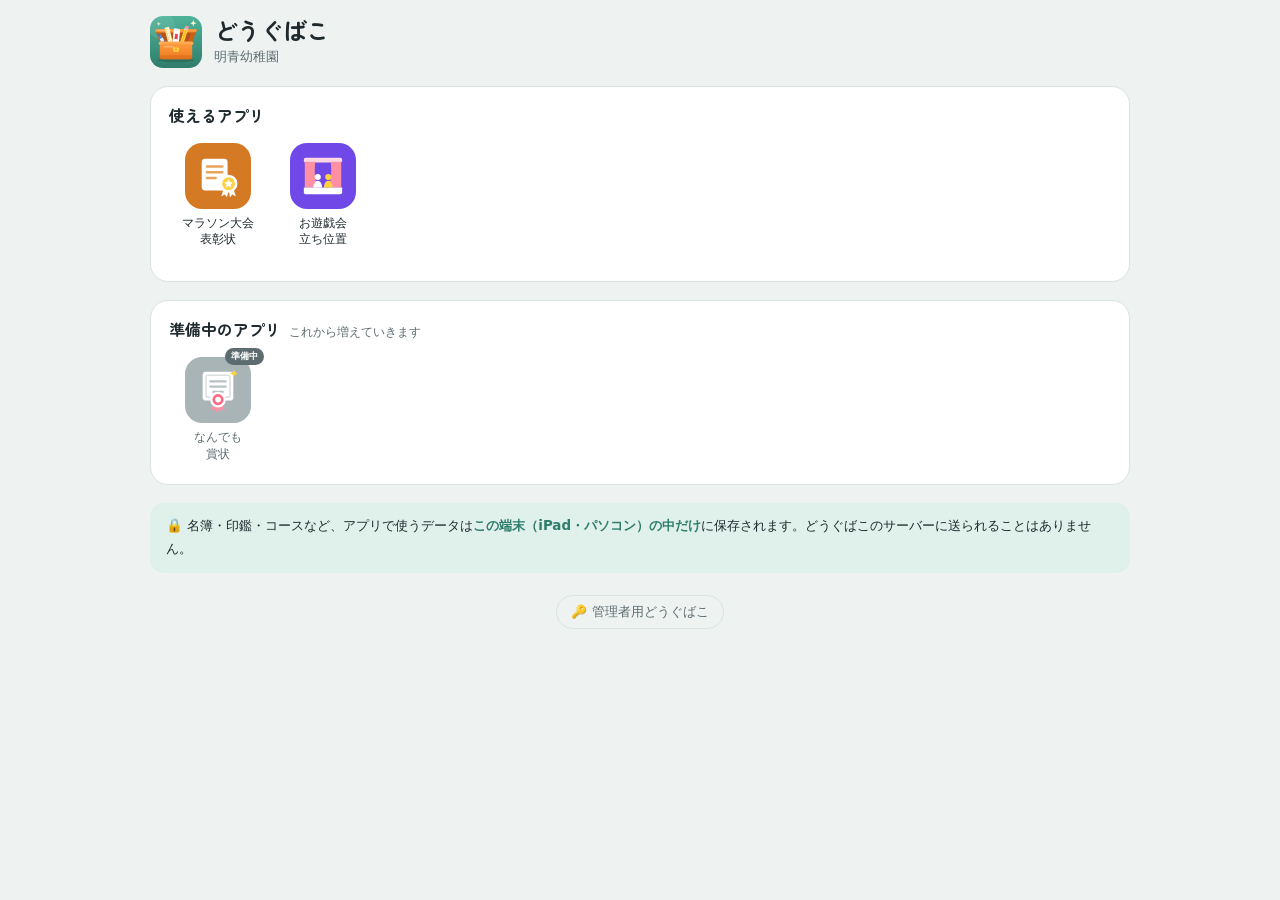
<file: index.html>
<!doctype html>
<html lang="ja">
<head>
<meta charset="utf-8">
<!-- 安全のための決まり：このページは自分のサイト以外と通信しない -->
<meta http-equiv="Content-Security-Policy" content="default-src 'self'; script-src 'self' 'unsafe-inline'; style-src 'self' 'unsafe-inline'; font-src 'self'; img-src 'self' data:; connect-src 'self'; object-src 'none'; base-uri 'self'; form-action 'self'">
<meta name="viewport" content="width=device-width, initial-scale=1, viewport-fit=cover">
<meta name="apple-mobile-web-app-capable" content="yes">
<meta name="mobile-web-app-capable" content="yes">
<meta name="apple-mobile-web-app-title" content="どうぐばこ">
<meta name="theme-color" content="#2f7d6b">
<title>どうぐばこ</title>
<link rel="apple-touch-icon" href="icon.png">
<link rel="icon" href="icon.svg" type="image/svg+xml">
<link rel="manifest" href="manifest.webmanifest">
<script defer src="common/license.js"></script>
<style>
/* 見出しの書体（どうぐばこの画面で使う文字だけの小さな版。サイトに置いてあり、オフラインでも使える） */
@font-face{font-family:"Zen Maru Gothic Box";font-weight:500;font-display:swap;src:url(fonts/ZenMaruGothic-box-500.woff2) format("woff2")}
@font-face{font-family:"Zen Maru Gothic Box";font-weight:700;font-display:swap;src:url(fonts/ZenMaruGothic-box-700.woff2) format("woff2")}
:root{
  --bg:#eef3f1; --surface:#ffffff; --ink:#1f2a2e; --muted:#5d6c70; --line:#d9e3df;
  --accent:#2f7d6b; --accent-ink:#ffffff; --accent-soft:#e0f0ea; --net:#b45309;
  --bad:#c92a2a; --bad-soft:#fdecec; --warn:#9a5b00; --warn-soft:#fff4dc;
  --c-shou:#d47a24; --c-jimu:#5f8a34; --c-wait:#a9b4b7; --demo:#6741d9; --demo-soft:#efeafd;
  --f-disp:"Zen Maru Gothic Box","Hiragino Maru Gothic ProN","Hiragino Sans",sans-serif;
  --f-body:"Hiragino Sans","Hiragino Kaku Gothic ProN","Yu Gothic UI",Meiryo,system-ui,sans-serif;
}
@media (prefers-color-scheme: dark){:root{
  --bg:#131a1c; --surface:#1c2427; --ink:#e7eeec; --muted:#9aa9ad; --line:#2b3538;
  --accent:#5db8a1; --accent-ink:#0f1f1b; --accent-soft:#1f3631; --net:#f0a35e;
  --bad:#ff8787; --bad-soft:#3a1f1f; --warn:#f0b35e; --warn-soft:#3a2e17;
  --c-shou:#e39446; --c-jimu:#82ad55; --c-wait:#4d585b; --demo:#b197fc; --demo-soft:#2a2340; color-scheme:dark}}
*{box-sizing:border-box}
html{-webkit-text-size-adjust:100%}
body{margin:0;background:var(--bg);color:var(--ink);font:15px/1.6 var(--f-body);min-height:100vh;
  padding:max(16px,env(safe-area-inset-top)) max(16px,env(safe-area-inset-right)) max(90px,env(safe-area-inset-bottom)) max(16px,env(safe-area-inset-left))}
button,input{font:inherit;color:inherit}
.wrap{max-width:980px;margin:0 auto;display:flex;flex-direction:column;gap:18px}

/* ---- 共通：中央のカード（ログインなど） ---- */
.center{min-height:calc(100vh - 120px);display:grid;place-items:center}
.card{width:100%;max-width:420px;background:var(--surface);border:1px solid var(--line);border-radius:22px;padding:28px 24px;display:flex;flex-direction:column;gap:14px;box-shadow:0 10px 30px rgba(0,0,0,.06)}
.card .logo{width:84px;height:84px;border-radius:21px;display:block;margin:0 auto 2px}
.card h1{margin:0;text-align:center;font:700 1.4rem/1.3 var(--f-disp)}
.card h2{margin:0;text-align:center;font:700 1.15rem/1.4 var(--f-disp)}
.card p{margin:0;font-size:.88rem;color:var(--muted);text-align:center;line-height:1.7}
.fld{display:flex;flex-direction:column;gap:4px;font-size:.85rem;font-weight:600}
.fld input{width:100%;font-size:16px;font-weight:400;padding:11px 12px;border:1px solid var(--line);border-radius:12px;background:var(--bg)}
.fld input:focus-visible{outline:2px solid var(--accent);outline-offset:1px}
.code{letter-spacing:.5em;text-align:center;font-size:24px!important;font-variant-numeric:tabular-nums}
.btn{border:0;border-radius:999px;padding:12px 20px;font-weight:700;cursor:pointer;background:var(--accent);color:var(--accent-ink);font-size:1rem}
.btn:disabled{opacity:.5;cursor:default}
.btn.ghost{background:transparent;color:var(--accent);border:1px solid var(--line)}
.btn:focus-visible,.linkbtn:focus-visible{outline:2px solid var(--accent);outline-offset:2px}
.linkbtn{background:none;border:0;color:var(--accent);cursor:pointer;font-size:.85rem;padding:2px;text-decoration:underline}
.err{background:var(--bad-soft);color:var(--bad);border-radius:10px;padding:9px 12px;font-size:.85rem}
.check{display:flex;gap:8px;align-items:flex-start;font-size:.85rem;color:var(--muted)}
.check input{margin-top:4px;width:18px;height:18px;flex:none}
.note{font-size:.78rem;color:var(--muted);line-height:1.7;background:var(--accent-soft);border-radius:12px;padding:10px 12px}
.demohint{font-size:.8rem;background:var(--demo-soft);color:var(--demo);border-radius:12px;padding:10px 12px;line-height:1.7}
.demohint b{font-variant-numeric:tabular-nums}
.demohint .accts{display:flex;flex-wrap:wrap;gap:6px;margin-top:6px}
.demohint button{border:1px solid var(--demo);background:var(--surface);color:var(--demo);border-radius:999px;padding:3px 10px;font-size:.78rem;cursor:pointer}

/* ---- 許可証を受け取る ---- */
.steps{list-style:none;margin:0;padding:0;display:flex;flex-direction:column;gap:10px}
.steps li{display:flex;gap:10px;align-items:center;font-size:.92rem;color:var(--muted)}
.steps li i{width:24px;height:24px;border-radius:50%;border:2px solid var(--line);display:grid;place-items:center;font-style:normal;font-size:.8rem;flex:none}
.steps li.doing{color:var(--ink)}
.steps li.doing i{border-color:var(--accent);border-top-color:transparent;animation:spin .8s linear infinite}
.steps li.done{color:var(--ink)}
.steps li.done i{background:var(--accent);border-color:var(--accent);color:var(--accent-ink)}
@keyframes spin{to{transform:rotate(360deg)}}
.pass{border:1px solid var(--line);border-radius:16px;padding:14px 16px;display:grid;grid-template-columns:auto 1fr;gap:4px 14px;font-size:.88rem}
.pass dt{color:var(--muted)}
.pass dd{margin:0;font-weight:600}
.big-ok{width:56px;height:56px;border-radius:50%;background:var(--accent);color:var(--accent-ink);display:grid;place-items:center;font-size:1.8rem;margin:0 auto}
.big-ng{width:56px;height:56px;border-radius:50%;background:var(--bad-soft);color:var(--bad);display:grid;place-items:center;font-size:1.7rem;margin:0 auto}

/* ---- メニュー ---- */
.top{display:flex;align-items:center;gap:12px;flex-wrap:wrap}
.top img{width:52px;height:52px;border-radius:13px;flex:none;display:block}
.top .ttl{margin-right:auto}
.top h1{margin:0;font:700 1.45rem/1.2 var(--f-disp)}
.top p{margin:2px 0 0;font-size:.8rem;color:var(--muted)}
.chip{display:flex;align-items:center;gap:8px;border:1px solid var(--line);background:var(--surface);border-radius:999px;padding:6px 12px 6px 8px;cursor:pointer;font-size:.8rem;text-align:left;line-height:1.3}
.chip .dot{width:10px;height:10px;border-radius:50%;background:var(--accent);flex:none}
.chip.warn .dot{background:var(--warn)}
.chip small{display:block;color:var(--muted);font-size:.72rem}
section{background:var(--surface);border:1px solid var(--line);border-radius:18px;padding:16px 18px 18px}
section h2{margin:0 0 12px;font:700 1rem var(--f-disp);display:flex;align-items:baseline;gap:8px}
section h2 small{font:400 .76rem var(--f-body);color:var(--muted)}
.grid{display:grid;grid-template-columns:repeat(auto-fill,minmax(96px,1fr));gap:16px 8px}
.app{display:flex;flex-direction:column;align-items:center;gap:6px;text-decoration:none;color:var(--ink);background:none;border:0;padding:4px 0;font:inherit;cursor:pointer;border-radius:12px;position:relative}
.app:focus-visible{outline:2px solid var(--accent);outline-offset:2px}
.app .tile{width:66px;height:66px;border-radius:17px;display:grid;place-items:center;color:#fff;transition:transform .15s}
.app .tile svg{width:46px;height:46px;display:block}
.app:hover .tile{transform:translateY(-2px)}
.app > span:last-child{font-size:.78rem;line-height:1.3;text-align:center}
.app .net{position:absolute;top:-4px;right:calc(50% - 44px);background:var(--net);color:#fff;font-size:.58rem;font-weight:700;padding:1px 6px;border-radius:999px;font-style:normal}
.app .lock{position:absolute;top:-6px;left:calc(50% - 42px);font-size:.95rem;font-style:normal}
.app.locked .tile{background:var(--c-wait)!important}
.app.soon .tile{background:var(--c-wait)}
.app.soon > span:last-child{color:var(--muted)}
.app .badge{position:absolute;top:-5px;right:calc(50% - 46px);background:var(--muted);color:var(--surface);font-size:.58rem;font-weight:700;padding:1px 6px;border-radius:999px;font-style:normal}
.app.locked > span:last-child{color:var(--muted)}
.legend{margin:12px 0 0;font-size:.76rem;color:var(--muted);display:flex;flex-wrap:wrap;gap:4px 14px}
.legend i{display:inline-block;background:var(--net);color:#fff;font-style:normal;font-size:.6rem;font-weight:700;padding:0 6px;border-radius:999px;margin-right:4px;vertical-align:1px}
.privacy{background:var(--accent-soft);border-radius:14px;padding:12px 16px;font-size:.84rem;line-height:1.7}
.privacy b{color:var(--accent)}
.adminlink{text-align:center;margin:4px 0 0;font-size:.8rem}
.adminlink a{color:var(--muted);text-decoration:none;border:1px solid var(--line);border-radius:999px;padding:6px 14px;display:inline-block}

/* ---- ダイアログ・お知らせ ---- */
dialog{border:0;border-radius:20px;padding:0;max-width:440px;width:calc(100% - 32px);background:var(--surface);color:var(--ink);box-shadow:0 20px 50px rgba(0,0,0,.3)}
dialog::backdrop{background:rgba(0,0,0,.4)}
.dlg{padding:22px 20px;display:flex;flex-direction:column;gap:12px}
.dlg h3{margin:0;font:700 1.1rem var(--f-disp)}
.dlg .row{display:flex;gap:8px;justify-content:flex-end;flex-wrap:wrap}
#toast{position:fixed;left:50%;bottom:max(84px,calc(env(safe-area-inset-bottom) + 70px));transform:translateX(-50%);background:var(--ink);color:var(--surface);padding:10px 18px;border-radius:14px;font-size:.85rem;opacity:0;transition:opacity .2s;pointer-events:none;max-width:calc(100% - 32px);text-align:center;z-index:50}
#toast.show{opacity:1}
.offbar{position:sticky;top:0;z-index:20;background:var(--warn-soft);color:var(--warn);border-radius:10px;padding:6px 12px;font-size:.8rem;text-align:center;margin:0 auto 12px;max-width:980px}

/* ---- 試作の体験メニュー ---- */
#demoBtn[hidden]{display:none}
#demoBtn{position:fixed;right:max(16px,env(safe-area-inset-right));bottom:max(16px,env(safe-area-inset-bottom));z-index:40;background:var(--demo);color:#fff;border:0;border-radius:999px;padding:11px 16px;font-weight:700;font-size:.85rem;cursor:pointer;box-shadow:0 6px 18px rgba(0,0,0,.2)}
.demo h3{color:var(--demo)}
.demo p{margin:0;font-size:.8rem;color:var(--muted);line-height:1.6}
.demo .grp{border-top:1px solid var(--line);padding-top:10px;display:flex;flex-direction:column;gap:6px}
.demo .grp b{font-size:.85rem}
.demo .acts{display:flex;flex-wrap:wrap;gap:6px}
.demo .acts button{border:1px solid var(--line);background:var(--bg);border-radius:999px;padding:6px 12px;font-size:.8rem;cursor:pointer}
.demo .acts button.on{background:var(--demo);color:#fff;border-color:var(--demo)}
.demo .now{font-size:.78rem;background:var(--demo-soft);border-radius:10px;padding:8px 10px;line-height:1.7}
@media (prefers-reduced-motion:reduce){.tile{transition:none}.steps li.doing i{animation:none}}
</style>
</head>
<body>
<div id="offbar" class="offbar" hidden>📴 ネットを切った状態を再現しています（体験メニューで戻せます）</div>
<main id="screen"></main>
<button id="demoBtn" type="button" hidden>🧪 試作の体験メニュー</button>
<dialog id="dlg"></dialog>
<div id="toast" role="status"></div>

<!-- アプリの一覧（先生用・管理者用のメニューで共通） -->
<script src="common/apps.js"></script>
<script>
'use strict';
let L = null; // 共通部品（common/license.js）が読み込まれてから入る
const $ = s => document.querySelector(s);
const esc = s => String(s ?? '').replace(/[&<>"']/g, c => ({ '&': '&amp;', '<': '&lt;', '>': '&gt;', '"': '&quot;', "'": '&#39;' }[c]));
const fmtDate = t => new Date(t).toLocaleDateString('ja-JP', { year: 'numeric', month: 'long', day: 'numeric' });
const fmtDT = t => new Date(t).toLocaleString('ja-JP', { month: 'numeric', day: 'numeric', hour: '2-digit', minute: '2-digit' });
const daysLeft = pl => Math.max(0, Math.ceil((pl.exp - Date.now()) / L.DAY));
const sleep = ms => new Promise(r => setTimeout(r, ms));
let toastT;
function toast(msg, ms = 2600) { const t = $('#toast'); t.textContent = msg; t.classList.add('show'); clearTimeout(toastT); toastT = setTimeout(() => t.classList.remove('show'), ms); }
function show(html) { $('#screen').innerHTML = html; $('#offbar').hidden = !(L.loginRequired && L.isOffline()); window.scrollTo(0, 0); }
const ERR = {
  bad_login: 'メールアドレスかパスワードが違います。',
  ended: 'この園のご契約は終了しています。園の管理者にお問い合わせください。',
  stopped: 'このアカウントは利用が停止されています。園の管理者にお問い合わせください。',
  offline: 'インターネットにつながっていません。つながる場所でもう一度お試しください。',
  bad_code: '確認コードが違います。メールに書かれた6けたの数字を入れてください。',
  expired_code: '確認コードの有効期限が切れました。もう一度ログインしてください。',
};

/* ============================================================
   起動：どうぐばこを開いたとき
   ・許可証が有効 → すぐメニュー（必要なら裏で更新）
   ・許可証がない → ログイン
   ・期限切れ → 更新を試す（ネットがなければ案内）
   ============================================================ */
async function boot() {
  // ログインなしで使う設定（common/license.js の LOGIN_REQUIRED = false）のときは、すぐメニューを出す
  $('#demoBtn').hidden = !L.loginRequired;
  if (!L.loginRequired) {
    // 体験メニューを出さないので、以前の「ネットを切った状態の再現」が残っていたら解除する
    try { L.demo && L.demo.setOffline(false); } catch (e) { }
    return showMenu(L.profile || { orgName: '明青幼稚園', staff: '', plan: 'standard', apps: ['marathon', 'busroute', 'oyugikai'] });
  }
  const st = await L.status();
  if (st.state === 'none' || st.state === 'bad') { if (st.state === 'bad') L.logout(); return showLogin(st.state === 'bad' ? '利用許可証を確認できなかったため、ログインし直してください。' : ''); }
  if (st.state === 'expired') {
    show(`<div class="center"><div class="card"><img class="logo" src="icon.svg" alt=""><h2>利用許可証を更新しています…</h2></div></div>`);
    const r = await L.renew();
    if (r.result === 'ok') { toast('利用許可証を更新しました'); return showMenu(r.payload); }
    return showBlocked(r.result, st.payload);
  }
  showMenu(st.payload);
  if (L.needsRenew(st.payload)) backgroundRenew(st.payload);
}
async function backgroundRenew(prev) {
  const r = await L.renew();
  if (r.result === 'ok') {
    if (r.payload.plan !== prev.plan) { toast(`プランが「${L.PLANS[r.payload.plan].name}」に変わりました`); showMenu(r.payload); return; }
    showMenu(r.payload);
    toast('（試作の表示）裏で利用許可証を自動更新しました。ふだんは表示されません', 3800);
  } else if (r.result === 'ended' || r.result === 'stopped') showBlocked(r.result, prev);
  // offline のときは何もしない（期限まではそのまま使える）
}

/* ---------- ログイン ---------- */
function showLogin(errMsg, email = '') {
  show(`<div class="center"><form class="card" id="fLogin" novalidate>
    <img class="logo" src="icon.svg" alt="">
    <h1>どうぐばこ</h1>
    <p>園から届いた招待メールに書かれた<br>メールアドレスとパスワードでログインします。</p>
    ${errMsg ? `<div class="err">${esc(errMsg)}</div>` : ''}
    <label class="fld">メールアドレス<input id="em" type="email" autocomplete="username" inputmode="email" value="${esc(email)}" placeholder="例：sensei@example.com"></label>
    <label class="fld">パスワード<input id="pw" type="password" autocomplete="current-password"></label>
    <button class="btn" id="bLogin" type="submit">ログイン</button>
    <div style="text-align:center"><button class="linkbtn" type="button" id="forgot">パスワードを忘れたとき</button></div>
    <div class="demohint">🧪 試作版のため、本物のアカウントはありません。下のボタンでデモ用のアカウントを入力できます（パスワードはすべて demo1234）。
      <div class="accts"><button type="button" data-em="demo@example.com">スタンダードの園</button><button type="button" data-em="light@example.com">ライトの園</button><button type="button" data-em="ended@example.com">契約が終わった園</button></div></div>
    <div class="note">🔒 ログインで送るのは、メールアドレスとパスワードだけです。名簿や印鑑などのデータは、この端末の中だけで使われます。</div>
  </form></div>`);
  $('#fLogin').querySelectorAll('[data-em]').forEach(b => b.onclick = () => { $('#em').value = b.dataset.em; $('#pw').value = 'demo1234'; $('#bLogin').focus(); });
  $('#forgot').onclick = () => toast('本番では、パスワードを作り直すためのメールが届きます（試作では未対応）', 3500);
  $('#fLogin').onsubmit = async e => {
    e.preventDefault();
    const em = $('#em').value.trim(), pw = $('#pw').value;
    if (!em || !pw) { toast('メールアドレスとパスワードを入れてください'); return; }
    const b = $('#bLogin'); b.disabled = true; b.textContent = '確認しています…';
    try {
      const r = await L.login(em, pw);
      if (r.needCode) showCode(r, em); else showIssuing(true);
    } catch (err) { showLogin(ERR[err.code] || 'ログインできませんでした。', em); }
  };
  setTimeout(() => (email ? $('#pw') : $('#em')).focus(), 50);
}

/* ---------- 確認コード（2段階認証） ---------- */
function showCode(r, email, errMsg) {
  show(`<div class="center"><form class="card" id="fCode" novalidate>
    <img class="logo" src="icon.svg" alt="">
    <h2>確認コードを入れてください</h2>
    <p><b>${esc(r.sentTo)}</b> に、6けたの確認コードをメールで送りました。</p>
    ${errMsg ? `<div class="err">${esc(errMsg)}</div>` : ''}
    <label class="fld">確認コード<input id="cd" class="code" inputmode="numeric" autocomplete="one-time-code" maxlength="6" placeholder="000000"></label>
    <label class="check"><input type="checkbox" id="trust" checked> この端末を信頼する（30日間は確認コードを省略します。共用のiPadでは外してください）</label>
    <button class="btn" id="bCode" type="submit">確認する</button>
    <div style="text-align:center"><button class="linkbtn" type="button" id="back">ログイン画面に戻る</button></div>
    <div class="demohint">🧪 試作版のためメールは届きません。確認コードは <b>${esc(r.demoCode)}</b> です。<br><button type="button" id="fill" style="margin-top:6px">コードを入力する</button></div>
  </form></div>`);
  $('#fill').onclick = () => { $('#cd').value = r.demoCode; $('#bCode').focus(); };
  $('#back').onclick = () => showLogin('', email);
  $('#cd').addEventListener('input', e => { e.target.value = e.target.value.replace(/\D/g, '').slice(0, 6); });
  $('#fCode').onsubmit = async e => {
    e.preventDefault();
    const b = $('#bCode'); b.disabled = true; b.textContent = '確認しています…';
    try { await L.confirm(r.ticket, $('#cd').value, $('#trust').checked); showIssuing(false); }
    catch (err) { if (err.code === 'expired_code') showLogin(ERR.expired_code, email); else showCode(r, email, ERR[err.code] || '確認できませんでした。'); }
  };
  setTimeout(() => $('#cd').focus(), 50);
}

/* ---------- 許可証を受け取る（端末に保存） ---------- */
async function showIssuing(skippedCode) {
  show(`<div class="center"><div class="card">
    <img class="logo" src="icon.svg" alt="">
    <h2>この端末で使えるようにしています</h2>
    ${skippedCode ? '<p>信頼済みの端末のため、確認コードを省略しました。</p>' : ''}
    <ul class="steps" id="steps">
      <li><i></i>園のご契約を確認</li>
      <li><i></i>利用許可証を受け取る</li>
      <li><i></i>この端末に保存</li>
    </ul></div></div>`);
  const lis = [...document.querySelectorAll('#steps li')];
  for (const li of lis) { li.className = 'doing'; await sleep(550); li.className = 'done'; li.querySelector('i').textContent = '✓'; }
  await sleep(250);
  const st = await L.status();
  const pl = st.payload;
  show(`<div class="center"><div class="card">
    <div class="big-ok">✓</div>
    <h2>準備ができました</h2>
    <dl class="pass">
      <dt>園</dt><dd>${esc(pl.orgName)}</dd>
      <dt>先生</dt><dd>${esc(pl.staff)}</dd>
      <dt>プラン</dt><dd>${esc(L.PLANS[pl.plan].name)}（${pl.apps.map(a => esc(L.APP_NAMES[a])).join('・')}）</dd>
      <dt>有効期限</dt><dd>${fmtDate(pl.exp)}</dd>
    </dl>
    <p>この日までは、インターネットにつながっていなくても使えます。<br>期限が近づくと、どうぐばこを開いたときに自動で更新されます。</p>
    <button class="btn" id="go" type="button">どうぐばこを開く</button>
  </div></div>`);
  $('#go').onclick = () => showMenu(pl);
  $('#go').focus();
}

/* ---------- 使えないとき ---------- */
function showBlocked(kind, pl) {
  const m = {
    offline: ['インターネットにつないでください', `利用許可証の期限（${pl ? fmtDate(pl.exp) : ''}）が切れています。インターネットにつながる場所で開くと、自動で更新されます。`, '<button class="btn" id="retry" type="button">もう一度試す</button>'],
    ended: ['ご利用期間が終了しました', '園のご契約が終了したため、どうぐばこのアプリは使えなくなりました。この端末に保存した名簿などのデータは、端末の中に残っています。', '<button class="btn ghost" id="relogin" type="button">ログイン画面へ</button>'],
    stopped: ['このアカウントは利用が停止されています', '園の管理者が、このアカウントの利用を止めました。心当たりがない場合は、園の管理者にお問い合わせください。', '<button class="btn ghost" id="relogin" type="button">ログイン画面へ</button>'],
    error: ['確認できませんでした', '時間をおいて、もう一度お試しください。', '<button class="btn" id="retry" type="button">もう一度試す</button>'],
  }[kind] || ['確認できませんでした', '', '<button class="btn" id="retry" type="button">もう一度試す</button>'];
  show(`<div class="center"><div class="card">
    <div class="big-ng">${kind === 'offline' ? '📴' : '!'}</div>
    <h2>${m[0]}</h2><p>${m[1]}</p>${m[2]}</div></div>`);
  $('#retry')?.addEventListener('click', boot);
  $('#relogin')?.addEventListener('click', () => { L.logout(); showLogin(''); });
}

/* ---------- メニュー ---------- */
// アプリの一覧は common/apps.js（先生用・管理者用のメニューで共通）。ここには先生用（for: 'all'）だけを出す
const DA = window.DouguApps;
const ICONS = DA.ICONS, SOON = DA.SOON;
const APPS = DA.forTeachers().map(a => ({ ...a, href: a.path }));
function showMenu(pl) {
  const near = L.loginRequired && daysLeft(pl) <= 7;
  show(`<div class="wrap">
    <div class="top">
      <img src="icon.svg" alt="">
      <div class="ttl"><h1>どうぐばこ</h1><p>${esc(pl.orgName)}</p></div>
      ${L.loginRequired ? `<button class="chip ${near ? 'warn' : ''}" id="chip" type="button"><span class="dot"></span><span>${esc(pl.staff)}<small>${esc(L.PLANS[pl.plan].name)}プラン・あと${daysLeft(pl)}日有効</small></span></button>` : ''}
    </div>
    <section>
      <h2>使えるアプリ</h2>
      <div class="grid">${APPS.map(a => {
        const ok = pl.apps.includes(a.id);
        return ok ? `<a class="app" href="${a.href}">${a.net ? '<em class="net">ネット</em>' : ''}<span class="tile" style="background:${a.color}">${ICONS[a.id]}</span><span>${a.n}</span></a>`
          : `<button class="app locked" type="button" data-lock="${a.id}"><em class="lock">🔒</em><span class="tile">${ICONS[a.id]}</span><span>${a.n}</span></button>`;
      }).join('')}</div>
      <p class="legend">${APPS.some(a => a.net) ? '<span><i>ネット</i>地図などのためにインターネットを使うアプリ（園児の情報は送りません）</span>' : ''}${APPS.some(a => !pl.apps.includes(a.id)) ? '<span>🔒 今のプランでは使えないアプリ</span>' : ''}</p>
    </section>
    <section>
      <h2>準備中のアプリ <small>これから増えていきます</small></h2>
      <div class="grid">${SOON.map(a => `<button class="app soon" type="button" data-soon="${esc(a.name)}"><em class="badge">準備中</em><span class="tile">${ICONS[a.id]}</span><span>${a.n}</span></button>`).join('')}</div>
    </section>
    <div class="privacy">🔒 名簿・印鑑・コースなど、アプリで使うデータは<b>この端末（iPad・パソコン）の中だけ</b>に保存されます。どうぐばこのサーバーに送られることはありません。</div>
    <p class="adminlink"><a href="kanri/">🔑 管理者用どうぐばこ</a></p>
  </div>`);
  $('#chip')?.addEventListener('click', () => accountDialog(pl));
  document.querySelectorAll('[data-soon]').forEach(b => b.onclick = () => toast(`「${b.dataset.soon}」は準備中です。できあがったら、ここから使えるようになります`, 3200));
  document.querySelectorAll('[data-lock]').forEach(b => b.onclick = () => {
    const plan = Object.values(L.PLANS).find(p => p.apps.includes(b.dataset.lock));
    openDlg(`<div class="dlg"><h3>🔒 ${L.APP_NAMES[b.dataset.lock]}</h3><p style="margin:0;font-size:.9rem;line-height:1.7">このアプリは<b>${plan.name}プラン</b>で使えます。園の管理者がプランを変更すると、次にどうぐばこを開いたときから使えるようになります。</p><div class="row"><button class="btn" data-close type="button">閉じる</button></div></div>`);
  });
}
function accountDialog(pl) {
  openDlg(`<div class="dlg"><h3>アカウントと利用許可証</h3>
    <dl class="pass">
      <dt>園</dt><dd>${esc(pl.orgName)}</dd>
      <dt>先生</dt><dd>${esc(pl.staff)}</dd>
      <dt>メール</dt><dd style="word-break:break-all">${esc(pl.sub)}</dd>
      <dt>プラン</dt><dd>${esc(L.PLANS[pl.plan].name)}</dd>
      <dt>有効期限</dt><dd>${fmtDate(pl.exp)}（あと${daysLeft(pl)}日）</dd>
      <dt>最終確認</dt><dd>${L.lastChecked() ? fmtDT(L.lastChecked()) : '—'}</dd>
    </dl>
    <p style="margin:0;font-size:.8rem;color:var(--muted);line-height:1.7">期限までは、インターネットにつながっていなくても使えます。期限の7日前からと、1日に1回、どうぐばこを開いたときに自動で確認・更新します。</p>
    <div class="row"><button class="btn ghost" id="logout" type="button">ログアウト</button><button class="btn" data-close type="button">閉じる</button></div></div>`);
  $('#logout').onclick = () => {
    openDlg(`<div class="dlg"><h3>ログアウトしますか？</h3><p style="margin:0;font-size:.9rem;line-height:1.7">この端末の利用許可証を消します。アプリを使うには、もう一度ログインが必要です。<br>名簿や印鑑などのデータは消えません。</p>
      <div class="row"><button class="btn ghost" data-close type="button">やめる</button><button class="btn" id="doLogout" type="button">ログアウト</button></div></div>`);
    $('#doLogout').onclick = () => { closeDlg(); L.logout(); showLogin(''); toast('ログアウトしました'); };
  };
}
function openDlg(html) { const d = $('#dlg'); d.innerHTML = html; d.querySelectorAll('[data-close]').forEach(b => b.onclick = closeDlg); if (!d.open) d.showModal(); }
function closeDlg() { const d = $('#dlg'); if (d.open) d.close(); }
$('#dlg').addEventListener('click', e => { if (e.target === $('#dlg')) closeDlg(); });

/* ============================================================
   試作の体験メニュー（本番にはありません）
   いろいろな状況を再現して、使い心地を確かめるためのもの
   ============================================================ */
async function demoMenu() {
  const D = L.demo; const S = D.server;
  const st = await L.status(); const pl = st.payload; const email = D.currentEmail();
  const orgId = email && S.orgOf(email); const org = orgId && S.org(orgId);
  const stateText = { none: 'ログインしていません', bad: '許可証が書き換えられています', expired: '許可証の期限が切れています', ok: '有効な許可証があります' }[st.state] || st.state;
  openDlg(`<div class="dlg demo"><h3>🧪 試作の体験メニュー</h3>
    <p>いろいろな状況を再現できます。操作すると「どうぐばこを開き直した」ときの動きになります。</p>
    <div class="now">今の状態：<b>${stateText}</b>${pl ? `<br>${esc(pl.orgName)}／${esc(pl.staff)}／${esc(L.PLANS[pl.plan].name)}／期限 ${fmtDate(pl.exp)}` : ''}${L.isOffline() ? '<br>📴 ネットを切った状態' : ''}</div>
    <div class="grp"><b>インターネット</b><p>ネットがないときでも、許可証の期限内ならそのまま使えます。</p>
      <div class="acts"><button type="button" class="${L.isOffline() ? '' : 'on'}" data-a="online">つながっている</button><button type="button" class="${L.isOffline() ? 'on' : ''}" data-a="offline">ネットを切る</button></div></div>
    ${email ? `
    <div class="grp"><b>許可証の期限</b><p>「期限が近い」にすると、開いたときに裏で自動更新されます。「期限切れ」はネットがあれば自動で更新、なければ案内が出ます。</p>
      <div class="acts"><button type="button" data-a="near">期限が近い（あと2日）</button><button type="button" data-a="expire">期限切れにする</button><button type="button" data-a="tamper">許可証を書き換える</button></div></div>
    <div class="grp"><b>園の管理者・会社側の操作</b><p>次に許可証を確認したとき（開いたとき）に反映されます。</p>
      <div class="acts">
        <button type="button" data-a="plan" data-p="${org && org.plan === 'standard' ? 'light' : 'standard'}">プランを「${org && org.plan === 'standard' ? 'ライト' : 'スタンダード'}」に変える</button>
        <button type="button" data-a="${org && org.active ? 'end' : 'resume'}">${org && org.active ? '園の契約を終了する' : '園の契約を再開する'}</button>
        <button type="button" data-a="${S.isStopped(email) ? 'unstop' : 'stop'}">${S.isStopped(email) ? 'この先生の停止を解除' : 'この先生の利用を停止'}</button>
      </div></div>` : `<div class="grp"><b>園の管理者・会社側の操作</b><p>ログインすると操作できます。「契約が終わった園」のアカウントでログインを試すこともできます。</p>
      <div class="acts"><button type="button" data-a="resumeAll">契約が終わった園を再開する</button></div></div>`}
    <div class="grp"><b>アプリを直接開く</b><p>ホーム画面からではなく、アプリのURLを直接開いたときの動きです（許可証がないと使えません）。</p>
      <div class="acts"><a href="marathon/" style="text-decoration:none"><button type="button">マラソン表彰状を開く</button></a><a href="busroute/" style="text-decoration:none"><button type="button">バスルートを開く</button></a></div></div>
    <div class="grp"><div class="acts"><button type="button" data-a="reset">体験を最初からやり直す</button><button type="button" data-close>閉じる</button></div></div>
  </div>`);
  document.querySelectorAll('.demo [data-a]').forEach(b => b.onclick = async () => {
    const a = b.dataset.a; let msg = '';
    if (a === 'online') { D.setOffline(false); msg = 'ネットにつながった状態にしました'; }
    if (a === 'offline') { D.setOffline(true); msg = 'ネットを切った状態にしました'; }
    if (a === 'near') { await D.setExpiry(Date.now() + 2 * L.DAY); msg = '許可証の期限を「あと2日」にしました'; }
    if (a === 'expire') { await D.setExpiry(Date.now() - 60000); msg = '許可証を期限切れにしました'; }
    if (a === 'tamper') { D.tamper(); msg = '許可証の中身を書き換えました（プランを勝手に上げた想定）'; }
    if (a === 'plan') { S.setPlan(orgId, b.dataset.p); D.forceRecheck(); msg = `園のプランを「${L.PLANS[b.dataset.p].name}」に変えました`; }
    if (a === 'end') { S.setActive(orgId, false); D.forceRecheck(); msg = '園の契約を終了しました'; }
    if (a === 'resume') { S.setActive(orgId, true); D.forceRecheck(); msg = '園の契約を再開しました'; }
    if (a === 'resumeAll') { S.setActive('aozora', true); msg = '「あおぞら幼稚園」の契約を再開しました'; }
    if (a === 'stop') { S.setStopped(email, true); D.forceRecheck(); msg = 'この先生の利用を停止しました'; }
    if (a === 'unstop') { S.setStopped(email, false); D.forceRecheck(); msg = 'この先生の停止を解除しました'; }
    if (a === 'reset') { D.resetAll(); msg = '体験を最初からやり直します'; }
    closeDlg();
    toast(msg + ' → どうぐばこを開き直します', 2200);
    await sleep(900);
    boot();
  });
}
$('#demoBtn').onclick = demoMenu;

// オフライン対応：一度開いたアプリを端末に保存する（sw.js）。端末に保存したデータが自動で消されにくくする
if (/^https?:$/.test(location.protocol)) {
  if ('serviceWorker' in navigator) navigator.serviceWorker.register('sw.js').catch(() => {});
  if (navigator.storage && navigator.storage.persist) navigator.storage.persist().catch(() => {});
}
document.addEventListener('DOMContentLoaded', () => {
  L = window.DouguLicense;
  if (!L) show('<div class="center"><div class="card"><h2>読み込みに失敗しました</h2><p>common/license.js が見つかりません。</p></div></div>');
  else boot();
});
</script>
</body>
</html>
</file>
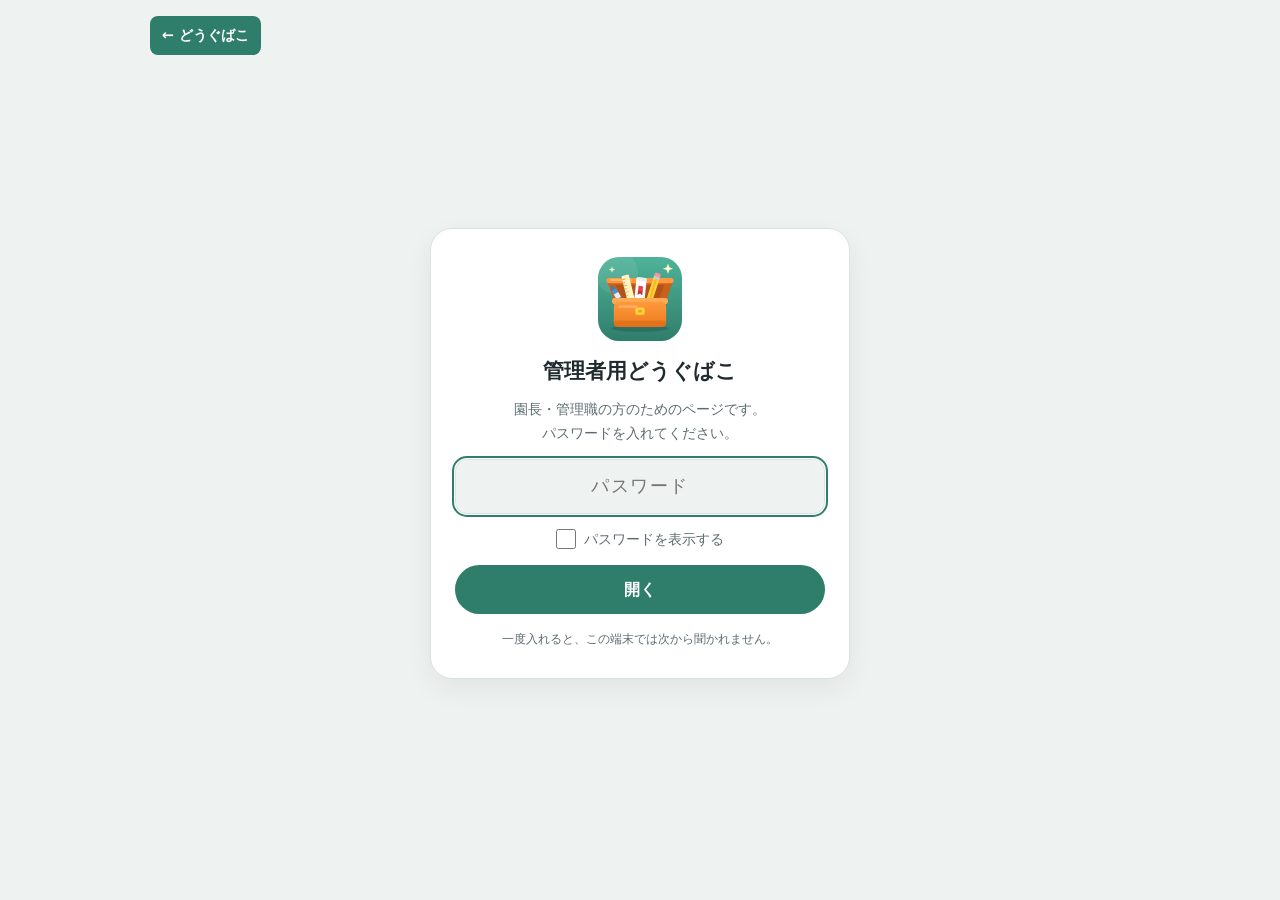
<file: kanri/index.html>
<!doctype html>
<html lang="ja">
<head>
<meta charset="utf-8">
<!-- 安全のための決まり：このページは自分のサイト以外と通信しない -->
<meta http-equiv="Content-Security-Policy" content="default-src 'self'; script-src 'self' 'unsafe-inline'; style-src 'self' 'unsafe-inline'; font-src 'self'; img-src 'self' data:; connect-src 'self'; object-src 'none'; base-uri 'self'; form-action 'self'">
<meta name="viewport" content="width=device-width, initial-scale=1, viewport-fit=cover">
<meta name="apple-mobile-web-app-capable" content="yes">
<meta name="apple-mobile-web-app-title" content="どうぐばこ">
<meta name="theme-color" content="#2f7d6b">
<meta name="robots" content="noindex">
<title>どうぐばこ（管理者用）</title>
<link rel="manifest" href="../manifest.webmanifest">
<link rel="icon" href="../icon.svg" type="image/svg+xml">
<!-- アプリの一覧（先生用・管理者用のメニューで共通） -->
<script src="../common/apps.js"></script>
<style>
:root{
  --bg:#eef3f1; --surface:#ffffff; --ink:#1f2a2e; --muted:#5d6c70; --line:#d9e3df;
  --accent:#2f7d6b; --accent-ink:#ffffff; --accent-soft:#e0f0ea; --net:#b45309; --admin:#8a5a00; --admin-soft:#fff4dc;
  --bad:#c92a2a; --bad-soft:#fdecec; --c-wait:#a9b4b7;
  --f-disp:"Hiragino Maru Gothic ProN","Zen Maru Gothic","Hiragino Sans",sans-serif;
  --f-body:"Hiragino Sans","Hiragino Kaku Gothic ProN","Yu Gothic UI",Meiryo,system-ui,sans-serif;
}
@media (prefers-color-scheme: dark){:root{
  --bg:#131a1c; --surface:#1c2427; --ink:#e7eeec; --muted:#9aa9ad; --line:#2b3538;
  --accent:#5db8a1; --accent-ink:#0f1f1b; --accent-soft:#1f3631; --net:#f0a35e; --admin:#f0b35e; --admin-soft:#3a2e17;
  --bad:#ff8787; --bad-soft:#3a1f1f; --c-wait:#4d585b; color-scheme:dark}}
*{box-sizing:border-box}
html{-webkit-text-size-adjust:100%}
body{margin:0;background:var(--bg);color:var(--ink);font:15px/1.6 var(--f-body);min-height:100vh;
  padding:max(16px,env(safe-area-inset-top)) max(16px,env(safe-area-inset-right)) max(24px,env(safe-area-inset-bottom)) max(16px,env(safe-area-inset-left))}
button,input{font:inherit;color:inherit}
.wrap{max-width:980px;margin:0 auto;display:flex;flex-direction:column;gap:18px}
.back{display:inline-block;color:#fff;background:var(--accent);text-decoration:none;font-weight:700;border-radius:8px;padding:8px 12px;font-size:.9rem}
.top{display:flex;align-items:center;gap:12px;flex-wrap:wrap}
.top img{width:52px;height:52px;border-radius:13px;flex:none;display:block}
.top .ttl{margin-right:auto}
.top h1{margin:0;font:700 1.45rem/1.2 var(--f-disp)}
.top p{margin:2px 0 0;font-size:.8rem;color:var(--muted)}
.badge-admin{display:inline-block;background:var(--admin-soft);color:var(--admin);border-radius:999px;padding:2px 10px;font-size:.75rem;font-weight:700;margin-left:6px;vertical-align:3px}
section{background:var(--surface);border:1px solid var(--line);border-radius:18px;padding:16px 18px 18px}
section.admin{border-color:var(--admin);box-shadow:0 0 0 3px var(--admin-soft)}
section h2{margin:0 0 12px;font:700 1rem var(--f-disp);display:flex;align-items:baseline;gap:8px}
section h2 small{font:400 .76rem var(--f-body);color:var(--muted)}
.grid{display:grid;grid-template-columns:repeat(auto-fill,minmax(96px,1fr));gap:16px 8px}
.app{display:flex;flex-direction:column;align-items:center;gap:6px;text-decoration:none;color:var(--ink);background:none;border:0;padding:4px 0;font:inherit;cursor:pointer;border-radius:12px;position:relative}
.app:focus-visible{outline:2px solid var(--accent);outline-offset:2px}
.app .tile{width:66px;height:66px;border-radius:17px;display:grid;place-items:center;color:#fff}
.app .tile svg{width:46px;height:46px;display:block}
.app > span:last-child{font-size:.78rem;line-height:1.3;text-align:center}
.app .net{position:absolute;top:-4px;right:calc(50% - 44px);background:var(--net);color:#fff;font-size:.58rem;font-weight:700;padding:1px 6px;border-radius:999px;font-style:normal}
.legend{margin:12px 0 0;font-size:.76rem;color:var(--muted)}
.legend i{display:inline-block;background:var(--net);color:#fff;font-style:normal;font-size:.6rem;font-weight:700;padding:0 6px;border-radius:999px;margin-right:4px;vertical-align:1px}
.center{min-height:calc(100vh - 140px);display:grid;place-items:center}
.card{width:100%;max-width:420px;background:var(--surface);border:1px solid var(--line);border-radius:22px;padding:28px 24px;display:flex;flex-direction:column;gap:14px;box-shadow:0 10px 30px rgba(0,0,0,.06)}
.card .logo{width:84px;height:84px;border-radius:21px;display:block;margin:0 auto 2px}
.card h2{margin:0;text-align:center;font:700 1.3rem/1.3 var(--f-disp)}
.card p{margin:0;font-size:.88rem;color:var(--muted);text-align:center;line-height:1.7}
.card input{width:100%;font-size:18px;padding:12px 14px;border:1px solid var(--line);border-radius:12px;background:var(--bg);text-align:center;letter-spacing:.08em}
.card input:focus-visible{outline:2px solid var(--accent);outline-offset:1px}
.btn{border:0;border-radius:999px;padding:12px 20px;font-weight:700;cursor:pointer;background:var(--accent);color:var(--accent-ink);font-size:1rem}
.btn.ghost{background:transparent;color:var(--muted);border:1px solid var(--line);font-weight:400;font-size:.85rem;padding:8px 16px}
.show{display:flex;align-items:center;justify-content:center;gap:8px;font-size:.88rem;color:var(--muted);cursor:pointer}
.show input{width:20px;height:20px;margin:0}
.err{background:var(--bad-soft);color:var(--bad);border-radius:10px;padding:9px 12px;font-size:.85rem;text-align:center}
.foot{text-align:center}
</style>
</head>
<body>
<div class="wrap">
  <div><a class="back" href="../">← どうぐばこ</a></div>
  <main id="screen"></main>
</div>

<script>
'use strict';
const D = window.DouguApps;
const $ = s => document.querySelector(s);
const tile = a => `<a class="app" href="../${a.path}">${a.net ? '<em class="net">ネット</em>' : ''}<span class="tile" style="background:${a.color}">${D.ICONS[a.id] || ''}</span><span>${a.n}</span></a>`;

// パスワードを入れる画面
function showGate(err) {
  $('#screen').innerHTML = `<div class="center"><form class="card" id="fGate" autocomplete="off">
    <img class="logo" src="../icon.svg" alt="">
    <h2>管理者用どうぐばこ</h2>
    <p>園長・管理職の方のためのページです。<br>パスワードを入れてください。</p>
    ${err ? '<div class="err">パスワードが違います。もう一度入れてください。</div>' : ''}
    <input type="password" id="pass" aria-label="パスワード" placeholder="パスワード" autocapitalize="off" autocorrect="off" spellcheck="false">
    <label class="show"><input type="checkbox" id="showPass"> パスワードを表示する</label>
    <button class="btn" type="submit">開く</button>
    <p style="font-size:.78rem">一度入れると、この端末では次から聞かれません。</p>
  </form></div>`;
  $('#showPass').onchange = e => { $('#pass').type = e.target.checked ? 'text' : 'password'; $('#pass').focus(); };
  $('#fGate').onsubmit = async e => {
    e.preventDefault();
    const ok = await D.tryPasscode($('#pass').value);
    if (ok) showMenu(); else showGate(true);
  };
  setTimeout(() => $('#pass').focus(), 50);
}
// 管理者用のメニュー
function showMenu() {
  const admin = D.forAdmins(), all = D.forTeachers();
  $('#screen').innerHTML = `<div class="wrap">
    <div class="top">
      <img src="../icon.svg" alt="">
      <div class="ttl"><h1>どうぐばこ<span class="badge-admin">管理者用</span></h1><p>明青幼稚園</p></div>
    </div>
    <section class="admin">
      <h2>管理者用のアプリ <small>先生用のどうぐばこには出ません</small></h2>
      <div class="grid">${admin.map(tile).join('') || '<p class="legend">今はありません</p>'}</div>
      ${admin.some(a => a.net) ? '<p class="legend"><i>ネット</i>地図などのためにインターネットを使うアプリ（園児の情報は送りません）</p>' : ''}
    </section>
    <section>
      <h2>みんなのアプリ <small>先生用のどうぐばこと同じもの</small></h2>
      <div class="grid">${all.map(tile).join('')}</div>
    </section>
    <div class="foot"><button class="btn ghost" id="lock" type="button">🔒 この端末のパスワードを消す</button></div>
  </div>`;
  $('#lock').onclick = () => { D.adminLogout(); showGate(); };
}

D.adminOk() ? showMenu() : showGate();
// オフライン対応：どうぐばこ共通の仕組み（sw.js）に登録
if (/^https?:$/.test(location.protocol)) {
  if ('serviceWorker' in navigator) navigator.serviceWorker.register('../sw.js').catch(() => {});
  if (navigator.storage && navigator.storage.persist) navigator.storage.persist().catch(() => {});
}
</script>
</body>
</html>
</file>
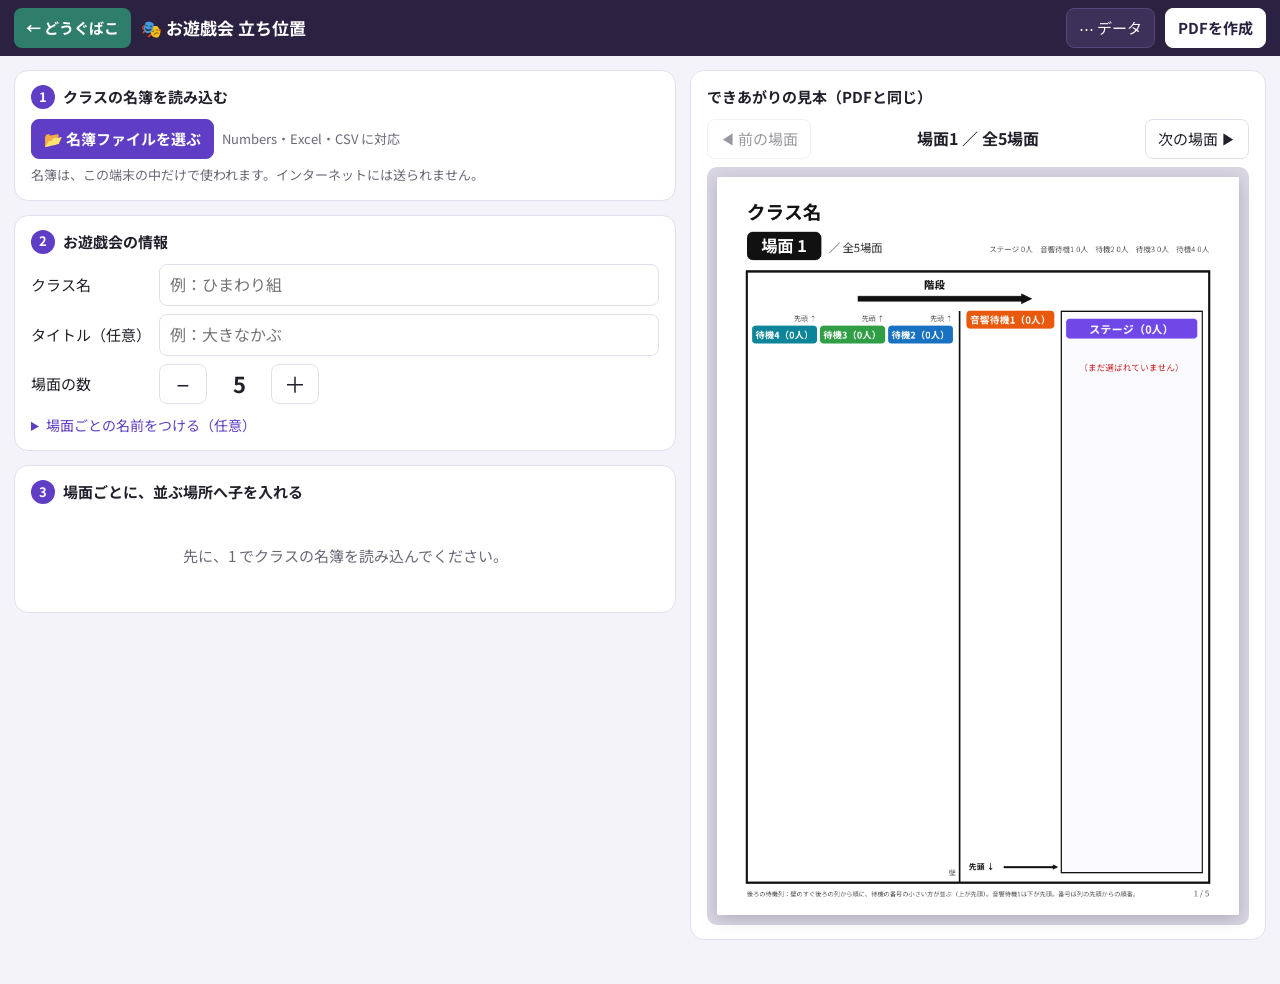
<file: oyugikai/index.html>
<!doctype html>
<html lang="ja">
<head>
<meta charset="utf-8">
<!-- 安全のための決まり：このアプリは名簿などをどこにも送れない（通信先は自分のサイトだけ） -->
<meta http-equiv="Content-Security-Policy" content="default-src 'self'; script-src 'self' 'unsafe-inline'; style-src 'self' 'unsafe-inline'; font-src 'self' data:; img-src 'self' data: blob:; connect-src 'self' data: blob:; object-src 'none'; base-uri 'self'; form-action 'self'">
<meta name="viewport" content="width=device-width, initial-scale=1, viewport-fit=cover">
<meta name="apple-mobile-web-app-capable" content="yes">
<meta name="apple-mobile-web-app-title" content="立ち位置">
<meta name="theme-color" content="#2b2140">
<title>お遊戯会 立ち位置</title>
<link rel="manifest" href="../manifest.webmanifest">
<link rel="stylesheet" href="../fonts/fonts.css">
<!-- 名簿の読み込み（SheetJS）と PDF 作成（jsPDF）は、どうぐばこのサイトに置いたものを使う -->
<script src="../vendor/sheetjs/xlsx.full.min.js"></script>
<script src="../vendor/jspdf/jspdf.umd.min.js"></script>
<script src="../vendor/sortable/Sortable.min.js"></script>
<script defer src="../common/license.js"></script>
<style>
:root{
  --bg:#f5f3fa; --panel:#fff; --ink:#22202a; --muted:#6b6878; --line:#e3dfee; --accent:#5f3dc4; --accent-soft:#efeafd;
  --bad:#c92a2a; --badbg:#fff0f0; --warn:#d9480f; --warnbg:#fff4e6; --hdr:56px;
}
*{box-sizing:border-box}
html,body{margin:0;height:100%}
body{background:var(--bg);color:var(--ink);font:15px/1.6 -apple-system,BlinkMacSystemFont,"Hiragino Sans","Hiragino Kaku Gothic ProN","Noto Sans JP",sans-serif;-webkit-text-size-adjust:100%}
button,input,select{font:inherit;color:inherit}
button{cursor:pointer;border:1px solid var(--line);background:#fff;border-radius:8px;padding:6px 12px;min-height:40px}
button.primary{background:var(--accent);border-color:var(--accent);color:#fff;font-weight:700}
button:disabled{opacity:.45;cursor:default}
input[type=text],select{border:1px solid var(--line);border-radius:8px;padding:6px 10px;background:#fff;font-size:16px;min-height:42px}
header{position:sticky;top:0;z-index:10;display:flex;align-items:center;gap:10px;flex-wrap:wrap;padding:8px max(14px,env(safe-area-inset-right)) 8px max(14px,env(safe-area-inset-left));padding-top:max(8px,env(safe-area-inset-top));background:#2b2140;color:#fff}
header h1{font-size:17px;margin:0 auto 0 0;white-space:nowrap}
header button{background:#3d3159;border-color:#55487a;color:#fff}
header button.primary{background:#fff;color:#2b2140;border-color:#fff}
.boxlink{color:#fff;text-decoration:none;background:#2f7d6b;border-radius:8px;padding:8px 12px;font-weight:700;white-space:nowrap}
main{display:grid;grid-template-columns:minmax(0,1.15fr) minmax(0,1fr);gap:14px;padding:14px max(14px,env(safe-area-inset-right)) 30px max(14px,env(safe-area-inset-left));align-items:start}
@media (max-width:1050px){main{grid-template-columns:1fr}}
.card{background:var(--panel);border:1px solid var(--line);border-radius:14px;padding:14px 16px;margin-bottom:14px}
.card h2{font-size:15px;margin:0 0 10px;display:flex;align-items:center;gap:8px}
.card h2 .n{display:inline-grid;place-items:center;width:24px;height:24px;border-radius:50%;background:var(--accent);color:#fff;font-size:13px;flex:none}
.row{display:flex;gap:8px;align-items:center;flex-wrap:wrap}
.fld{display:grid;grid-template-columns:120px minmax(0,1fr);gap:8px;align-items:center;margin-top:8px}
.fld input,.fld select{width:100%}
.hint{font-size:13px;color:var(--muted);margin:6px 0 0;line-height:1.6}
.err{background:var(--badbg);color:var(--bad);border-radius:8px;padding:8px 10px;font-size:13px;margin-top:8px}
.stepper{display:flex;align-items:center;gap:8px}
.stepper b{min-width:48px;text-align:center;font-size:22px}
.stepper button{width:48px;font-size:22px;padding:0}
details.scnames summary{cursor:pointer;color:var(--accent);font-size:14px;margin-top:10px}
.scgrid{display:grid;grid-template-columns:repeat(auto-fill,minmax(160px,1fr));gap:6px;margin-top:8px}
.scgrid label{display:flex;gap:6px;align-items:center;font-size:13px;white-space:nowrap}
.scgrid input{flex:1;min-width:0;min-height:36px;font-size:15px}
.empty{padding:30px 16px;text-align:center;color:var(--muted)}

/* 場面のタブ */
.tabs{display:flex;gap:6px;overflow-x:auto;padding-bottom:6px;-webkit-overflow-scrolling:touch}
.tabs button{flex:none;border-radius:999px;padding:4px 14px;min-height:40px;line-height:1.2}
.tabs button small{display:block;font-size:11px;color:var(--muted)}
.tabs button.on{background:#2b2140;border-color:#2b2140;color:#fff}
.tabs button.on small{color:#cfc6e8}
.tools{display:flex;gap:6px;flex-wrap:wrap;margin:8px 0}
.tools button{font-size:13px;min-height:36px;padding:4px 10px}

/* 並ぶ場所：選ぶボタン（人数つき） */
.posbar{display:flex;gap:6px;flex-wrap:wrap}
.posbar button{border:2px solid var(--c);color:var(--c);background:#fff;border-radius:10px;min-height:44px;padding:4px 12px;font-weight:700;line-height:1.2;text-align:left}
.posbar button small{display:block;font-weight:400;font-size:11px;color:var(--muted)}
.posbar button.on{background:var(--c);color:#fff}
.posbar button.on small{color:rgba(255,255,255,.85)}
/* 選んでいる場所の中身 */
.panel{border:2px solid var(--c);border-radius:12px;margin-top:10px;overflow:hidden}
.panel .ph{background:var(--c);color:#fff;padding:8px 12px;font-weight:700;display:flex;justify-content:space-between;align-items:baseline;gap:8px;flex-wrap:wrap}
.panel .ph small{font-weight:400;font-size:12px;opacity:.95}
.panel ol{list-style:none;margin:0;padding:8px;display:grid;gap:6px;min-height:56px;max-height:42vh;overflow-y:auto;-webkit-overflow-scrolling:touch}
.panel li{display:flex;align-items:center;gap:8px;border:1px solid var(--line);border-radius:10px;padding:4px 4px 4px 6px;background:#fff;font-size:15px;touch-action:none;user-select:none;-webkit-user-select:none}
.panel li .grip{color:#9b95ad;font-size:20px;line-height:1;padding:0 4px;cursor:grab}
.panel li .no{color:var(--muted);font-size:12px;min-width:22px;text-align:right}
.panel li .nm{flex:1;min-width:0;overflow:hidden;text-overflow:ellipsis;white-space:nowrap}
.panel li button{flex:none;min-height:36px;min-width:36px;padding:0;border:0;background:#f3f1f8;border-radius:8px}
.panel .emptyl{color:var(--muted);font-size:13px;padding:10px;text-align:center}
.panel .howto{font-size:12px;color:var(--muted);padding:0 12px 8px}
.sortable-ghost{opacity:.35}
.sortable-chosen{box-shadow:0 6px 16px rgba(0,0,0,.18);border-color:var(--c)!important}

/* 名簿から選ぶ */
.picker{margin-top:12px;border-top:1px dashed var(--line);padding-top:10px}
.picker .ptitle{display:flex;justify-content:space-between;align-items:center;gap:8px;flex-wrap:wrap;font-size:14px}
.picker .ptitle b{color:var(--active)}
.names{display:grid;grid-template-columns:repeat(auto-fill,minmax(132px,1fr));gap:6px;margin-top:8px}
.names button{text-align:left;padding:5px 8px;min-height:44px;line-height:1.25;position:relative}
.names button .tag{display:block;font-size:11px;color:#fff;background:var(--c);border-radius:4px;padding:0 5px;width:max-content;margin-top:2px}
.names button.placed{background:#faf9fd}
.names button.here{border:2px solid var(--c);background:color-mix(in srgb,var(--c) 10%,#fff)}
.gapbox{border:1px dashed #7048e8;border-radius:10px;padding:8px 10px;margin:4px 0 10px;background:#faf8ff}
.gapbox label{display:flex;gap:8px;align-items:flex-start;font-size:14px;cursor:pointer}
.gapbox input[type=checkbox]{width:22px;height:22px;flex:none;margin-top:1px}
.gapbox textarea{width:100%;margin-top:8px;font:inherit;font-size:16px;border:1px solid var(--line);border-radius:8px;padding:6px 10px;min-height:64px;resize:vertical;background:#fff}
.gapbox .gnote{font-size:12px;color:var(--muted);margin-top:4px}
.splitbox{border:1px solid var(--line);border-radius:10px;padding:8px 10px;margin:0 0 10px;background:#fff}
.splitbox .st{display:flex;justify-content:space-between;align-items:center;gap:8px;flex-wrap:wrap;font-size:14px;font-weight:700}
.splitbox .sr{display:grid;grid-template-columns:7.5em auto minmax(0,1fr);gap:10px;align-items:center;margin-top:6px;font-size:14px}
.splitbox .stepper b{min-width:32px;font-size:18px}
.splitbox .stepper button{width:40px;height:36px;font-size:20px}
.splitbox .sg{font-size:13px;color:var(--muted)}
.splitbox .sr small{display:block;font-weight:400}
/* フィナーレ */
.tabs button.fin{border-color:#e8590c;color:#e8590c;font-weight:700}
.tabs button.fin.on{background:#e8590c;border-color:#e8590c;color:#fff}
.tabs button.fin small{color:inherit;opacity:.8}
.finhead{display:flex;gap:10px;align-items:center;flex-wrap:wrap;justify-content:space-between;margin:6px 0 10px}
.seg{display:inline-flex;border:1px solid var(--line);border-radius:999px;overflow:hidden}
.seg button{border:0;border-radius:0;min-height:40px;padding:4px 18px;background:#fff}
.seg button.on{background:#2b2140;color:#fff;font-weight:700}
.rowstep{display:flex;align-items:center;gap:6px;font-size:14px}
.rowstep button{width:40px;min-height:38px;padding:0;font-size:18px}
.rowstep b{min-width:28px;text-align:center;font-size:18px}
.costs{display:flex;gap:6px;flex-wrap:wrap}
.costs button{border:2px solid var(--c);background:color-mix(in srgb,var(--c) 18%,#fff);border-radius:10px;min-height:44px;padding:4px 12px;text-align:left;line-height:1.2}
.costs button.on{box-shadow:0 0 0 3px color-mix(in srgb,var(--c) 40%,transparent);font-weight:700}
.costs button small{display:block;font-size:11px;color:var(--muted)}
.costedit{border:1px solid var(--line);border-radius:10px;padding:10px;margin-top:8px;display:grid;gap:8px}
.costedit .row input{flex:1;min-width:0}
.swatches{display:flex;gap:6px;flex-wrap:wrap}
.swatches button{width:34px;height:34px;min-height:0;border-radius:50%;padding:0;border:2px solid #fff;box-shadow:0 0 0 1px var(--line)}
.swatches button.on{box-shadow:0 0 0 3px #2b2140}
.names button.dress{background:color-mix(in srgb,var(--dc) 22%,#fff);border-color:var(--dc)}
.names button .dot{display:inline-block;width:10px;height:10px;border-radius:50%;background:var(--dc);margin-right:4px;vertical-align:0}
.left{background:var(--warnbg);color:var(--warn);border-radius:8px;padding:6px 10px;font-size:13px;margin-top:8px}
.left.ok{background:#ebfbee;color:#2b8a3e}
.chk{display:flex;align-items:center;gap:6px;font-size:13px;color:var(--muted)}
.chk input{width:18px;height:18px}

/* プレビュー */
.pv{position:sticky;top:calc(var(--hdr) + 14px)}
@media (max-width:1050px){.pv{position:static}}
.pager{display:flex;align-items:center;justify-content:space-between;gap:8px;margin-bottom:8px}
.pager b{font-size:16px}
.canvasbox{background:#d9d5e3;border-radius:10px;padding:10px;display:grid;place-items:center}
.canvasbox canvas{width:100%;height:auto;max-width:620px;background:#fff;box-shadow:0 4px 16px rgba(0,0,0,.18);border-radius:2px}

/* ダイアログ・お知らせ */
dialog{border:0;border-radius:16px;padding:0;max-width:520px;width:calc(100% - 32px);box-shadow:0 20px 50px rgba(0,0,0,.3)}
dialog::backdrop{background:rgba(0,0,0,.4)}
.dlg{padding:18px 18px 16px;display:grid;gap:12px}
.dlg h3{margin:0;font-size:17px}
.dlg .acts{display:flex;gap:8px;flex-wrap:wrap;justify-content:flex-end}
.dlg .list{display:grid;gap:8px}
.dlg .list button{text-align:left;padding:10px 12px}
.dlg .list small{display:block;color:var(--muted)}
#toast{position:fixed;left:50%;bottom:max(20px,env(safe-area-inset-bottom));transform:translateX(-50%);background:#22202a;color:#fff;padding:10px 18px;border-radius:12px;font-size:14px;opacity:0;transition:opacity .2s;pointer-events:none;z-index:50;max-width:calc(100% - 32px);text-align:center}
#toast.show{opacity:1}
</style>
</head>
<body>
<header>
  <a id="btnBox" class="boxlink" href="../">← どうぐばこ</a>
  <h1>🎭 お遊戯会 立ち位置</h1>
  <button id="btnMore" type="button">⋯ データ</button>
  <button id="btnPdf" class="primary" type="button">PDFを作成</button>
</header>

<main>
  <div>
    <section class="card">
      <h2><span class="n">1</span>クラスの名簿を読み込む</h2>
      <div class="row">
        <button class="primary" id="btnFile" type="button">📂 名簿ファイルを選ぶ</button>
        <span class="hint" id="fileInfo" style="margin:0">Numbers・Excel・CSV に対応</span>
      </div>
      <input type="file" id="fileIn" hidden accept=".numbers,.xlsx,.xls,.xlsm,.csv,.ods,application/vnd.apple.numbers,application/x-iwork-numbers-sffnumbers,application/vnd.openxmlformats-officedocument.spreadsheetml.sheet,application/vnd.ms-excel,text/csv">
      <div id="classBox" hidden>
        <div class="fld"><span>クラスを選ぶ</span><select id="classSel"></select></div>
        <div class="hint" id="classPreview"></div>
      </div>
      <div id="loadErr"></div>
      <p class="hint">名簿は、この端末の中だけで使われます。インターネットには送られません。</p>
    </section>

    <section class="card">
      <h2><span class="n">2</span>お遊戯会の情報</h2>
      <div class="fld"><span>クラス名</span><input type="text" id="className" placeholder="例：ひまわり組"></div>
      <div class="fld"><span>タイトル（任意）</span><input type="text" id="title" placeholder="例：大きなかぶ"></div>
      <div class="fld"><span>場面の数</span>
        <div class="stepper"><button type="button" id="scMinus" aria-label="場面を減らす">−</button><b id="scCount">5</b><button type="button" id="scPlus" aria-label="場面を増やす">＋</button></div></div>
      <details class="scnames"><summary>場面ごとの名前をつける（任意）</summary><div class="scgrid" id="scNames"></div></details>
    </section>

    <section class="card">
      <h2><span class="n">3</span>場面ごとに、並ぶ場所へ子を入れる</h2>
      <div id="editor"><div class="empty">先に、1 でクラスの名簿を読み込んでください。</div></div>
    </section>
  </div>

  <div class="pv">
    <section class="card">
      <h2>できあがりの見本（PDFと同じ）</h2>
      <div class="pager"><button type="button" id="pvPrev">◀ 前の場面</button><b id="pvLabel">—</b><button type="button" id="pvNext">次の場面 ▶</button></div>
      <div class="canvasbox"><canvas id="pv" width="840" height="1188"></canvas></div>
    </section>
  </div>
</main>

<dialog id="dlg"></dialog>
<input type="file" id="jsonIn" hidden accept=".json,application/json,text/plain">
<div id="toast" role="status"></div>

<script>
'use strict';
/* ============================================================
   基本設定・保存（データはこの端末の中だけ）
   ============================================================ */
const NS = 'dougubako.oyugikai.';
const LS_CUR = NS + 'current.v2';
const $ = id => document.getElementById(id);
const esc = s => String(s ?? '').replace(/[&<>"']/g, c => ({ '&': '&amp;', '<': '&lt;', '>': '&gt;', '"': '&quot;', "'": '&#39;' }[c]));
const uid = () => 'c' + Math.random().toString(36).slice(2, 10);
const MAX_SCENES = 30;
// 並ぶ場所：ステージ・音響待機1・待機2…（待機の数＝場面の数−1）。色は画面とPDFで同じ
const LINE_COLORS = ['#1971c2', '#2f9e44', '#0c8599', '#c2255c', '#5c940d', '#ae3ec9', '#e67700', '#3b5bdb', '#087f5b', '#d6336c'];
function positions(N = state.sceneCount) {
  const out = [{ key: 'stage', label: 'ステージ', color: '#7048e8', note: '今の場面で舞台に立つ子' }];
  if (N >= 2) out.push({ key: 'w1', label: '音響待機1', color: '#e8590c', note: '階段を上がった先の列。下が先頭' });
  for (let i = 2; i <= N - 1; i++) out.push({ key: 'w' + i, label: '待機' + i, color: LINE_COLORS[(i - 2) % LINE_COLORS.length], note: '後ろの待機列。上が先頭' });
  return out;
}
const posInfo = key => positions(MAX_SCENES).find(p => p.key === key);
function blank() { return { version: 2, className: '', title: '', sceneCount: 5, sceneNames: [], roster: [], scenes: {}, gaps: {}, backSplit: {}, cur: 1 }; }
let state;
try { state = JSON.parse(localStorage.getItem(LS_CUR)) || blank(); } catch (e) { state = blank(); }
state = { ...blank(), ...state };
let active = 'stage';        // 今、名前を入れる場所
let onlyLeft = false;        // まだ入っていない子だけ表示
let lastBook = null;         // 読み込んだ名簿（クラスの候補）
function save() { try { localStorage.setItem(LS_CUR, JSON.stringify(state)); } catch (e) { } }

let toastT;
function toast(msg, ms = 2800) { const t = $('toast'); t.textContent = msg; t.classList.add('show'); clearTimeout(toastT); toastT = setTimeout(() => t.classList.remove('show'), ms); }

/* ---------- 場面ごとの並び ---------- */
function scene(k) {
  const s = state.scenes[k] || (state.scenes[k] = {});
  for (const p of positions()) if (!Array.isArray(s[p.key])) s[p.key] = [];
  return s;
}
// 今の場面の数で使う場所だけを見る（場面を減らして使わなくなった待機列は数えない）
function posOf(k, id) { const s = scene(k); for (const p of positions()) if (s[p.key].includes(id)) return p.key; return null; }
// その場面で、子を場所に入れる（別の場所にいれば移す。同じ場所にいれば外す）
function assign(k, id, key) {
  const s = scene(k); const was = posOf(k, id);
  for (const key of Object.keys(s)) s[key] = s[key].filter(x => x !== id);
  if (was !== key) s[key].push(id);
  save();
}
// ステージから一度捌ける子の「行き来スペース」（場面ごと。音響待機1の先頭の前に入る）
// フィナーレ：場面の最後に、全員がステージに並ぶ（待機列なし・横向きのページ）
const FIN_MAX_ROWS = 8;
const COSTUME_COLORS = ['#f06595', '#4dabf7', '#51cf66', '#ff922b', '#9775fa', '#fcc419', '#20c997', '#e03131', '#a0785a', '#868e96', '#3bc9db', '#d6336c'];
function finale() {
  const f = state.finale || (state.finale = {});
  if (!Number.isInteger(f.rows) || f.rows < 1) f.rows = 3;
  if (!Array.isArray(f.lines)) f.lines = [];
  while (f.lines.length < f.rows) f.lines.push([]);
  if (!Array.isArray(f.costumes)) f.costumes = [];
  if (!f.dress || typeof f.dress !== 'object') f.dress = {};
  return f;
}
const finRowOf = id => finale().lines.slice(0, finale().rows).findIndex(l => l.includes(id));
const finPlaced = () => finale().lines.slice(0, finale().rows).reduce((a, l) => a + l.filter(id => nameOf(id)).length, 0);
const costumeOf = id => { const f = finale(); return f.costumes.find(c => c.id === f.dress[id]) || null; };
const costumeNo = c => finale().costumes.indexOf(c) + 1;
const circled = n => n >= 1 && n <= 20 ? String.fromCharCode(0x2460 + n - 1) : `(${n})`;
// 名前：名（下の名前）だけを出す。同じ名の子がいるときは、上に小さく姓を出す
function shortName(id) {
  const full = nameOf(id).trim(); const parts = full.split(/[\s　]+/);
  const given = parts.length > 1 ? parts.slice(1).join(' ') : full, sur = parts.length > 1 ? parts[0] : '';
  const dup = state.roster.filter(r => { const q = r.name.trim().split(/[\s　]+/); return (q.length > 1 ? q.slice(1).join(' ') : r.name.trim()) === given; }).length > 1;
  return { given, sur: dup ? sur : '' };
}
// PDFの後ろの待機列（待機2〜）：3列それぞれに入れる待機の数。決めていない（または場面の数が変わって合わない）ときは3等分
function backSplitOf(k, n = Math.max(0, state.sceneCount - 2)) {
  const a = (state.backSplit || {})[k];
  if (Array.isArray(a) && a.length === 3 && a.every(v => Number.isInteger(v) && v >= 0) && a[0] + a[1] + a[2] === n) return [...a];
  const m = Math.min(3, n), out = [0, 0, 0];
  for (let c = 0; c < m; c++) out[c] = Math.floor(n / m) + (c < n % m ? 1 : 0);
  return out;
}
const backSplitSet = k => { const a = (state.backSplit || {})[k]; return !!a && backSplitOf(k).every((v, i) => v === a[i]); };
function gapOf(k) { if (!state.gaps) state.gaps = {}; return state.gaps[k] || (state.gaps[k] = { on: false, text: '' }); }
const nameOf = id => (state.roster.find(r => r.id === id) || {}).name || '';
const placedCount = k => { const s = scene(k); return positions().reduce((a, p) => a + s[p.key].filter(id => nameOf(id)).length, 0); };
const sceneLabel = j => `場面${j}` + (state.sceneNames[j - 1] ? `「${state.sceneNames[j - 1]}」` : '');

/* ============================================================
   名簿の読み込み（Numbers / Excel / CSV）
   ・Numbers の表の名前（例：ひまわり組）を、クラス名として表示する
   ・1つのファイルに複数のクラスが入っていても選べる
     - 表やシート（タブ）ごとにクラスが分かれている
     - 「クラス」「組」の列でクラスが分かれている
     - 列の見出しがクラス名（例：ひまわり組｜さくら組）
   ============================================================ */
const NAME_RE = /氏名|名前|なまえ|園児名|児童名|生徒名|^name/i;
const KANA_RE = /ふりがな|フリガナ|よみ|かな|カナ/;
const CLASS_COL_RE = /^(クラス|クラス名|組|組名|学級|class)$/i;
const CLASS_NAME_RE = /組|ぐみ|クラス|class/i;
const DEFAULT_TABLE_RE = /^(表|テーブル|table)\s*\d+([-‐－]\d+)?$/i;
const isNum = v => typeof v === 'number' || /^\s*[0-9０-９]+(\.[0-9]+)?\s*(位|番)?\s*$/.test(String(v));
const clean = v => String(v ?? '').replace(/\s+/g, ' ').trim();

function readClasses(wb, fileBase) {
  const out = [];
  wb.SheetNames.forEach(sn => {
    const ws = wb.Sheets[sn];
    const base = sn.replace(/_\d+$/, '');
    const tname = clean(ws['!tableName']);
    // 表の名前が付いていれば、それをクラス名にする（「表1」のような初めからの名前は使わない）
    const label0 = tname && !DEFAULT_TABLE_RE.test(tname) ? tname : base;
    const rows = XLSX.utils.sheet_to_json(ws, { header: 1, defval: '', blankrows: false, raw: true });
    const h = rows.findIndex(r => r.some(v => clean(v)));
    if (h < 0) return;
    const head = rows[h].map(clean);
    const body = rows.slice(h + 1);
    const width = Math.max(...rows.map(r => r.length));
    const colVals = c => body.map(r => clean(r[c]));
    const textCol = c => { const v = colVals(c).filter(Boolean); return v.length && v.filter(isNum).length / v.length < 0.5; };
    let ni = head.findIndex((x, c) => NAME_RE.test(x) && !KANA_RE.test(x) && textCol(c));
    if (ni < 0) ni = head.findIndex((x, c) => KANA_RE.test(x) && textCol(c));
    const ci = head.findIndex((x, c) => CLASS_COL_RE.test(x) && c !== ni);
    if (ni >= 0 && ci >= 0) {
      const groups = new Map();
      body.forEach(r => { const n = clean(r[ni]); if (!n) return; const k = clean(r[ci]) || '（クラスなし）'; if (!groups.has(k)) groups.set(k, []); groups.get(k).push(n); });
      groups.forEach((names, k) => out.push({ label: k, names }));
      return;
    }
    const classCols = [];
    for (let c = 0; c < width; c++) if (CLASS_NAME_RE.test(head[c]) && !NAME_RE.test(head[c]) && !KANA_RE.test(head[c]) && textCol(c)) classCols.push(c);
    if (classCols.length) { classCols.forEach(c => out.push({ label: head[c], names: colVals(c).filter(Boolean) })); return; }
    if (ni < 0) for (let c = 0; c < width; c++) if (textCol(c)) { ni = c; break; }
    if (ni < 0) return;
    const names = colVals(ni).filter(Boolean);
    if (names.length) out.push({ label: label0, names });
  });
  if (out.length === 1 && !CLASS_NAME_RE.test(out[0].label) && CLASS_NAME_RE.test(fileBase)) out[0].label = fileBase;
  const seen = {};
  out.forEach(o => { seen[o.label] = (seen[o.label] || 0) + 1; if (seen[o.label] > 1) o.label += `（${seen[o.label]}）`; });
  return out;
}
async function loadRosterFile(file) {
  $('loadErr').innerHTML = '';
  try {
    const wb = XLSX.read(await file.arrayBuffer(), { type: 'array' });
    const classes = readClasses(wb, file.name.replace(/\.[^.]+$/, ''));
    if (!classes.length) throw new Error('名前の列が見つかりませんでした');
    lastBook = { file: file.name, classes };
    $('fileInfo').textContent = '📄 ' + file.name;
    const sel = $('classSel');
    sel.innerHTML = '<option value="">（クラスを選んでください）</option>' + classes.map((c, i) => `<option value="${i}">${esc(c.label)}（${c.names.length}人）</option>`).join('');
    $('classBox').hidden = false;
    if (classes.length === 1) { sel.value = '0'; applyClass(0); }
    else { $('classPreview').textContent = `${classes.length}クラス分の名簿が見つかりました。使うクラスを選んでください。`; sel.focus(); }
  } catch (e) {
    console.error(e);
    $('loadErr').innerHTML = `<div class="err">名簿を読み込めませんでした。1行目に「名前」や「ふりがな」の見出しがある表にしてください。（${esc(e.message || e)}）</div>`;
  }
}
function applyClass(i) {
  const c = lastBook && lastBook.classes[i]; if (!c) return;
  const doIt = () => {
    // 同じ名前の子がいれば、入れた場所を引き継ぐ（名簿を読み直したとき用）
    const byName = new Map(state.roster.map(r => [r.name, r.id]));
    state.roster = c.names.map(n => ({ id: byName.get(n) || uid(), name: n }));
    const keep = new Set(state.roster.map(r => r.id));
    for (const k of Object.keys(state.scenes)) { const s = scene(k); for (const key of Object.keys(s)) s[key] = s[key].filter(id => keep.has(id)); }
    if (!state.className || state.className === state._autoClass) { state.className = c.label; state._autoClass = c.label; }
    save(); renderAll();
    $('classPreview').textContent = `${c.label}：${c.names.length}人（${c.names.slice(0, 4).join('、')}${c.names.length > 4 ? ' …' : ''}）`;
    toast(`${c.label}（${c.names.length}人）を読み込みました`);
  };
  const hasWork = Object.keys(state.scenes).some(k => placedCount(k));
  if (state.roster.length && hasWork && !sameNames(state.roster.map(r => r.name), c.names)) {
    confirmDlg('名簿を入れ替えますか？', '今の名簿で入れた子のうち、新しい名簿にいない子は、並ぶ場所から外れます。', '入れ替える', doIt);
  } else doIt();
}
const sameNames = (a, b) => a.length === b.length && a.every((x, i) => x === b[i]);

/* ============================================================
   ページの絵（プレビューとPDFで同じものを使う）A4縦
   ============================================================ */
const FONT = '"Hiragino Sans","Hiragino Kaku Gothic ProN","Noto Sans JP","Yu Gothic",sans-serif';
function drawPage(cv, k) {
  const W = cv.width, mm = W / 210;
  const ctx = cv.getContext('2d');
  ctx.save(); ctx.fillStyle = '#fff'; ctx.fillRect(0, 0, W, cv.height);
  const N = state.sceneCount, s = scene(k), P = positions();
  const list = key => (s[key] || []).filter(id => nameOf(id));
  const f = (px, w = 400) => `${w} ${px}px ${FONT}`;
  const text = (str, x, y, size, opt = {}) => {
    ctx.font = f(size * mm, opt.w || 400); ctx.fillStyle = opt.c || '#111'; ctx.textAlign = opt.a || 'left';
    if (opt.max) { let sz = size; while (ctx.measureText(str).width > opt.max * mm && sz > 1.8) { sz -= 0.2; ctx.font = f(sz * mm, opt.w || 400); } }
    ctx.fillText(str, x * mm, y * mm);
    return ctx.measureText(str).width / mm;
  };
  const rect = (x, y, w, h, fill, stroke, lw, r = 0) => {
    ctx.beginPath(); if (r && ctx.roundRect) ctx.roundRect(x * mm, y * mm, w * mm, h * mm, r * mm); else ctx.rect(x * mm, y * mm, w * mm, h * mm);
    if (fill) { ctx.fillStyle = fill; ctx.fill(); }
    if (stroke) { ctx.strokeStyle = stroke; ctx.lineWidth = (lw || 0.3) * mm; ctx.stroke(); }
  };
  const arrow = (x1, y1, x2, y2, lw, head) => {
    ctx.strokeStyle = '#111'; ctx.fillStyle = '#111'; ctx.lineWidth = lw * mm; ctx.lineCap = 'butt';
    const a = Math.atan2(y2 - y1, x2 - x1);
    ctx.beginPath(); ctx.moveTo(x1 * mm, y1 * mm); ctx.lineTo((x2 - Math.cos(a) * head * 0.8) * mm, (y2 - Math.sin(a) * head * 0.8) * mm); ctx.stroke();
    ctx.beginPath(); ctx.moveTo(x2 * mm, y2 * mm);
    ctx.lineTo((x2 - Math.cos(a - 0.45) * head) * mm, (y2 - Math.sin(a - 0.45) * head) * mm);
    ctx.lineTo((x2 - Math.cos(a + 0.45) * head) * mm, (y2 - Math.sin(a + 0.45) * head) * mm); ctx.closePath(); ctx.fill();
  };

  // ---- 上の見出し：クラス名・タイトル・場面 ----
  const L = 12, R = 198;
  let x = text(state.className || 'クラス名', L, 17, 7.5, { w: 700, max: 80 });
  if (state.title) text(state.title, L + x + 5, 17, 6, { c: '#333', max: R - L - x - 8 });
  rect(L, 22, 30, 11.5, '#111', null, 0, 2.5);
  text(`場面 ${k}`, L + 15, 30.3, 6.6, { w: 700, c: '#fff', a: 'center' });
  x = text(`／ 全${N}場面`, L + 33, 30.3, 4.6, { c: '#333' });
  if (state.sceneNames[k - 1]) text(`「${state.sceneNames[k - 1]}」`, L + 33 + x + 2, 30.5, 6, { w: 700, max: 55 });
  text(P.map(p => `${p.label} ${list(p.key).length}人`).join('　'), R, 30.3, 3, { a: 'right', c: '#555', max: 100 });

  // ---- ステージ全体の枠・中央の壁・階段 ----
  const X0 = 12, Y0 = 38, BW = 186, BH = 246;
  ctx.strokeStyle = '#111'; ctx.lineWidth = 0.9 * mm; ctx.strokeRect(X0 * mm, Y0 * mm, BW * mm, BH * mm);
  const WALL = X0 + BW * 0.46;
  const C1 = { x: X0 + BW * 0.475, w: BW * 0.19 }, ST = { x: X0 + BW * 0.68, w: BW * 0.305 };
  ctx.lineWidth = 0.7 * mm; ctx.beginPath(); ctx.moveTo(WALL * mm, (Y0 + 16) * mm); ctx.lineTo(WALL * mm, (Y0 + BH) * mm); ctx.stroke();
  text('壁', WALL - 1.6, Y0 + BH - 3, 2.8, { c: '#666', a: 'right' });
  text('階段', WALL - 10, Y0 + 7, 4.2, { w: 700, a: 'center' });
  arrow(X0 + BW * 0.24, Y0 + 11, C1.x + C1.w * 0.75, Y0 + 11, 2.2, 5);
  const stTop = Y0 + 16, stBot = Y0 + BH - 4;
  rect(ST.x, stTop, ST.w, stBot - stTop, '#fbfaff', '#111', 0.5);

  // ---- 後ろの待機列（待機2・待機3…）：3列。壁のすぐ後ろの列から順に、待機の番号の小さい方から入れる ----
  //      それぞれの列に入れる数は場面ごとに決められる（決めていなければ3等分。例：待機2〜7 → 2・3／4・5／6・7）
  //      それぞれの列の中では、待機の番号の順に上から並ぶ（上が先頭）
  const back = P.filter(p => /^w\d+$/.test(p.key) && p.key !== 'w1');
  const split = backSplitOf(k, back.length);
  const nSlot = Math.max(2, Math.min(3, back.length), split[2] ? 3 : split[1] ? 2 : 1);
  const areaL = X0 + 1.5, areaR = WALL - 2, areaT = Y0 + 16, areaB = Y0 + BH - 3;
  const colW = (areaR - areaL) / nSlot;
  const backCols = [];
  for (let c = 0, from = 0; c < 3; c++) {
    if (split[c]) backCols.push({ x: areaR - colW * (c + 1) + 0.6, w: colW - 1.2, groups: back.slice(from, from + split[c]) });   // c=0 が壁のすぐ後ろ
    from += split[c];
  }

  // ---- 文字の大きさ：7文字の名前がちょうど入る大きさを上限にする（それより長い名前は、その子だけ小さくする） ----
  const fitChars = (w, n = 7) => { ctx.font = f(10 * mm, 500); return 10 * (w * mm) / ctx.measureText('あ'.repeat(n)).width; };
  const NAME_PAD = 6;   // 線・番号の分
  const colLines = c => c.groups.reduce((a, g) => a + list(g.key).length + 2, 0);
  const backLh = backCols.length ? Math.min(...backCols.map(c => (areaB - areaT - 10) / Math.max(1, colLines(c)))) : 9;
  const q1Top = Y0 + 30, q1Bot = Y0 + BH - 10;
  // 行き来スペース：文字は待機の子の名前と同じ大きさ。長い文は枠の中で折り返す
  const gap = gapOf(k);
  const wrapText = (str, width, size) => {
    ctx.font = f(size * mm, 500); const out = [];
    for (const para of String(str).split(/\n/)) {
      let line = '';
      for (const ch of para) { if (line && ctx.measureText(line + ch).width / mm > width) { out.push(line); line = ch; } else line += ch; }
      out.push(line);
    }
    return out;
  };
  const fs7 = Math.min(...[...backCols.map(c => c.w), C1.w].map(w => fitChars(w - NAME_PAD)));
  // 名前の大きさは列の詰まり具合で決まり、スペースの高さは文字の大きさで決まるので、何度か計算してそろえる
  let gapLines = [], gapH = 0, w1Bot = q1Bot, lh = 8.2, fs = fs7;
  for (let it = 0; it < 5; it++) {
    const size = fs;
    gapLines = gap.on && gap.text.trim() ? wrapText(gap.text.trim(), C1.w - 3, size) : [];
    gapH = gap.on ? Math.max(2, gapLines.length) * size * 1.4 + 4 : 0;
    w1Bot = q1Bot - gapH;   // 音響待機1の子は、スペースの分だけ上にずれる
    const w1Lh = (w1Bot - q1Top) / Math.max(1, list('w1').length);
    lh = Math.max(2.6, Math.min(8.2, backLh, w1Lh));
    fs = Math.max(2.2, Math.min(fs7, lh * 0.74));
    if (Math.abs(fs - size) < 0.02) break;
  }
  const fsC = fs;   // 行き来スペースのコメントは、待機の子の名前と同じ大きさ
  const head = (p, x, y, w) => {
    rect(x, y - 5.2, w, 7.2, p.color, null, 0, 1.4);
    text(`${p.label}（${list(p.key).length}人）`, x + 1.4, y, 3.9, { w: 700, c: '#fff', max: w - 2.5 });
  };
  const nameAt = (p, i, x, w, y) => {
    rect(x, y - lh * 0.8, 1.1, lh * 0.95, p.color, null, 0, 0.4);
    text(String(i + 1), x + 2, y, Math.min(fs * 0.6, 3), { c: '#888' });
    text(nameOf(list(p.key)[i]), x + 5.6, y, fs, { w: 500, max: w - NAME_PAD });   // 長い名前は、この子だけ縮める（改行しない）
  };
  // 後ろの待機列（上が先頭）
  for (const c of backCols) {
    text('先頭 ↑', c.x + c.w - 0.3, areaT + 4, 2.8, { a: 'right', c: '#555' });
    let y = areaT + 11;
    for (const g of c.groups) {
      head(g, c.x, y, c.w); y += 3.2;
      list(g.key).forEach((id, i) => { y += lh; nameAt(g, i, c.x, c.w, y - lh * 0.25); });
      y += lh * 0.6 + 6;
    }
  }
  // 音響待機1（下が先頭。下からステージへ進む）
  const p1 = P.find(p => p.key === 'w1');
  if (p1) {
    head(p1, C1.x, Y0 + 21, C1.w);
    text('先頭 ↓', C1.x + 1, stBot - 1.2, 3.2, { w: 700 });
    arrow(C1.x + 15, stBot - 2.3, ST.x - 1.2, stBot - 2.3, 0.8, 2.4);
    if (gap.on) {
      const gy = q1Bot - gapH + 1.5, gh = gapH - 0.5;
      ctx.save(); ctx.setLineDash([1.6 * mm, 1.2 * mm]);
      rect(C1.x, gy, C1.w, gh, '#f6f2ff', '#7048e8', 0.5, 1.2);
      ctx.restore();
      if (gapLines.length) gapLines.forEach((l, i) => text(l, C1.x + 1.5, gy + 2 + fsC * (1.1 + i * 1.4), fsC, { w: 500, c: '#2b2140', max: C1.w - 3 }));
      else text('（ステージから戻る子のスペース）', C1.x + C1.w / 2, gy + gh / 2 + 1, 2.6, { a: 'center', c: '#7a6aa8', max: C1.w - 2 });
    }
    list('w1').forEach((id, i) => nameAt(p1, i, C1.x, C1.w, w1Bot - lh * (i + 0.25)));
  }

  // ---- ステージ：四角の中に等間隔で並べる ----
  const sp = P[0], st = list('stage');
  rect(ST.x + 2, stTop + 3, ST.w - 4, 8, sp.color, null, 0, 1.4);
  text(`ステージ（${st.length}人）`, ST.x + ST.w / 2, stTop + 8.9, 4.4, { w: 700, c: '#fff', a: 'center' });
  if (st.length) {
    const top = stTop + 14, bot = stBot - 3;
    const ncol = st.length > 18 ? 2 : 1;
    const per = Math.ceil(st.length / ncol);
    const slot = (bot - top) / per;
    const sfs = Math.max(2.6, Math.min(ncol === 2 ? 4.4 : 5.4, slot * 0.6));
    const cw = (ST.w - 4) / ncol;
    st.forEach((id, i) => {
      const c = Math.floor(i / per), r = i % per;
      text(nameOf(id), ST.x + 2 + cw * c + cw / 2, top + slot * (r + 0.5) + sfs * 0.35, sfs, { w: 500, a: 'center', max: cw - 2 });
    });
  } else {
    text('（まだ選ばれていません）', ST.x + ST.w / 2, stTop + 24, 3.4, { a: 'center', c: '#c92a2a' });
  }
  text('後ろの待機列：壁のすぐ後ろの列から順に、待機の番号の小さい方が並ぶ（上が先頭）。音響待機1は下が先頭。番号は列の先頭からの順番。', X0, Y0 + BH + 5.5, 2.7, { c: '#555', max: BW - 25 });
  text(`${k} / ${N}`, X0 + BW, Y0 + BH + 5.5, 3.2, { a: 'right', c: '#555' });
  ctx.restore();
}

/* ============================================================
   画面の表示
   ============================================================ */
function renderAll() {
  state.cur = Math.min(Math.max(1, state.cur || 1), state.sceneCount);
  $('className').value = state.className || '';
  $('title').value = state.title || '';
  $('scCount').textContent = state.sceneCount;
  renderSceneNames(); renderEditor(); renderPreview();
}
function renderSceneNames() {
  $('scNames').innerHTML = Array.from({ length: state.sceneCount }, (_, i) => `<label>場面${i + 1}<input type="text" data-sn="${i}" value="${esc(state.sceneNames[i] || '')}" placeholder="（なし）"></label>`).join('');
  $('scNames').querySelectorAll('[data-sn]').forEach(inp => inp.addEventListener('input', () => { state.sceneNames[+inp.dataset.sn] = inp.value.trim(); save(); renderTabs(); renderPreview(); }));
}
function renderEditor() {
  const box = $('editor');
  if (!state.roster.length) { box.innerHTML = '<div class="empty">先に、1 でクラスの名簿を読み込んでください。</div>'; return; }
  box.innerHTML = `
    <div class="tabs" id="tabs"></div>
    <div id="finaleEd" hidden></div>
    <div id="sceneEd">
    <div class="tools">
      <button type="button" id="tCopy">← 前の場面と同じにする</button>
      <button type="button" id="tClear">この場面を空にする</button>
    </div>
    <div class="gapbox" id="gapBox"></div>
    <div class="splitbox" id="splitBox"></div>
    <div class="posbar" id="posbar"></div>
    <div class="panel" id="panel"></div>
    <div class="picker">
      <div class="ptitle"><span>名前をタップすると <b id="activeName"></b> に入ります（もう一度タップで外れます）</span>
        <label class="chk"><input type="checkbox" id="onlyLeft" ${onlyLeft ? 'checked' : ''}> まだ入っていない子だけ</label></div>
      <div class="names" id="names"></div>
      <div id="leftInfo"></div>
    </div>
    </div>`;
  $('tCopy').onclick = copyPrev;
  $('tClear').onclick = () => {
    if (!placedCount(state.cur)) return;
    confirmDlg(`場面${state.cur}を空にしますか？`, 'この場面で入れた子が、すべての場所から外れます。', '空にする', () => { state.scenes[state.cur] = {}; save(); renderScene(); });
  };
  $('onlyLeft').onchange = e => { onlyLeft = e.target.checked; renderNames(); };
  renderScene();
}
// 画面を書き直しても、指定した場所（名簿など）が画面の同じ位置にとどまるようにする
function keepPlace(id, fn) {
  const before = $(id) ? $(id).getBoundingClientRect().top : null;
  fn();
  const el = $(id);
  if (before != null && el) { const diff = el.getBoundingClientRect().top - before; if (Math.abs(diff) > 1) window.scrollBy(0, diff); }
}
function renderScene() {
  const fin = !!state.onFinale;
  $('sceneEd').hidden = fin; $('finaleEd').hidden = !fin;
  if (fin) { renderTabs(); renderFinale(); renderPreview(); return; }
  renderTabs(); renderGap(); renderSplit(); renderBoxes(); renderNames(); renderPreview();
}
function renderGap() {
  const box = $('gapBox'); if (!box) return;
  const g = gapOf(state.cur);
  box.innerHTML = `<label><input type="checkbox" id="gapOn" ${g.on ? 'checked' : ''}><span>この場面は、ステージから一度捌けて戻ってくる子のために、<b>音響待機1の先頭の前に「行き来スペース」</b>を入れる</span></label>
    ${g.on ? `<textarea id="gapText" placeholder="自由に書けます（例：うさぎ役の3人がここに戻る）">${esc(g.text)}</textarea><div class="gnote">PDFでは、音響待機1の先頭の前（ステージ側）に点線の枠で入り、音響待機1の子はその分だけ上にずれます。</div>` : ''}`;
  $('gapOn').onchange = e => keepPlace('gapBox', () => { g.on = e.target.checked; save(); renderGap(); renderTabs(); renderPreview(); });
  $('gapText')?.addEventListener('input', e => { g.text = e.target.value; save(); renderPreview(); });
}
function renderSplit() {
  const box = $('splitBox'); if (!box) return;
  const n = Math.max(0, state.sceneCount - 2);
  box.hidden = n < 2; if (n < 2) return;
  const a = backSplitOf(state.cur), custom = backSplitSet(state.cur);
  const names = c => { const from = a.slice(0, c).reduce((x, y) => x + y, 0); return Array.from({ length: a[c] }, (_, i) => '待機' + (from + i + 2)).join('・') || '（なし）'; };
  const where = ['壁のすぐ後ろ', 'まん中', 'いちばん後ろ'];
  box.innerHTML = `<div class="st"><span>PDFの待機2〜の並べ方（壁の後ろの3列）</span>${custom ? '<button type="button" id="splitReset">3等分に戻す</button>' : '<span class="sg">今は3等分</span>'}</div>
    ${[0, 1, 2].map(c => `<div class="sr"><span>${c + 1}列目<small class="sg">（${where[c]}）</small></span>
      <div class="stepper"><button type="button" data-c="${c}" data-d="-1" aria-label="${c + 1}列目を減らす" ${a[c] ? '' : 'disabled'}>−</button><b>${a[c]}</b><button type="button" data-c="${c}" data-d="1" aria-label="${c + 1}列目を増やす" ${a[c] === n ? 'disabled' : ''}>＋</button></div>
      <span class="sg">${names(c)}</span></div>`).join('')}
    <div class="gnote">待機の番号の小さい方から、1列目→2列目→3列目の順に入ります。それぞれの列の中は、上が先頭です。</div>`;
  const put = b => keepPlace('splitBox', () => { if (!state.backSplit) state.backSplit = {}; if (b) state.backSplit[state.cur] = b; else delete state.backSplit[state.cur]; save(); renderSplit(); renderPreview(); });
  box.querySelectorAll('[data-c]').forEach(btn => btn.onclick = () => {
    const c = +btn.dataset.c, d = +btn.dataset.d, b = [...a];
    // 増やす：うしろの列（なければ前の列）から1つもらう。減らす：うしろの列（3列目なら前の列）へ1つ渡す
    const other = d > 0 ? [2, 1, 0].filter(i => i !== c && b[i] > 0).sort((x, y) => (y > c) - (x > c))[0] : (c < 2 ? c + 1 : 1);
    if (other == null || b[c] + d < 0) return;
    b[c] += d; b[other] -= d; put(b);
  });
  $('splitReset')?.addEventListener('click', () => put(null));
}
function renderTabs() {
  const t = $('tabs'); if (!t) return;
  t.innerHTML = Array.from({ length: state.sceneCount }, (_, i) => {
    const k = i + 1;
    return `<button type="button" class="${k === state.cur && !state.onFinale ? 'on' : ''}" data-k="${k}">場面${k}<small>${placedCount(k)}/${state.roster.length}人${gapOf(k).on ? '・行き来あり' : ''}${state.sceneNames[i] ? '・' + esc(state.sceneNames[i]) : ''}</small></button>`;
  }).join('') + `<button type="button" class="fin ${state.onFinale ? 'on' : ''}" data-fin>🎉 フィナーレ<small>${finPlaced()}/${state.roster.length}人</small></button>`;
  t.querySelectorAll('[data-k]').forEach(b => b.onclick = () => { state.cur = +b.dataset.k; state.onFinale = false; save(); renderScene(); });
  t.querySelector('[data-fin]').onclick = () => { state.onFinale = true; save(); renderScene(); };
  const on = t.querySelector('.on');
  if (on && (on.offsetLeft < t.scrollLeft || on.offsetLeft + on.offsetWidth > t.scrollLeft + t.clientWidth)) t.scrollLeft = on.offsetLeft - t.clientWidth / 2 + on.offsetWidth / 2;
}
let sortable = null;
function renderBoxes() {
  const s = scene(state.cur), P = positions();
  if (!P.some(p => p.key === active)) active = 'stage';
  // 場所を選ぶボタン（ステージ → 音響待機1 → 待機2 …）
  $('posbar').innerHTML = P.map(p => `<button type="button" class="${p.key === active ? 'on' : ''}" style="--c:${p.color}" data-p="${p.key}">${p.label}<small>${s[p.key].filter(id => nameOf(id)).length}人</small></button>`).join('');
  $('posbar').querySelectorAll('[data-p]').forEach(b => b.onclick = () => keepPlace('posbar', () => { active = b.dataset.p; renderBoxes(); renderNames(); }));
  // 選んでいる場所の中身だけを出す
  const p = P.find(x => x.key === active), ids = s[active].filter(id => nameOf(id));
  const panel = $('panel'); panel.style.setProperty('--c', p.color);
  panel.innerHTML = `<div class="ph">${p.label}（${ids.length}人）<small>${p.note}</small></div>
    ${ids.length ? `<div class="howto">≡ を長押ししてつまむと、上下に動かして順番を変えられます。番号は列の先頭からの順番です。</div>` : ''}
    <ol id="plist">${ids.map((id, i) => `<li data-id="${id}"><span class="grip" aria-hidden="true">≡</span><span class="no">${i + 1}</span><span class="nm">${esc(nameOf(id))}</span><button type="button" data-rm="${id}" title="外す" aria-label="${esc(nameOf(id))}を外す">✕</button></li>`).join('')}</ol>
    ${ids.length ? '' : '<div class="emptyl">まだ誰も入っていません。下の名簿から名前をタップしてください。</div>'}`;
  panel.querySelectorAll('[data-rm]').forEach(b => b.onclick = () => keepPlace('names', () => { assign(state.cur, b.dataset.rm, active); renderScene(); }));
  if (sortable) { sortable.destroy(); sortable = null; }
  if (window.Sortable && ids.length > 1) {
    sortable = Sortable.create($('plist'), {
      animation: 150, handle: '.grip, .nm, .no', delay: 120, delayOnTouchOnly: true, touchStartThreshold: 4,
      onEnd: () => {
        const order = [...$('plist').children].map(li => li.dataset.id);
        const rest = scene(state.cur)[active].filter(id => !order.includes(id));
        scene(state.cur)[active] = [...order, ...rest]; save();
        renderBoxes(); renderPreview();
      },
    });
  }
}
function renderNames() {
  const p = posInfo(active);
  $('activeName').textContent = `「${p.label}」`; $('activeName').style.color = p.color;
  const left = state.roster.filter(r => !posOf(state.cur, r.id));
  const shown = onlyLeft ? left : state.roster;
  $('names').innerHTML = shown.map(r => {
    const k = posOf(state.cur, r.id); const q = k && posInfo(k);
    return `<button type="button" data-id="${r.id}" class="${k ? 'placed' : ''} ${k === active ? 'here' : ''}" style="--c:${q ? q.color : '#999'}">${esc(r.name)}${q ? `<span class="tag">${q.label}</span>` : ''}</button>`;
  }).join('') || '<div class="hint">全員、どこかに入っています。</div>';
  $('names').querySelectorAll('[data-id]').forEach(b => b.onclick = () => keepPlace('names', () => { assign(state.cur, b.dataset.id, active); renderTabs(); renderBoxes(); renderNames(); renderPreview(); }));
  $('leftInfo').innerHTML = left.length
    ? `<div class="left">この場面で、まだどこにも入っていない子：${left.length}人（${esc(left.slice(0, 6).map(r => r.name).join('、'))}${left.length > 6 ? ' …' : ''}）</div>`
    : `<div class="left ok">✓ この場面は、クラス全員がどこかに入っています</div>`;
}
let finMode = 'line', finRow = 0, finCost = null, finSortable = null;
function renderFinale() {
  const f = finale(), box = $('finaleEd');
  if (finRow >= f.rows) finRow = 0;
  if (finCost && !f.costumes.some(c => c.id === finCost)) finCost = null;
  if (!finCost && f.costumes.length) finCost = f.costumes[0].id;
  box.innerHTML = `
    <div class="finhead">
      <div class="seg"><button type="button" data-fm="line" class="${finMode === 'line' ? 'on' : ''}">並び</button><button type="button" data-fm="dress" class="${finMode === 'dress' ? 'on' : ''}">衣装</button></div>
      ${finMode === 'line' ? `<div class="rowstep">列の数 <button type="button" id="frMinus" aria-label="列を減らす">−</button><b>${f.rows}</b><button type="button" id="frPlus" aria-label="列を増やす">＋</button></div>` : ''}
    </div>
    <div id="finBody"></div>
    <div class="picker">
      <div class="ptitle"><span id="finHow"></span>
        <label class="chk"><input type="checkbox" id="finOnlyLeft" ${onlyLeft ? 'checked' : ''}> まだの子だけ</label></div>
      <div class="names" id="fnames"></div>
      <div id="finLeft"></div>
    </div>`;
  box.querySelectorAll('[data-fm]').forEach(b => b.onclick = () => { finMode = b.dataset.fm; renderFinale(); });
  $('finOnlyLeft').onchange = e => { onlyLeft = e.target.checked; renderFinNames(); };
  if (finMode === 'line') {
    $('frMinus').onclick = () => {
      if (f.rows <= 1) return;
      const last = f.lines[f.rows - 1].filter(id => nameOf(id));
      const doIt = () => { f.lines[f.rows - 1] = []; f.rows--; save(); renderFinale(); renderTabs(); renderPreview(); };
      if (last.length) confirmDlg(`${f.rows}列目を減らしますか？`, `${f.rows}列目に並べた${last.length}人は、どこにも並んでいない状態になります。`, '減らす', doIt); else doIt();
    };
    $('frPlus').onclick = () => { if (f.rows >= FIN_MAX_ROWS) { toast(`列は${FIN_MAX_ROWS}列までです`); return; } f.rows++; finale(); save(); renderFinale(); renderPreview(); };
  }
  renderFinBody(); renderFinNames();
}
function renderFinBody() {
  const f = finale(), body = $('finBody');
  if (finMode === 'line') {
    body.innerHTML = `<div class="posbar">${f.lines.slice(0, f.rows).map((l, i) => `<button type="button" class="${i === finRow ? 'on' : ''}" style="--c:#7048e8" data-r="${i}">${i + 1}列目<small>${l.filter(id => nameOf(id)).length}人</small></button>`).join('')}</div>
      <div class="panel" id="fpanel" style="--c:#7048e8"></div>`;
    body.querySelectorAll('[data-r]').forEach(b => b.onclick = () => keepPlace('fnames', () => { finRow = +b.dataset.r; renderFinBody(); renderFinNames(); }));
    const ids = f.lines[finRow].filter(id => nameOf(id));
    $('fpanel').innerHTML = `<div class="ph">${finRow + 1}列目（${ids.length}人）<small>${finRow === 0 ? 'いちばん前（観客席側）の列' : finRow === f.rows - 1 ? 'いちばん後ろの列' : '前から' + (finRow + 1) + '番目の列'}</small></div>
      ${ids.length ? '<div class="howto">上から順に、PDFでは左から右へ並びます。中心線から左右均等に配置されます。≡ を長押ししてつまむと順番を変えられます。</div>' : ''}
      <ol id="flist">${ids.map((id, i) => { const c = costumeOf(id); return `<li data-id="${id}"><span class="grip" aria-hidden="true">≡</span><span class="no">${i + 1}</span><span class="nm">${c ? `<span class="dot" style="display:inline-block;width:10px;height:10px;border-radius:50%;background:${c.color};margin-right:4px"></span>` : ''}${esc(nameOf(id))}</span><button type="button" data-rm="${id}" aria-label="外す">✕</button></li>`; }).join('')}</ol>
      ${ids.length ? '' : '<div class="emptyl">まだ誰も並んでいません。下の名簿から名前をタップしてください。</div>'}`;
    $('fpanel').querySelectorAll('[data-rm]').forEach(b => b.onclick = () => keepPlace('fnames', () => { const l = f.lines[finRow]; l.splice(l.indexOf(b.dataset.rm), 1); save(); renderFinBody(); renderFinNames(); renderTabs(); renderPreview(); }));
    if (finSortable) { finSortable.destroy(); finSortable = null; }
    if (window.Sortable && ids.length > 1) finSortable = Sortable.create($('flist'), {
      animation: 150, handle: '.grip, .nm, .no', delay: 120, delayOnTouchOnly: true, touchStartThreshold: 4,
      onEnd: () => { const order = [...$('flist').children].map(li => li.dataset.id); f.lines[finRow] = [...order, ...f.lines[finRow].filter(id => !order.includes(id))]; save(); renderFinBody(); renderPreview(); },
    });
  } else {
    const cur = f.costumes.find(c => c.id === finCost);
    const cnt = c => state.roster.filter(r => f.dress[r.id] === c.id).length;
    body.innerHTML = `<div class="costs">${f.costumes.map((c, i) => `<button type="button" class="${c.id === finCost ? 'on' : ''}" style="--c:${c.color}" data-c="${c.id}">${circled(i + 1)} ${esc(c.name)}<small>${cnt(c)}人</small></button>`).join('') || '<p class="hint" style="margin:0">まだ衣装がありません。下で衣装を追加してください。</p>'}</div>
      <div class="costedit">
        <div class="row"><input type="text" id="cNew" placeholder="衣装の名前（例：ちょうちょ・おばあさん）"><button type="button" class="primary" id="cAdd">＋ 衣装を追加</button></div>
        ${cur ? `<div class="row"><span style="font-size:13px">${circled(costumeNo(cur))} の名前</span><input type="text" id="cName" value="${esc(cur.name)}"><button type="button" id="cDel" style="color:var(--bad)">この衣装を消す</button></div>
        <div class="swatches" aria-label="色">${COSTUME_COLORS.map(col => `<button type="button" data-col="${col}" class="${col === cur.color ? 'on' : ''}" style="background:${col}" aria-label="色"></button>`).join('')}</div>` : ''}
      </div>`;
    body.querySelectorAll('[data-c]').forEach(b => b.onclick = () => keepPlace('fnames', () => { finCost = b.dataset.c; renderFinBody(); renderFinNames(); }));
    $('cAdd').onclick = () => {
      const n = $('cNew').value.trim(); if (!n) { toast('衣装の名前を入れてください'); $('cNew').focus(); return; }
      const used = f.costumes.map(c => c.color); const col = COSTUME_COLORS.find(x => !used.includes(x)) || COSTUME_COLORS[f.costumes.length % COSTUME_COLORS.length];
      const c = { id: 'k' + uid(), name: n, color: col }; f.costumes.push(c); finCost = c.id; save(); renderFinBody(); renderFinNames(); renderPreview();
    };
    $('cNew').addEventListener('keydown', e => { if (e.key === 'Enter') $('cAdd').click(); });
    if (cur) {
      $('cName').addEventListener('input', e => { cur.name = e.target.value; save(); renderPreview(); body.querySelector(`[data-c="${cur.id}"]`).firstChild.textContent = `${circled(costumeNo(cur))} ${cur.name}`; });
      $('cName').addEventListener('change', () => { renderFinBody(); renderFinNames(); });
      body.querySelectorAll('[data-col]').forEach(b => b.onclick = () => { cur.color = b.dataset.col; save(); renderFinBody(); renderFinNames(); renderPreview(); });
      $('cDel').onclick = () => confirmDlg(`「${cur.name}」を消しますか？`, `この衣装になっている${cnt(cur)}人は、衣装なしになります。`, '消す', () => {
        f.costumes = f.costumes.filter(c => c.id !== cur.id); for (const k of Object.keys(f.dress)) if (f.dress[k] === cur.id) delete f.dress[k];
        finCost = null; save(); renderFinale(); renderPreview();
      });
    }
  }
}
function renderFinNames() {
  const f = finale();
  const cur = f.costumes.find(c => c.id === finCost);
  if (finMode === 'line') $('finHow').innerHTML = `名前をタップすると <b style="color:#7048e8">${finRow + 1}列目</b> に入ります（もう一度タップで外れます）`;
  else $('finHow').innerHTML = cur ? `名前をタップすると <b style="color:${cur.color}">${circled(costumeNo(cur))} ${esc(cur.name)}</b> の衣装になります（もう一度タップで外れます）` : '先に衣装を追加してください';
  const isLeft = r => finMode === 'line' ? finRowOf(r.id) < 0 : !costumeOf(r.id);
  const left = state.roster.filter(isLeft);
  const shown = onlyLeft ? left : state.roster;
  $('fnames').innerHTML = shown.map(r => {
    const row = finRowOf(r.id), c = costumeOf(r.id);
    const here = finMode === 'line' ? row === finRow : (c && c.id === finCost);
    return `<button type="button" data-id="${r.id}" class="${c ? 'dress' : ''} ${here ? 'here' : ''}" style="--dc:${c ? c.color : '#ccc'};--c:${finMode === 'line' ? '#7048e8' : (cur ? cur.color : '#999')}">${c ? '<span class="dot"></span>' : ''}${esc(r.name)}<span class="tag" style="--c:#7048e8;${row < 0 ? 'background:#bbb' : ''}">${row < 0 ? 'まだ並んでいない' : (row + 1) + '列目'}${c ? '・' + circled(costumeNo(c)) : ''}</span></button>`;
  }).join('') || '<div class="hint">全員、決まっています。</div>';
  $('fnames').querySelectorAll('[data-id]').forEach(b => b.onclick = () => keepPlace('fnames', () => {
    const id = b.dataset.id;
    if (finMode === 'line') {
      const was = finRowOf(id);
      f.lines.forEach(l => { const i = l.indexOf(id); if (i >= 0) l.splice(i, 1); });
      if (was !== finRow) f.lines[finRow].push(id);
    } else {
      if (!cur) { toast('先に衣装を追加してください'); return; }
      if (f.dress[id] === cur.id) delete f.dress[id]; else f.dress[id] = cur.id;
    }
    save(); renderFinBody(); renderFinNames(); renderTabs(); renderPreview();
  }));
  $('finLeft').innerHTML = left.length
    ? `<div class="left">${finMode === 'line' ? 'フィナーレでまだ並んでいない子' : '衣装が決まっていない子'}：${left.length}人（${esc(left.slice(0, 6).map(r => r.name).join('、'))}${left.length > 6 ? ' …' : ''}）</div>`
    : `<div class="left ok">✓ ${finMode === 'line' ? 'クラス全員がフィナーレに並んでいます' : 'クラス全員の衣装が決まっています'}</div>`;
}

/* ---------- フィナーレのページ（A4横・ステージだけ） ---------- */
function drawFinale(cv) {
  const W = cv.width, mm = W / 297, ctx = cv.getContext('2d');
  ctx.save(); ctx.fillStyle = '#fff'; ctx.fillRect(0, 0, W, cv.height);
  const f = finale();
  const ff = (px, w = 400) => `${w} ${px}px ${FONT}`;
  const text = (str, x, y, size, opt = {}) => {
    ctx.font = ff(size * mm, opt.w || 400); ctx.fillStyle = opt.c || '#111'; ctx.textAlign = opt.a || 'left';
    if (opt.max) { let sz = size; while (ctx.measureText(str).width > opt.max * mm && sz > 1.8) { sz -= 0.2; ctx.font = ff(sz * mm, opt.w || 400); } }
    ctx.fillText(str, x * mm, y * mm); return ctx.measureText(str).width / mm;
  };
  const rect = (x, y, w, h, fill, stroke, lw, r = 0) => {
    ctx.beginPath(); if (r && ctx.roundRect) ctx.roundRect(x * mm, y * mm, w * mm, h * mm, r * mm); else ctx.rect(x * mm, y * mm, w * mm, h * mm);
    if (fill) { ctx.fillStyle = fill; ctx.fill(); }
    if (stroke) { ctx.strokeStyle = stroke; ctx.lineWidth = (lw || 0.3) * mm; ctx.stroke(); }
  };
  const tint = (hex, a) => { const h = hex.replace('#', ''); const r = parseInt(h.substr(0, 2), 16), g = parseInt(h.substr(2, 2), 16), b = parseInt(h.substr(4, 2), 16); const m = v => Math.round(v * a + 255 * (1 - a)); return `rgb(${m(r)},${m(g)},${m(b)})`; };
  const rows = f.lines.slice(0, f.rows).map(l => l.filter(id => nameOf(id)));
  const total = rows.reduce((a, l) => a + l.length, 0);
  // 見出し
  const L = 12, R = 285;
  const x = text(state.className || 'クラス名', L, 15, 7, { w: 700, max: 90 });
  if (state.title) text(state.title, L + x + 5, 15, 5.5, { c: '#333', max: 120 });
  rect(L, 19.5, 40, 11, '#111', null, 0, 2.5);
  text('フィナーレ', L + 20, 27.4, 6.2, { w: 700, c: '#fff', a: 'center' });
  text(`ステージ ${total}人（クラス ${state.roster.length}人）`, R, 27.4, 3.4, { a: 'right', c: '#555' });
  // 衣装の見本（下）
  const costs = f.costumes;
  const noDress = rows.flat().filter(id => !costumeOf(id)).length;
  const items = costs.map((c, i) => ({ c, label: `${circled(i + 1)} ${c.name}（${rows.flat().filter(id => f.dress[id] === c.id).length}人）` }));
  if (noDress && costs.length) items.push({ c: null, label: `衣装なし（${noDress}人）` });
  const perLine = 4, legH = items.length ? Math.ceil(items.length / perLine) * 8 + 4 : 0;
  // ステージ
  const AUD = 9;   // 観客席の帯の高さ
  const X0 = 12, Y0 = 35, BW = 273, BH = 210 - Y0 - 10 - legH - AUD;
  rect(X0, Y0, BW, BH, '#fcfbff', '#111', 0.6, 2);
  text('ステージ', X0 + 3, Y0 + 6, 3.4, { c: '#666' });
  // 観客席（ステージの下）
  rect(X0 + BW * 0.15, Y0 + BH + 1.6, BW * 0.7, AUD - 3, '#f1f3f5', null, 0, 1.5);
  text('▼ 観客席 ▼', X0 + BW / 2, Y0 + BH + 1.6 + (AUD - 3) / 2 + 1.5, 4.2, { a: 'center', w: 700, c: '#495057' });
  const cx = X0 + BW / 2;
  ctx.save(); ctx.setLineDash([2.2 * mm, 1.6 * mm]); ctx.strokeStyle = '#333'; ctx.lineWidth = 0.4 * mm;
  ctx.beginPath(); ctx.moveTo(cx * mm, (Y0 + 9) * mm); ctx.lineTo(cx * mm, (Y0 + BH - 3) * mm); ctx.stroke(); ctx.restore();
  text('中心', cx, Y0 + 7, 3.2, { a: 'center', w: 700, c: '#333' });
  if (!total) text('（フィナーレに並ぶ子が、まだ選ばれていません）', cx, Y0 + BH / 2, 4, { a: 'center', c: '#c92a2a' });
  // 子どものカード：中心線から左右均等。どの列も同じ間隔なので、列どうしの位置がそろう
  const maxN = Math.max(1, ...rows.map(l => l.length));
  const slot = Math.min(32, (BW - 8) / maxN);
  const rowGap = (BH - 14) / Math.max(1, f.rows);
  const cardW = slot * 0.86, cardH = Math.min(rowGap * 0.66, 16);
  rows.forEach((l, ri) => {
    const yc = Y0 + BH - 3 - rowGap * (ri + 0.5);   // 1列目がいちばん下（観客席側）
    text(`${ri + 1}列目`, X0 - 1.2, yc + 1.1, 2.9, { w: 700, c: '#495057', a: 'right', max: 10.5 });   // 列の番号は枠の外（左）に
    l.forEach((id, j) => {
      const xc = cx + (j - (l.length - 1) / 2) * slot;
      const c = costumeOf(id), nm = shortName(id);
      rect(xc - cardW / 2, yc - cardH / 2, cardW, cardH, c ? tint(c.color, 0.32) : '#fff', c ? c.color : '#adb5bd', c ? 0.7 : 0.35, 1.6);
      if (c) {   // 衣装の番号（白黒で印刷しても分かるように）。カードの左上の角に、半分はみ出して付ける
        const r = Math.min(2.7, cardH * 0.18), bx = xc - cardW / 2 + r * 0.5, by = yc - cardH / 2 - r * 0.15;
        ctx.beginPath(); ctx.arc(bx * mm, by * mm, r * mm, 0, Math.PI * 2); ctx.fillStyle = c.color; ctx.fill();
        ctx.lineWidth = 0.4 * mm; ctx.strokeStyle = '#fff'; ctx.stroke();
        text(String(costumeNo(c)), bx, by + r * 0.42, r * 1.25, { a: 'center', w: 700, c: '#fff' });
      }
      const fsN = Math.min(cardH * 0.4, 6);
      if (nm.sur) text(nm.sur, xc, yc - cardH * 0.16, fsN * 0.55, { a: 'center', c: '#444', max: cardW - 2 });
      text(nm.given, xc, yc + (nm.sur ? cardH * 0.24 : fsN * 0.36), fsN, { a: 'center', w: 700, max: cardW - (c ? 3 : 1.5) });
    });
  });
  // 衣装の見本
  if (items.length) {
    const ly = Y0 + BH + AUD + 6, colW = BW / perLine;
    items.forEach((it, i) => {
      const lx = X0 + (i % perLine) * colW, y = ly + Math.floor(i / perLine) * 8;
      rect(lx, y - 4.2, 8, 5.4, it.c ? tint(it.c.color, 0.32) : '#fff', it.c ? it.c.color : '#adb5bd', 0.6, 1.2);
      text(it.label, lx + 10, y, 4, { w: 500, max: colW - 12 });
    });
  }
  text('1列目がいちばん前（観客席側）。カードの色と番号は衣装。中心線から左右均等に並んでいます。同じ名前の子は、上に小さく姓を書いています。', X0, 207, 2.7, { c: '#555', max: BW - 25 });
  ctx.restore();
}

function copyPrev() {
  const k = state.cur; if (k <= 1) { toast('場面1には前の場面がありません'); return; }
  const doIt = () => { const p = scene(k - 1); state.scenes[k] = Object.fromEntries(positions().map(x => [x.key, [...p[x.key]]])); state.gaps[k] = { ...gapOf(k - 1) }; if (!state.backSplit) state.backSplit = {}; if (backSplitSet(k - 1)) state.backSplit[k] = backSplitOf(k - 1); else delete state.backSplit[k]; save(); renderScene(); toast(`場面${k - 1}と同じ並びにしました。ここから入れ替えてください`); };
  if (placedCount(k)) confirmDlg(`場面${k}を、場面${k - 1}と同じ並びにしますか？`, `場面${k}で入れた内容は、場面${k - 1}の並びで置きかわります。`, '同じにする', doIt);
  else doIt();
}
function renderPreview() {
  const N = state.sceneCount, cv = $('pv');
  if (state.onFinale) {
    if (cv.width !== 1188) { cv.width = 1188; cv.height = 840; }   // フィナーレは横向き
    $('pvLabel').textContent = 'フィナーレ';
    $('pvPrev').disabled = false; $('pvNext').disabled = true;
    drawFinale(cv); return;
  }
  if (cv.width !== 840) { cv.width = 840; cv.height = 1188; }
  const k = Math.min(Math.max(1, state.cur), N);
  $('pvLabel').textContent = `場面${k} ／ 全${N}場面`;
  $('pvPrev').disabled = k <= 1; $('pvNext').disabled = false;
  drawPage(cv, k);
}

/* ============================================================
   PDF の作成（A4縦・場面ごとに1ページ）
   ============================================================ */
async function makePdf() {
  if (!state.roster.length) { toast('先に名簿を読み込んでください'); return; }
  const empty = []; for (let j = 1; j <= state.sceneCount; j++) if (!placedCount(j)) empty.push(j);
  if (empty.length) toast(`場面${empty.join('・')}は、まだ誰も入っていません`, 3500);
  await (document.fonts && document.fonts.ready);
  const { jsPDF } = window.jspdf;
  const pdf = new jsPDF({ orientation: 'portrait', unit: 'mm', format: 'a4', compress: true });
  const cv = document.createElement('canvas'); cv.width = 1654; cv.height = 2339;   // 約200dpi
  for (let k = 1; k <= state.sceneCount; k++) {
    if (k > 1) pdf.addPage('a4', 'portrait');
    drawPage(cv, k);
    pdf.addImage(cv.toDataURL('image/jpeg', 0.92), 'JPEG', 0, 0, 210, 297, undefined, 'FAST');
    await new Promise(r => setTimeout(r, 0));
  }
  // 最後にフィナーレ（A4横）
  pdf.addPage('a4', 'landscape');
  const cvF = document.createElement('canvas'); cvF.width = 2339; cvF.height = 1654;
  drawFinale(cvF);
  pdf.addImage(cvF.toDataURL('image/jpeg', 0.92), 'JPEG', 0, 0, 297, 210, undefined, 'FAST');
  if (!finPlaced()) toast('フィナーレに並ぶ子がまだ選ばれていません', 3500);
  const name = `立ち位置_${state.className || 'クラス'}${state.title ? '_' + state.title : ''}.pdf`.replace(/[\\/:*?"<>|]/g, '');
  const blob = pdf.output('blob');
  const url = URL.createObjectURL(blob);
  const file = new File([blob], name, { type: 'application/pdf' });
  const canShare = navigator.canShare && navigator.canShare({ files: [file] });
  openDlg(`<div class="dlg"><h3>PDFができました</h3>
    <p style="margin:0">${esc(name)}（${state.sceneCount + 1}ページ：場面${state.sceneCount}ページ＋フィナーレ）</p>
    <div class="list">
      ${canShare ? '<button type="button" id="pdShare">📤 保存・共有・印刷する<small>「ファイルに保存」や「プリント」を選べます</small></button>' : ''}
      <button type="button" id="pdOpen">📄 PDFを開く</button>
      <a href="${url}" download="${esc(name)}" style="text-decoration:none"><button type="button" style="width:100%;text-align:left">⬇ PDFをダウンロード</button></a>
    </div>
    <div class="acts"><button type="button" data-close>閉じる</button></div></div>`);
  $('pdShare')?.addEventListener('click', () => navigator.share({ files: [file], title: name }).catch(() => {}));
  $('pdOpen').onclick = () => window.open(url, '_blank');
}

/* ============================================================
   データ（この端末の中）：書き出し・読み込み・消す
   ============================================================ */
function dataMenu() {
  openDlg(`<div class="dlg"><h3>データ</h3>
    <p class="hint" style="margin:0">作業中の内容は、この端末の中に自動で保存されています。別のiPadで続きをするときは、ファイルに書き出して読み込みます。</p>
    <div class="list">
      <button type="button" id="dmExp">⬇ ファイルに書き出す（.json）<small>名簿・場面・並びがすべて入ります（園児の名前が入るので扱いに注意）</small></button>
      <button type="button" id="dmImp">📂 ファイルから読み込む</button>
      <button type="button" id="dmClear" style="color:var(--bad)">🗑 この端末からデータを消す<small>名簿と並びをすべて消して、最初からにします</small></button>
    </div>
    <div class="acts"><button type="button" data-close>閉じる</button></div></div>`);
  $('dmExp').onclick = () => {
    const name = `立ち位置データ_${state.className || 'クラス'}${state.title ? '_' + state.title : ''}.json`.replace(/[\\/:*?"<>|]/g, '');
    const a = document.createElement('a'); a.href = URL.createObjectURL(new Blob([JSON.stringify(state, null, 1)], { type: 'application/json' })); a.download = name; a.click();
    setTimeout(() => URL.revokeObjectURL(a.href), 3000); closeDlg();
  };
  $('dmImp').onclick = () => { closeDlg(); $('jsonIn').click(); };
  $('dmClear').onclick = () => confirmDlg('この端末からデータを消しますか？', '名簿・場面・並びがすべて消えます。元に戻せません。', '消す', () => {
    try { Object.keys(localStorage).filter(k => k.startsWith(NS)).forEach(k => localStorage.removeItem(k)); } catch (e) { }
    state = blank(); lastBook = null; $('classBox').hidden = true; $('fileInfo').textContent = 'Numbers・Excel・CSV に対応'; renderAll(); toast('消しました');
  });
}
$('jsonIn').addEventListener('change', async e => {
  const f = e.target.files[0]; e.target.value = ''; if (!f) return;
  try {
    const s = JSON.parse(await f.text());
    if (!Array.isArray(s.roster) || typeof s.scenes !== 'object') throw 0;
    state = { ...blank(), ...s, sceneCount: Math.min(MAX_SCENES, Math.max(1, +s.sceneCount || 1)) };
    save(); renderAll(); toast('読み込みました');
  } catch (err) { toast('このファイルは読み込めませんでした'); }
});

/* ---------- ダイアログ ---------- */
function openDlg(html) { const d = $('dlg'); d.innerHTML = html; d.querySelectorAll('[data-close]').forEach(b => b.onclick = closeDlg); if (!d.open) d.showModal(); }
function closeDlg() { const d = $('dlg'); if (d.open) d.close(); }
function confirmDlg(title, body, okLabel, fn) {
  openDlg(`<div class="dlg"><h3>${esc(title)}</h3><p style="margin:0">${esc(body)}</p><div class="acts"><button type="button" data-close>やめる</button><button type="button" class="primary" id="cfOk">${esc(okLabel)}</button></div></div>`);
  $('cfOk').onclick = () => { closeDlg(); fn(); };
}
$('dlg').addEventListener('click', e => { if (e.target === $('dlg')) closeDlg(); });

/* ---------- 操作 ---------- */
$('btnFile').onclick = () => $('fileIn').click();
$('fileIn').addEventListener('change', e => { const f = e.target.files[0]; e.target.value = ''; if (f) loadRosterFile(f); });
$('classSel').addEventListener('change', e => { if (e.target.value !== '') applyClass(+e.target.value); });
$('className').addEventListener('input', e => { state.className = e.target.value; save(); renderPreview(); });
$('title').addEventListener('input', e => { state.title = e.target.value; save(); renderPreview(); });
function setCount(n) {
  n = Math.min(MAX_SCENES, Math.max(1, n));
  if (n === state.sceneCount) return;
  state.sceneCount = n;
  if (state.cur > n) state.cur = n;
  save();
  $('scCount').textContent = n;          // 間の数字を変える
  renderSceneNames(); renderEditor(); renderPreview();
}
$('scMinus').onclick = () => {
  const n = state.sceneCount - 1; if (n < 1) return;
  const lastLine = 'w' + (state.sceneCount - 1);
  const used = placedCount(state.sceneCount) || Object.values(state.scenes).some(sc => (sc[lastLine] || []).length);
  if (used) confirmDlg(`場面${state.sceneCount}を減らしますか？`, `場面${state.sceneCount}と、「待機${state.sceneCount - 1}」の列に入れた子は使われなくなります（場面を増やし直すと戻ります）。`, '減らす', () => setCount(n));
  else setCount(n);
};
$('scPlus').onclick = () => { if (state.sceneCount >= MAX_SCENES) { toast(`場面は${MAX_SCENES}までです`); return; } setCount(state.sceneCount + 1); };
$('pvPrev').onclick = () => {
  if (state.onFinale) { state.onFinale = false; state.cur = state.sceneCount; }
  else if (state.cur > 1) state.cur--;
  else return;
  save(); state.roster.length ? renderScene() : renderPreview();
};
$('pvNext').onclick = () => {
  if (state.onFinale) return;
  if (state.cur < state.sceneCount) state.cur++; else state.onFinale = true;   // 最後の場面の次はフィナーレ
  save(); state.roster.length ? renderScene() : renderPreview();
};
$('btnPdf').onclick = makePdf;
$('btnMore').onclick = dataMenu;

/* ---------- 起動 ---------- */
renderAll();
if (document.fonts) document.fonts.ready.then(renderPreview);
document.addEventListener('DOMContentLoaded', () => { if (window.DouguLicense) window.DouguLicense.guardApp('oyugikai', '../'); });
// オフライン対応：どうぐばこ共通の仕組み（sw.js）に登録。保存したデータが自動で消されにくくする
if (/^https?:$/.test(location.protocol)) {
  if ('serviceWorker' in navigator) navigator.serviceWorker.register('../sw.js').catch(() => {});
  if (navigator.storage && navigator.storage.persist) navigator.storage.persist().catch(() => {});
}
</script>
</body>
</html>
</file>
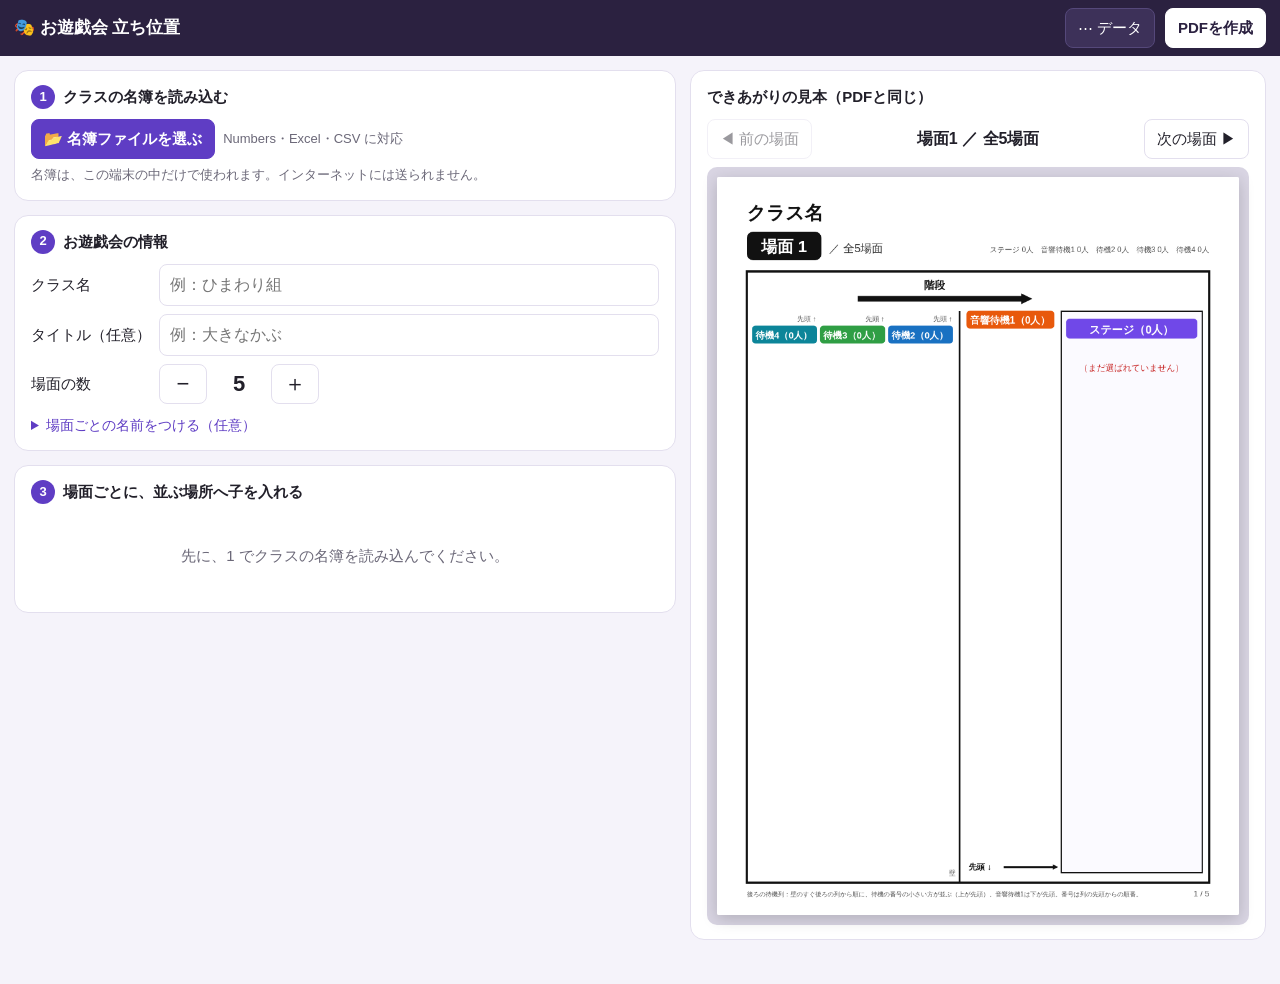
<file: tachiichi/index.html>
<!doctype html>
<html lang="ja">
<head>
<meta charset="utf-8">
<!-- 安全のための決まり：このアプリは名簿などをどこにも送れない（通信先は自分のサイトだけ） -->
<meta http-equiv="Content-Security-Policy" content="default-src 'self'; script-src 'self' 'unsafe-inline'; style-src 'self' 'unsafe-inline'; font-src 'self' data:; img-src 'self' data: blob:; connect-src 'self' data: blob:; object-src 'none'; base-uri 'self'; form-action 'self'">
<meta name="viewport" content="width=device-width, initial-scale=1, viewport-fit=cover">
<meta name="apple-mobile-web-app-capable" content="yes">
<meta name="apple-mobile-web-app-title" content="立ち位置">
<meta name="theme-color" content="#2b2140">
<title>お遊戯会 立ち位置</title>
<!-- 先生に配る「配布版」。どうぐばこの開発の影響を受けないよう、部品・オフライン対応はこのフォルダの中だけで完結させている -->
<link rel="manifest" href="manifest.webmanifest">
<link rel="apple-touch-icon" href="icon.png">
<link rel="icon" href="icon.png">
<!-- 名簿の読み込み（SheetJS）と PDF 作成（jsPDF）は、どうぐばこのサイトに置いたものを使う -->
<script src="lib/sheetjs/xlsx.full.min.js"></script>
<script src="lib/jspdf/jspdf.umd.min.js"></script>
<script src="lib/sortable/Sortable.min.js"></script>
<style>
:root{
  --bg:#f5f3fa; --panel:#fff; --ink:#22202a; --muted:#6b6878; --line:#e3dfee; --accent:#5f3dc4; --accent-soft:#efeafd;
  --bad:#c92a2a; --badbg:#fff0f0; --warn:#d9480f; --warnbg:#fff4e6; --hdr:56px;
}
*{box-sizing:border-box}
html,body{margin:0;height:100%}
body{background:var(--bg);color:var(--ink);font:15px/1.6 -apple-system,BlinkMacSystemFont,"Hiragino Sans","Hiragino Kaku Gothic ProN","Noto Sans JP",sans-serif;-webkit-text-size-adjust:100%}
button,input,select{font:inherit;color:inherit}
button{cursor:pointer;border:1px solid var(--line);background:#fff;border-radius:8px;padding:6px 12px;min-height:40px}
button.primary{background:var(--accent);border-color:var(--accent);color:#fff;font-weight:700}
button:disabled{opacity:.45;cursor:default}
input[type=text],select{border:1px solid var(--line);border-radius:8px;padding:6px 10px;background:#fff;font-size:16px;min-height:42px}
header{position:sticky;top:0;z-index:10;display:flex;align-items:center;gap:10px;flex-wrap:wrap;padding:8px max(14px,env(safe-area-inset-right)) 8px max(14px,env(safe-area-inset-left));padding-top:max(8px,env(safe-area-inset-top));background:#2b2140;color:#fff}
header h1{font-size:17px;margin:0 auto 0 0;white-space:nowrap}
header button{background:#3d3159;border-color:#55487a;color:#fff}
header button.primary{background:#fff;color:#2b2140;border-color:#fff}
.boxlink{color:#fff;text-decoration:none;background:#2f7d6b;border-radius:8px;padding:8px 12px;font-weight:700;white-space:nowrap}
main{display:grid;grid-template-columns:minmax(0,1.15fr) minmax(0,1fr);gap:14px;padding:14px max(14px,env(safe-area-inset-right)) 30px max(14px,env(safe-area-inset-left));align-items:start}
@media (max-width:1050px){main{grid-template-columns:1fr}}
.card{background:var(--panel);border:1px solid var(--line);border-radius:14px;padding:14px 16px;margin-bottom:14px}
.card h2{font-size:15px;margin:0 0 10px;display:flex;align-items:center;gap:8px}
.card h2 .n{display:inline-grid;place-items:center;width:24px;height:24px;border-radius:50%;background:var(--accent);color:#fff;font-size:13px;flex:none}
.row{display:flex;gap:8px;align-items:center;flex-wrap:wrap}
.fld{display:grid;grid-template-columns:120px minmax(0,1fr);gap:8px;align-items:center;margin-top:8px}
.fld input,.fld select{width:100%}
.hint{font-size:13px;color:var(--muted);margin:6px 0 0;line-height:1.6}
.err{background:var(--badbg);color:var(--bad);border-radius:8px;padding:8px 10px;font-size:13px;margin-top:8px}
.stepper{display:flex;align-items:center;gap:8px}
.stepper b{min-width:48px;text-align:center;font-size:22px}
.stepper button{width:48px;font-size:22px;padding:0}
details.scnames summary{cursor:pointer;color:var(--accent);font-size:14px;margin-top:10px}
.scgrid{display:grid;grid-template-columns:repeat(auto-fill,minmax(160px,1fr));gap:6px;margin-top:8px}
.scgrid label{display:flex;gap:6px;align-items:center;font-size:13px;white-space:nowrap}
.scgrid input{flex:1;min-width:0;min-height:36px;font-size:15px}
.empty{padding:30px 16px;text-align:center;color:var(--muted)}

/* 場面のタブ */
.tabs{display:flex;gap:6px;overflow-x:auto;padding-bottom:6px;-webkit-overflow-scrolling:touch}
.tabs button{flex:none;border-radius:999px;padding:4px 14px;min-height:40px;line-height:1.2}
.tabs button small{display:block;font-size:11px;color:var(--muted)}
.tabs button.on{background:#2b2140;border-color:#2b2140;color:#fff}
.tabs button.on small{color:#cfc6e8}
.tools{display:flex;gap:6px;flex-wrap:wrap;margin:8px 0}
.tools button{font-size:13px;min-height:36px;padding:4px 10px}

/* 並ぶ場所：選ぶボタン（人数つき） */
.posbar{display:flex;gap:6px;flex-wrap:wrap}
.posbar button{border:2px solid var(--c);color:var(--c);background:#fff;border-radius:10px;min-height:44px;padding:4px 12px;font-weight:700;line-height:1.2;text-align:left}
.posbar button small{display:block;font-weight:400;font-size:11px;color:var(--muted)}
.posbar button.on{background:var(--c);color:#fff}
.posbar button.on small{color:rgba(255,255,255,.85)}
/* 選んでいる場所の中身 */
.panel{border:2px solid var(--c);border-radius:12px;margin-top:10px;overflow:hidden}
.panel .ph{background:var(--c);color:#fff;padding:8px 12px;font-weight:700;display:flex;justify-content:space-between;align-items:baseline;gap:8px;flex-wrap:wrap}
.panel .ph small{font-weight:400;font-size:12px;opacity:.95}
.panel ol{list-style:none;margin:0;padding:8px;display:grid;gap:6px;min-height:56px;max-height:42vh;overflow-y:auto;-webkit-overflow-scrolling:touch}
.panel li{display:flex;align-items:center;gap:8px;border:1px solid var(--line);border-radius:10px;padding:4px 4px 4px 6px;background:#fff;font-size:15px;touch-action:none;user-select:none;-webkit-user-select:none}
.panel li .grip{color:#9b95ad;font-size:20px;line-height:1;padding:0 4px;cursor:grab}
.panel li .no{color:var(--muted);font-size:12px;min-width:22px;text-align:right}
.panel li .nm{flex:1;min-width:0;overflow:hidden;text-overflow:ellipsis;white-space:nowrap}
.panel li button{flex:none;min-height:36px;min-width:36px;padding:0;border:0;background:#f3f1f8;border-radius:8px}
.panel .emptyl{color:var(--muted);font-size:13px;padding:10px;text-align:center}
.panel .howto{font-size:12px;color:var(--muted);padding:0 12px 8px}
.sortable-ghost{opacity:.35}
.sortable-chosen{box-shadow:0 6px 16px rgba(0,0,0,.18);border-color:var(--c)!important}

/* 名簿から選ぶ */
.picker{margin-top:12px;border-top:1px dashed var(--line);padding-top:10px}
.picker .ptitle{display:flex;justify-content:space-between;align-items:center;gap:8px;flex-wrap:wrap;font-size:14px}
.picker .ptitle b{color:var(--active)}
.names{display:grid;grid-template-columns:repeat(auto-fill,minmax(132px,1fr));gap:6px;margin-top:8px}
.names button{text-align:left;padding:5px 8px;min-height:44px;line-height:1.25;position:relative}
.names button .tag{display:block;font-size:11px;color:#fff;background:var(--c);border-radius:4px;padding:0 5px;width:max-content;margin-top:2px}
.names button.placed{background:#faf9fd}
.names button.here{border:2px solid var(--c);background:color-mix(in srgb,var(--c) 10%,#fff)}
.gapbox{border:1px dashed #7048e8;border-radius:10px;padding:8px 10px;margin:4px 0 10px;background:#faf8ff}
.gapbox label{display:flex;gap:8px;align-items:flex-start;font-size:14px;cursor:pointer}
.gapbox input[type=checkbox]{width:22px;height:22px;flex:none;margin-top:1px}
.gapbox textarea{width:100%;margin-top:8px;font:inherit;font-size:16px;border:1px solid var(--line);border-radius:8px;padding:6px 10px;min-height:64px;resize:vertical;background:#fff}
.gapbox .gnote{font-size:12px;color:var(--muted);margin-top:4px}
.splitbox{border:1px solid var(--line);border-radius:10px;padding:8px 10px;margin:0 0 10px;background:#fff}
.splitbox .st{display:flex;justify-content:space-between;align-items:center;gap:8px;flex-wrap:wrap;font-size:14px;font-weight:700}
.splitbox .sr{display:grid;grid-template-columns:7.5em auto minmax(0,1fr);gap:10px;align-items:center;margin-top:6px;font-size:14px}
.splitbox .stepper b{min-width:32px;font-size:18px}
.splitbox .stepper button{width:40px;height:36px;font-size:20px}
.splitbox .sg{font-size:13px;color:var(--muted)}
.splitbox .sr small{display:block;font-weight:400}
/* フィナーレ */
.tabs button.fin{border-color:#e8590c;color:#e8590c;font-weight:700}
.tabs button.fin.on{background:#e8590c;border-color:#e8590c;color:#fff}
.tabs button.fin small{color:inherit;opacity:.8}
.finhead{display:flex;gap:10px;align-items:center;flex-wrap:wrap;justify-content:space-between;margin:6px 0 10px}
.seg{display:inline-flex;border:1px solid var(--line);border-radius:999px;overflow:hidden}
.seg button{border:0;border-radius:0;min-height:40px;padding:4px 18px;background:#fff}
.seg button.on{background:#2b2140;color:#fff;font-weight:700}
.rowstep{display:flex;align-items:center;gap:6px;font-size:14px}
.rowstep button{width:40px;min-height:38px;padding:0;font-size:18px}
.rowstep b{min-width:28px;text-align:center;font-size:18px}
.costs{display:flex;gap:6px;flex-wrap:wrap}
.costs button{border:2px solid var(--c);background:color-mix(in srgb,var(--c) 18%,#fff);border-radius:10px;min-height:44px;padding:4px 12px;text-align:left;line-height:1.2}
.costs button.on{box-shadow:0 0 0 3px color-mix(in srgb,var(--c) 40%,transparent);font-weight:700}
.costs button small{display:block;font-size:11px;color:var(--muted)}
.costedit{border:1px solid var(--line);border-radius:10px;padding:10px;margin-top:8px;display:grid;gap:8px}
.costedit .row input{flex:1;min-width:0}
.swatches{display:flex;gap:6px;flex-wrap:wrap}
.swatches button{width:34px;height:34px;min-height:0;border-radius:50%;padding:0;border:2px solid #fff;box-shadow:0 0 0 1px var(--line)}
.swatches button.on{box-shadow:0 0 0 3px #2b2140}
.names button.dress{background:color-mix(in srgb,var(--dc) 22%,#fff);border-color:var(--dc)}
.names button .dot{display:inline-block;width:10px;height:10px;border-radius:50%;background:var(--dc);margin-right:4px;vertical-align:0}
.left{background:var(--warnbg);color:var(--warn);border-radius:8px;padding:6px 10px;font-size:13px;margin-top:8px}
.left.ok{background:#ebfbee;color:#2b8a3e}
.chk{display:flex;align-items:center;gap:6px;font-size:13px;color:var(--muted)}
.chk input{width:18px;height:18px}

/* プレビュー */
.pv{position:sticky;top:calc(var(--hdr) + 14px)}
@media (max-width:1050px){.pv{position:static}}
.pager{display:flex;align-items:center;justify-content:space-between;gap:8px;margin-bottom:8px}
.pager b{font-size:16px}
.canvasbox{background:#d9d5e3;border-radius:10px;padding:10px;display:grid;place-items:center}
.canvasbox canvas{width:100%;height:auto;max-width:620px;background:#fff;box-shadow:0 4px 16px rgba(0,0,0,.18);border-radius:2px}

/* ダイアログ・お知らせ */
dialog{border:0;border-radius:16px;padding:0;max-width:520px;width:calc(100% - 32px);box-shadow:0 20px 50px rgba(0,0,0,.3)}
dialog::backdrop{background:rgba(0,0,0,.4)}
.dlg{padding:18px 18px 16px;display:grid;gap:12px}
.dlg h3{margin:0;font-size:17px}
.dlg .acts{display:flex;gap:8px;flex-wrap:wrap;justify-content:flex-end}
.dlg .list{display:grid;gap:8px}
.dlg .list button{text-align:left;padding:10px 12px}
.dlg .list small{display:block;color:var(--muted)}
#toast{position:fixed;left:50%;bottom:max(20px,env(safe-area-inset-bottom));transform:translateX(-50%);background:#22202a;color:#fff;padding:10px 18px;border-radius:12px;font-size:14px;opacity:0;transition:opacity .2s;pointer-events:none;z-index:50;max-width:calc(100% - 32px);text-align:center}
#toast.show{opacity:1}
</style>
</head>
<body>
<header>
  <h1>🎭 お遊戯会 立ち位置</h1>
  <button id="btnMore" type="button">⋯ データ</button>
  <button id="btnPdf" class="primary" type="button">PDFを作成</button>
</header>

<main>
  <div>
    <section class="card">
      <h2><span class="n">1</span>クラスの名簿を読み込む</h2>
      <div class="row">
        <button class="primary" id="btnFile" type="button">📂 名簿ファイルを選ぶ</button>
        <span class="hint" id="fileInfo" style="margin:0">Numbers・Excel・CSV に対応</span>
      </div>
      <input type="file" id="fileIn" hidden accept=".numbers,.xlsx,.xls,.xlsm,.csv,.ods,application/vnd.apple.numbers,application/x-iwork-numbers-sffnumbers,application/vnd.openxmlformats-officedocument.spreadsheetml.sheet,application/vnd.ms-excel,text/csv">
      <div id="classBox" hidden>
        <div class="fld"><span>クラスを選ぶ</span><select id="classSel"></select></div>
        <div class="hint" id="classPreview"></div>
      </div>
      <div id="loadErr"></div>
      <p class="hint">名簿は、この端末の中だけで使われます。インターネットには送られません。</p>
    </section>

    <section class="card">
      <h2><span class="n">2</span>お遊戯会の情報</h2>
      <div class="fld"><span>クラス名</span><input type="text" id="className" placeholder="例：ひまわり組"></div>
      <div class="fld"><span>タイトル（任意）</span><input type="text" id="title" placeholder="例：大きなかぶ"></div>
      <div class="fld"><span>場面の数</span>
        <div class="stepper"><button type="button" id="scMinus" aria-label="場面を減らす">−</button><b id="scCount">5</b><button type="button" id="scPlus" aria-label="場面を増やす">＋</button></div></div>
      <details class="scnames"><summary>場面ごとの名前をつける（任意）</summary><div class="scgrid" id="scNames"></div></details>
    </section>

    <section class="card">
      <h2><span class="n">3</span>場面ごとに、並ぶ場所へ子を入れる</h2>
      <div id="editor"><div class="empty">先に、1 でクラスの名簿を読み込んでください。</div></div>
    </section>
  </div>

  <div class="pv">
    <section class="card">
      <h2>できあがりの見本（PDFと同じ）</h2>
      <div class="pager"><button type="button" id="pvPrev">◀ 前の場面</button><b id="pvLabel">—</b><button type="button" id="pvNext">次の場面 ▶</button></div>
      <div class="canvasbox"><canvas id="pv" width="840" height="1188"></canvas></div>
    </section>
  </div>
</main>

<dialog id="dlg"></dialog>
<input type="file" id="jsonIn" hidden accept=".json,application/json,text/plain">
<div id="toast" role="status"></div>

<script>
'use strict';
/* ============================================================
   基本設定・保存（データはこの端末の中だけ）
   ============================================================ */
const NS = 'tachiichi.';   // 配布版は、どうぐばこの開発版とは別の保存場所を使う
const LS_CUR = NS + 'current.v2';
const $ = id => document.getElementById(id);
const esc = s => String(s ?? '').replace(/[&<>"']/g, c => ({ '&': '&amp;', '<': '&lt;', '>': '&gt;', '"': '&quot;', "'": '&#39;' }[c]));
const uid = () => 'c' + Math.random().toString(36).slice(2, 10);
const MAX_SCENES = 30;
// 並ぶ場所：ステージ・音響待機1・待機2…（待機の数＝場面の数−1）。色は画面とPDFで同じ
const LINE_COLORS = ['#1971c2', '#2f9e44', '#0c8599', '#c2255c', '#5c940d', '#ae3ec9', '#e67700', '#3b5bdb', '#087f5b', '#d6336c'];
function positions(N = state.sceneCount) {
  const out = [{ key: 'stage', label: 'ステージ', color: '#7048e8', note: '今の場面で舞台に立つ子' }];
  if (N >= 2) out.push({ key: 'w1', label: '音響待機1', color: '#e8590c', note: '階段を上がった先の列。下が先頭' });
  for (let i = 2; i <= N - 1; i++) out.push({ key: 'w' + i, label: '待機' + i, color: LINE_COLORS[(i - 2) % LINE_COLORS.length], note: '後ろの待機列。上が先頭' });
  return out;
}
const posInfo = key => positions(MAX_SCENES).find(p => p.key === key);
function blank() { return { version: 2, className: '', title: '', sceneCount: 5, sceneNames: [], roster: [], scenes: {}, gaps: {}, backSplit: {}, cur: 1 }; }
let state;
try { state = JSON.parse(localStorage.getItem(LS_CUR)) || blank(); } catch (e) { state = blank(); }
state = { ...blank(), ...state };
let active = 'stage';        // 今、名前を入れる場所
let onlyLeft = false;        // まだ入っていない子だけ表示
let lastBook = null;         // 読み込んだ名簿（クラスの候補）
function save() { try { localStorage.setItem(LS_CUR, JSON.stringify(state)); } catch (e) { } }

let toastT;
function toast(msg, ms = 2800) { const t = $('toast'); t.textContent = msg; t.classList.add('show'); clearTimeout(toastT); toastT = setTimeout(() => t.classList.remove('show'), ms); }

/* ---------- 場面ごとの並び ---------- */
function scene(k) {
  const s = state.scenes[k] || (state.scenes[k] = {});
  for (const p of positions()) if (!Array.isArray(s[p.key])) s[p.key] = [];
  return s;
}
// 今の場面の数で使う場所だけを見る（場面を減らして使わなくなった待機列は数えない）
function posOf(k, id) { const s = scene(k); for (const p of positions()) if (s[p.key].includes(id)) return p.key; return null; }
// その場面で、子を場所に入れる（別の場所にいれば移す。同じ場所にいれば外す）
function assign(k, id, key) {
  const s = scene(k); const was = posOf(k, id);
  for (const key of Object.keys(s)) s[key] = s[key].filter(x => x !== id);
  if (was !== key) s[key].push(id);
  save();
}
// ステージから一度捌ける子の「行き来スペース」（場面ごと。音響待機1の先頭の前に入る）
// フィナーレ：場面の最後に、全員がステージに並ぶ（待機列なし・横向きのページ）
const FIN_MAX_ROWS = 8;
const COSTUME_COLORS = ['#f06595', '#4dabf7', '#51cf66', '#ff922b', '#9775fa', '#fcc419', '#20c997', '#e03131', '#a0785a', '#868e96', '#3bc9db', '#d6336c'];
function finale() {
  const f = state.finale || (state.finale = {});
  if (!Number.isInteger(f.rows) || f.rows < 1) f.rows = 3;
  if (!Array.isArray(f.lines)) f.lines = [];
  while (f.lines.length < f.rows) f.lines.push([]);
  if (!Array.isArray(f.costumes)) f.costumes = [];
  if (!f.dress || typeof f.dress !== 'object') f.dress = {};
  return f;
}
const finRowOf = id => finale().lines.slice(0, finale().rows).findIndex(l => l.includes(id));
const finPlaced = () => finale().lines.slice(0, finale().rows).reduce((a, l) => a + l.filter(id => nameOf(id)).length, 0);
const costumeOf = id => { const f = finale(); return f.costumes.find(c => c.id === f.dress[id]) || null; };
const costumeNo = c => finale().costumes.indexOf(c) + 1;
const circled = n => n >= 1 && n <= 20 ? String.fromCharCode(0x2460 + n - 1) : `(${n})`;
// 名前：名（下の名前）だけを出す。同じ名の子がいるときは、上に小さく姓を出す
function shortName(id) {
  const full = nameOf(id).trim(); const parts = full.split(/[\s　]+/);
  const given = parts.length > 1 ? parts.slice(1).join(' ') : full, sur = parts.length > 1 ? parts[0] : '';
  const dup = state.roster.filter(r => { const q = r.name.trim().split(/[\s　]+/); return (q.length > 1 ? q.slice(1).join(' ') : r.name.trim()) === given; }).length > 1;
  return { given, sur: dup ? sur : '' };
}
// PDFの後ろの待機列（待機2〜）：3列それぞれに入れる待機の数。決めていない（または場面の数が変わって合わない）ときは3等分
function backSplitOf(k, n = Math.max(0, state.sceneCount - 2)) {
  const a = (state.backSplit || {})[k];
  if (Array.isArray(a) && a.length === 3 && a.every(v => Number.isInteger(v) && v >= 0) && a[0] + a[1] + a[2] === n) return [...a];
  const m = Math.min(3, n), out = [0, 0, 0];
  for (let c = 0; c < m; c++) out[c] = Math.floor(n / m) + (c < n % m ? 1 : 0);
  return out;
}
const backSplitSet = k => { const a = (state.backSplit || {})[k]; return !!a && backSplitOf(k).every((v, i) => v === a[i]); };
function gapOf(k) { if (!state.gaps) state.gaps = {}; return state.gaps[k] || (state.gaps[k] = { on: false, text: '' }); }
const nameOf = id => (state.roster.find(r => r.id === id) || {}).name || '';
const placedCount = k => { const s = scene(k); return positions().reduce((a, p) => a + s[p.key].filter(id => nameOf(id)).length, 0); };
const sceneLabel = j => `場面${j}` + (state.sceneNames[j - 1] ? `「${state.sceneNames[j - 1]}」` : '');

/* ============================================================
   名簿の読み込み（Numbers / Excel / CSV）
   ・Numbers の表の名前（例：ひまわり組）を、クラス名として表示する
   ・1つのファイルに複数のクラスが入っていても選べる
     - 表やシート（タブ）ごとにクラスが分かれている
     - 「クラス」「組」の列でクラスが分かれている
     - 列の見出しがクラス名（例：ひまわり組｜さくら組）
   ============================================================ */
const NAME_RE = /氏名|名前|なまえ|園児名|児童名|生徒名|^name/i;
const KANA_RE = /ふりがな|フリガナ|よみ|かな|カナ/;
const CLASS_COL_RE = /^(クラス|クラス名|組|組名|学級|class)$/i;
const CLASS_NAME_RE = /組|ぐみ|クラス|class/i;
const DEFAULT_TABLE_RE = /^(表|テーブル|table)\s*\d+([-‐－]\d+)?$/i;
const isNum = v => typeof v === 'number' || /^\s*[0-9０-９]+(\.[0-9]+)?\s*(位|番)?\s*$/.test(String(v));
const clean = v => String(v ?? '').replace(/\s+/g, ' ').trim();

function readClasses(wb, fileBase) {
  const out = [];
  wb.SheetNames.forEach(sn => {
    const ws = wb.Sheets[sn];
    const base = sn.replace(/_\d+$/, '');
    const tname = clean(ws['!tableName']);
    // 表の名前が付いていれば、それをクラス名にする（「表1」のような初めからの名前は使わない）
    const label0 = tname && !DEFAULT_TABLE_RE.test(tname) ? tname : base;
    const rows = XLSX.utils.sheet_to_json(ws, { header: 1, defval: '', blankrows: false, raw: true });
    const h = rows.findIndex(r => r.some(v => clean(v)));
    if (h < 0) return;
    const head = rows[h].map(clean);
    const body = rows.slice(h + 1);
    const width = Math.max(...rows.map(r => r.length));
    const colVals = c => body.map(r => clean(r[c]));
    const textCol = c => { const v = colVals(c).filter(Boolean); return v.length && v.filter(isNum).length / v.length < 0.5; };
    let ni = head.findIndex((x, c) => NAME_RE.test(x) && !KANA_RE.test(x) && textCol(c));
    if (ni < 0) ni = head.findIndex((x, c) => KANA_RE.test(x) && textCol(c));
    const ci = head.findIndex((x, c) => CLASS_COL_RE.test(x) && c !== ni);
    if (ni >= 0 && ci >= 0) {
      const groups = new Map();
      body.forEach(r => { const n = clean(r[ni]); if (!n) return; const k = clean(r[ci]) || '（クラスなし）'; if (!groups.has(k)) groups.set(k, []); groups.get(k).push(n); });
      groups.forEach((names, k) => out.push({ label: k, names }));
      return;
    }
    const classCols = [];
    for (let c = 0; c < width; c++) if (CLASS_NAME_RE.test(head[c]) && !NAME_RE.test(head[c]) && !KANA_RE.test(head[c]) && textCol(c)) classCols.push(c);
    if (classCols.length) { classCols.forEach(c => out.push({ label: head[c], names: colVals(c).filter(Boolean) })); return; }
    if (ni < 0) for (let c = 0; c < width; c++) if (textCol(c)) { ni = c; break; }
    if (ni < 0) return;
    const names = colVals(ni).filter(Boolean);
    if (names.length) out.push({ label: label0, names });
  });
  if (out.length === 1 && !CLASS_NAME_RE.test(out[0].label) && CLASS_NAME_RE.test(fileBase)) out[0].label = fileBase;
  const seen = {};
  out.forEach(o => { seen[o.label] = (seen[o.label] || 0) + 1; if (seen[o.label] > 1) o.label += `（${seen[o.label]}）`; });
  return out;
}
async function loadRosterFile(file) {
  $('loadErr').innerHTML = '';
  try {
    const wb = XLSX.read(await file.arrayBuffer(), { type: 'array' });
    const classes = readClasses(wb, file.name.replace(/\.[^.]+$/, ''));
    if (!classes.length) throw new Error('名前の列が見つかりませんでした');
    lastBook = { file: file.name, classes };
    $('fileInfo').textContent = '📄 ' + file.name;
    const sel = $('classSel');
    sel.innerHTML = '<option value="">（クラスを選んでください）</option>' + classes.map((c, i) => `<option value="${i}">${esc(c.label)}（${c.names.length}人）</option>`).join('');
    $('classBox').hidden = false;
    if (classes.length === 1) { sel.value = '0'; applyClass(0); }
    else { $('classPreview').textContent = `${classes.length}クラス分の名簿が見つかりました。使うクラスを選んでください。`; sel.focus(); }
  } catch (e) {
    console.error(e);
    $('loadErr').innerHTML = `<div class="err">名簿を読み込めませんでした。1行目に「名前」や「ふりがな」の見出しがある表にしてください。（${esc(e.message || e)}）</div>`;
  }
}
function applyClass(i) {
  const c = lastBook && lastBook.classes[i]; if (!c) return;
  const doIt = () => {
    // 同じ名前の子がいれば、入れた場所を引き継ぐ（名簿を読み直したとき用）
    const byName = new Map(state.roster.map(r => [r.name, r.id]));
    state.roster = c.names.map(n => ({ id: byName.get(n) || uid(), name: n }));
    const keep = new Set(state.roster.map(r => r.id));
    for (const k of Object.keys(state.scenes)) { const s = scene(k); for (const key of Object.keys(s)) s[key] = s[key].filter(id => keep.has(id)); }
    if (!state.className || state.className === state._autoClass) { state.className = c.label; state._autoClass = c.label; }
    save(); renderAll();
    $('classPreview').textContent = `${c.label}：${c.names.length}人（${c.names.slice(0, 4).join('、')}${c.names.length > 4 ? ' …' : ''}）`;
    toast(`${c.label}（${c.names.length}人）を読み込みました`);
  };
  const hasWork = Object.keys(state.scenes).some(k => placedCount(k));
  if (state.roster.length && hasWork && !sameNames(state.roster.map(r => r.name), c.names)) {
    confirmDlg('名簿を入れ替えますか？', '今の名簿で入れた子のうち、新しい名簿にいない子は、並ぶ場所から外れます。', '入れ替える', doIt);
  } else doIt();
}
const sameNames = (a, b) => a.length === b.length && a.every((x, i) => x === b[i]);

/* ============================================================
   ページの絵（プレビューとPDFで同じものを使う）A4縦
   ============================================================ */
const FONT = '"Hiragino Sans","Hiragino Kaku Gothic ProN","Noto Sans JP","Yu Gothic",sans-serif';
function drawPage(cv, k) {
  const W = cv.width, mm = W / 210;
  const ctx = cv.getContext('2d');
  ctx.save(); ctx.fillStyle = '#fff'; ctx.fillRect(0, 0, W, cv.height);
  const N = state.sceneCount, s = scene(k), P = positions();
  const list = key => (s[key] || []).filter(id => nameOf(id));
  const f = (px, w = 400) => `${w} ${px}px ${FONT}`;
  const text = (str, x, y, size, opt = {}) => {
    ctx.font = f(size * mm, opt.w || 400); ctx.fillStyle = opt.c || '#111'; ctx.textAlign = opt.a || 'left';
    if (opt.max) { let sz = size; while (ctx.measureText(str).width > opt.max * mm && sz > 1.8) { sz -= 0.2; ctx.font = f(sz * mm, opt.w || 400); } }
    ctx.fillText(str, x * mm, y * mm);
    return ctx.measureText(str).width / mm;
  };
  const rect = (x, y, w, h, fill, stroke, lw, r = 0) => {
    ctx.beginPath(); if (r && ctx.roundRect) ctx.roundRect(x * mm, y * mm, w * mm, h * mm, r * mm); else ctx.rect(x * mm, y * mm, w * mm, h * mm);
    if (fill) { ctx.fillStyle = fill; ctx.fill(); }
    if (stroke) { ctx.strokeStyle = stroke; ctx.lineWidth = (lw || 0.3) * mm; ctx.stroke(); }
  };
  const arrow = (x1, y1, x2, y2, lw, head) => {
    ctx.strokeStyle = '#111'; ctx.fillStyle = '#111'; ctx.lineWidth = lw * mm; ctx.lineCap = 'butt';
    const a = Math.atan2(y2 - y1, x2 - x1);
    ctx.beginPath(); ctx.moveTo(x1 * mm, y1 * mm); ctx.lineTo((x2 - Math.cos(a) * head * 0.8) * mm, (y2 - Math.sin(a) * head * 0.8) * mm); ctx.stroke();
    ctx.beginPath(); ctx.moveTo(x2 * mm, y2 * mm);
    ctx.lineTo((x2 - Math.cos(a - 0.45) * head) * mm, (y2 - Math.sin(a - 0.45) * head) * mm);
    ctx.lineTo((x2 - Math.cos(a + 0.45) * head) * mm, (y2 - Math.sin(a + 0.45) * head) * mm); ctx.closePath(); ctx.fill();
  };

  // ---- 上の見出し：クラス名・タイトル・場面 ----
  const L = 12, R = 198;
  let x = text(state.className || 'クラス名', L, 17, 7.5, { w: 700, max: 80 });
  if (state.title) text(state.title, L + x + 5, 17, 6, { c: '#333', max: R - L - x - 8 });
  rect(L, 22, 30, 11.5, '#111', null, 0, 2.5);
  text(`場面 ${k}`, L + 15, 30.3, 6.6, { w: 700, c: '#fff', a: 'center' });
  x = text(`／ 全${N}場面`, L + 33, 30.3, 4.6, { c: '#333' });
  if (state.sceneNames[k - 1]) text(`「${state.sceneNames[k - 1]}」`, L + 33 + x + 2, 30.5, 6, { w: 700, max: 55 });
  text(P.map(p => `${p.label} ${list(p.key).length}人`).join('　'), R, 30.3, 3, { a: 'right', c: '#555', max: 100 });

  // ---- ステージ全体の枠・中央の壁・階段 ----
  const X0 = 12, Y0 = 38, BW = 186, BH = 246;
  ctx.strokeStyle = '#111'; ctx.lineWidth = 0.9 * mm; ctx.strokeRect(X0 * mm, Y0 * mm, BW * mm, BH * mm);
  const WALL = X0 + BW * 0.46;
  const C1 = { x: X0 + BW * 0.475, w: BW * 0.19 }, ST = { x: X0 + BW * 0.68, w: BW * 0.305 };
  ctx.lineWidth = 0.7 * mm; ctx.beginPath(); ctx.moveTo(WALL * mm, (Y0 + 16) * mm); ctx.lineTo(WALL * mm, (Y0 + BH) * mm); ctx.stroke();
  text('壁', WALL - 1.6, Y0 + BH - 3, 2.8, { c: '#666', a: 'right' });
  text('階段', WALL - 10, Y0 + 7, 4.2, { w: 700, a: 'center' });
  arrow(X0 + BW * 0.24, Y0 + 11, C1.x + C1.w * 0.75, Y0 + 11, 2.2, 5);
  const stTop = Y0 + 16, stBot = Y0 + BH - 4;
  rect(ST.x, stTop, ST.w, stBot - stTop, '#fbfaff', '#111', 0.5);

  // ---- 後ろの待機列（待機2・待機3…）：3列。壁のすぐ後ろの列から順に、待機の番号の小さい方から入れる ----
  //      それぞれの列に入れる数は場面ごとに決められる（決めていなければ3等分。例：待機2〜7 → 2・3／4・5／6・7）
  //      それぞれの列の中では、待機の番号の順に上から並ぶ（上が先頭）
  const back = P.filter(p => /^w\d+$/.test(p.key) && p.key !== 'w1');
  const split = backSplitOf(k, back.length);
  const nSlot = Math.max(2, Math.min(3, back.length), split[2] ? 3 : split[1] ? 2 : 1);
  const areaL = X0 + 1.5, areaR = WALL - 2, areaT = Y0 + 16, areaB = Y0 + BH - 3;
  const colW = (areaR - areaL) / nSlot;
  const backCols = [];
  for (let c = 0, from = 0; c < 3; c++) {
    if (split[c]) backCols.push({ x: areaR - colW * (c + 1) + 0.6, w: colW - 1.2, groups: back.slice(from, from + split[c]) });   // c=0 が壁のすぐ後ろ
    from += split[c];
  }

  // ---- 文字の大きさ：7文字の名前がちょうど入る大きさを上限にする（それより長い名前は、その子だけ小さくする） ----
  const fitChars = (w, n = 7) => { ctx.font = f(10 * mm, 500); return 10 * (w * mm) / ctx.measureText('あ'.repeat(n)).width; };
  const NAME_PAD = 6;   // 線・番号の分
  const colLines = c => c.groups.reduce((a, g) => a + list(g.key).length + 2, 0);
  const backLh = backCols.length ? Math.min(...backCols.map(c => (areaB - areaT - 10) / Math.max(1, colLines(c)))) : 9;
  const q1Top = Y0 + 30, q1Bot = Y0 + BH - 10;
  // 行き来スペース：文字は待機の子の名前と同じ大きさ。長い文は枠の中で折り返す
  const gap = gapOf(k);
  const wrapText = (str, width, size) => {
    ctx.font = f(size * mm, 500); const out = [];
    for (const para of String(str).split(/\n/)) {
      let line = '';
      for (const ch of para) { if (line && ctx.measureText(line + ch).width / mm > width) { out.push(line); line = ch; } else line += ch; }
      out.push(line);
    }
    return out;
  };
  const fs7 = Math.min(...[...backCols.map(c => c.w), C1.w].map(w => fitChars(w - NAME_PAD)));
  // 名前の大きさは列の詰まり具合で決まり、スペースの高さは文字の大きさで決まるので、何度か計算してそろえる
  let gapLines = [], gapH = 0, w1Bot = q1Bot, lh = 8.2, fs = fs7;
  for (let it = 0; it < 5; it++) {
    const size = fs;
    gapLines = gap.on && gap.text.trim() ? wrapText(gap.text.trim(), C1.w - 3, size) : [];
    gapH = gap.on ? Math.max(2, gapLines.length) * size * 1.4 + 4 : 0;
    w1Bot = q1Bot - gapH;   // 音響待機1の子は、スペースの分だけ上にずれる
    const w1Lh = (w1Bot - q1Top) / Math.max(1, list('w1').length);
    lh = Math.max(2.6, Math.min(8.2, backLh, w1Lh));
    fs = Math.max(2.2, Math.min(fs7, lh * 0.74));
    if (Math.abs(fs - size) < 0.02) break;
  }
  const fsC = fs;   // 行き来スペースのコメントは、待機の子の名前と同じ大きさ
  const head = (p, x, y, w) => {
    rect(x, y - 5.2, w, 7.2, p.color, null, 0, 1.4);
    text(`${p.label}（${list(p.key).length}人）`, x + 1.4, y, 3.9, { w: 700, c: '#fff', max: w - 2.5 });
  };
  const nameAt = (p, i, x, w, y) => {
    rect(x, y - lh * 0.8, 1.1, lh * 0.95, p.color, null, 0, 0.4);
    text(String(i + 1), x + 2, y, Math.min(fs * 0.6, 3), { c: '#888' });
    text(nameOf(list(p.key)[i]), x + 5.6, y, fs, { w: 500, max: w - NAME_PAD });   // 長い名前は、この子だけ縮める（改行しない）
  };
  // 後ろの待機列（上が先頭）
  for (const c of backCols) {
    text('先頭 ↑', c.x + c.w - 0.3, areaT + 4, 2.8, { a: 'right', c: '#555' });
    let y = areaT + 11;
    for (const g of c.groups) {
      head(g, c.x, y, c.w); y += 3.2;
      list(g.key).forEach((id, i) => { y += lh; nameAt(g, i, c.x, c.w, y - lh * 0.25); });
      y += lh * 0.6 + 6;
    }
  }
  // 音響待機1（下が先頭。下からステージへ進む）
  const p1 = P.find(p => p.key === 'w1');
  if (p1) {
    head(p1, C1.x, Y0 + 21, C1.w);
    text('先頭 ↓', C1.x + 1, stBot - 1.2, 3.2, { w: 700 });
    arrow(C1.x + 15, stBot - 2.3, ST.x - 1.2, stBot - 2.3, 0.8, 2.4);
    if (gap.on) {
      const gy = q1Bot - gapH + 1.5, gh = gapH - 0.5;
      ctx.save(); ctx.setLineDash([1.6 * mm, 1.2 * mm]);
      rect(C1.x, gy, C1.w, gh, '#f6f2ff', '#7048e8', 0.5, 1.2);
      ctx.restore();
      if (gapLines.length) gapLines.forEach((l, i) => text(l, C1.x + 1.5, gy + 2 + fsC * (1.1 + i * 1.4), fsC, { w: 500, c: '#2b2140', max: C1.w - 3 }));
      else text('（ステージから戻る子のスペース）', C1.x + C1.w / 2, gy + gh / 2 + 1, 2.6, { a: 'center', c: '#7a6aa8', max: C1.w - 2 });
    }
    list('w1').forEach((id, i) => nameAt(p1, i, C1.x, C1.w, w1Bot - lh * (i + 0.25)));
  }

  // ---- ステージ：四角の中に等間隔で並べる ----
  const sp = P[0], st = list('stage');
  rect(ST.x + 2, stTop + 3, ST.w - 4, 8, sp.color, null, 0, 1.4);
  text(`ステージ（${st.length}人）`, ST.x + ST.w / 2, stTop + 8.9, 4.4, { w: 700, c: '#fff', a: 'center' });
  if (st.length) {
    const top = stTop + 14, bot = stBot - 3;
    const ncol = st.length > 18 ? 2 : 1;
    const per = Math.ceil(st.length / ncol);
    const slot = (bot - top) / per;
    const sfs = Math.max(2.6, Math.min(ncol === 2 ? 4.4 : 5.4, slot * 0.6));
    const cw = (ST.w - 4) / ncol;
    st.forEach((id, i) => {
      const c = Math.floor(i / per), r = i % per;
      text(nameOf(id), ST.x + 2 + cw * c + cw / 2, top + slot * (r + 0.5) + sfs * 0.35, sfs, { w: 500, a: 'center', max: cw - 2 });
    });
  } else {
    text('（まだ選ばれていません）', ST.x + ST.w / 2, stTop + 24, 3.4, { a: 'center', c: '#c92a2a' });
  }
  text('後ろの待機列：壁のすぐ後ろの列から順に、待機の番号の小さい方が並ぶ（上が先頭）。音響待機1は下が先頭。番号は列の先頭からの順番。', X0, Y0 + BH + 5.5, 2.7, { c: '#555', max: BW - 25 });
  text(`${k} / ${N}`, X0 + BW, Y0 + BH + 5.5, 3.2, { a: 'right', c: '#555' });
  ctx.restore();
}

/* ============================================================
   画面の表示
   ============================================================ */
function renderAll() {
  state.cur = Math.min(Math.max(1, state.cur || 1), state.sceneCount);
  $('className').value = state.className || '';
  $('title').value = state.title || '';
  $('scCount').textContent = state.sceneCount;
  renderSceneNames(); renderEditor(); renderPreview();
}
function renderSceneNames() {
  $('scNames').innerHTML = Array.from({ length: state.sceneCount }, (_, i) => `<label>場面${i + 1}<input type="text" data-sn="${i}" value="${esc(state.sceneNames[i] || '')}" placeholder="（なし）"></label>`).join('');
  $('scNames').querySelectorAll('[data-sn]').forEach(inp => inp.addEventListener('input', () => { state.sceneNames[+inp.dataset.sn] = inp.value.trim(); save(); renderTabs(); renderPreview(); }));
}
function renderEditor() {
  const box = $('editor');
  if (!state.roster.length) { box.innerHTML = '<div class="empty">先に、1 でクラスの名簿を読み込んでください。</div>'; return; }
  box.innerHTML = `
    <div class="tabs" id="tabs"></div>
    <div id="finaleEd" hidden></div>
    <div id="sceneEd">
    <div class="tools">
      <button type="button" id="tCopy">← 前の場面と同じにする</button>
      <button type="button" id="tClear">この場面を空にする</button>
    </div>
    <div class="gapbox" id="gapBox"></div>
    <div class="splitbox" id="splitBox"></div>
    <div class="posbar" id="posbar"></div>
    <div class="panel" id="panel"></div>
    <div class="picker">
      <div class="ptitle"><span>名前をタップすると <b id="activeName"></b> に入ります（もう一度タップで外れます）</span>
        <label class="chk"><input type="checkbox" id="onlyLeft" ${onlyLeft ? 'checked' : ''}> まだ入っていない子だけ</label></div>
      <div class="names" id="names"></div>
      <div id="leftInfo"></div>
    </div>
    </div>`;
  $('tCopy').onclick = copyPrev;
  $('tClear').onclick = () => {
    if (!placedCount(state.cur)) return;
    confirmDlg(`場面${state.cur}を空にしますか？`, 'この場面で入れた子が、すべての場所から外れます。', '空にする', () => { state.scenes[state.cur] = {}; save(); renderScene(); });
  };
  $('onlyLeft').onchange = e => { onlyLeft = e.target.checked; renderNames(); };
  renderScene();
}
// 画面を書き直しても、指定した場所（名簿など）が画面の同じ位置にとどまるようにする
function keepPlace(id, fn) {
  const before = $(id) ? $(id).getBoundingClientRect().top : null;
  fn();
  const el = $(id);
  if (before != null && el) { const diff = el.getBoundingClientRect().top - before; if (Math.abs(diff) > 1) window.scrollBy(0, diff); }
}
function renderScene() {
  const fin = !!state.onFinale;
  $('sceneEd').hidden = fin; $('finaleEd').hidden = !fin;
  if (fin) { renderTabs(); renderFinale(); renderPreview(); return; }
  renderTabs(); renderGap(); renderSplit(); renderBoxes(); renderNames(); renderPreview();
}
function renderGap() {
  const box = $('gapBox'); if (!box) return;
  const g = gapOf(state.cur);
  box.innerHTML = `<label><input type="checkbox" id="gapOn" ${g.on ? 'checked' : ''}><span>この場面は、ステージから一度捌けて戻ってくる子のために、<b>音響待機1の先頭の前に「行き来スペース」</b>を入れる</span></label>
    ${g.on ? `<textarea id="gapText" placeholder="自由に書けます（例：うさぎ役の3人がここに戻る）">${esc(g.text)}</textarea><div class="gnote">PDFでは、音響待機1の先頭の前（ステージ側）に点線の枠で入り、音響待機1の子はその分だけ上にずれます。</div>` : ''}`;
  $('gapOn').onchange = e => keepPlace('gapBox', () => { g.on = e.target.checked; save(); renderGap(); renderTabs(); renderPreview(); });
  $('gapText')?.addEventListener('input', e => { g.text = e.target.value; save(); renderPreview(); });
}
function renderSplit() {
  const box = $('splitBox'); if (!box) return;
  const n = Math.max(0, state.sceneCount - 2);
  box.hidden = n < 2; if (n < 2) return;
  const a = backSplitOf(state.cur), custom = backSplitSet(state.cur);
  const names = c => { const from = a.slice(0, c).reduce((x, y) => x + y, 0); return Array.from({ length: a[c] }, (_, i) => '待機' + (from + i + 2)).join('・') || '（なし）'; };
  const where = ['壁のすぐ後ろ', 'まん中', 'いちばん後ろ'];
  box.innerHTML = `<div class="st"><span>PDFの待機2〜の並べ方（壁の後ろの3列）</span>${custom ? '<button type="button" id="splitReset">3等分に戻す</button>' : '<span class="sg">今は3等分</span>'}</div>
    ${[0, 1, 2].map(c => `<div class="sr"><span>${c + 1}列目<small class="sg">（${where[c]}）</small></span>
      <div class="stepper"><button type="button" data-c="${c}" data-d="-1" aria-label="${c + 1}列目を減らす" ${a[c] ? '' : 'disabled'}>−</button><b>${a[c]}</b><button type="button" data-c="${c}" data-d="1" aria-label="${c + 1}列目を増やす" ${a[c] === n ? 'disabled' : ''}>＋</button></div>
      <span class="sg">${names(c)}</span></div>`).join('')}
    <div class="gnote">待機の番号の小さい方から、1列目→2列目→3列目の順に入ります。それぞれの列の中は、上が先頭です。</div>`;
  const put = b => keepPlace('splitBox', () => { if (!state.backSplit) state.backSplit = {}; if (b) state.backSplit[state.cur] = b; else delete state.backSplit[state.cur]; save(); renderSplit(); renderPreview(); });
  box.querySelectorAll('[data-c]').forEach(btn => btn.onclick = () => {
    const c = +btn.dataset.c, d = +btn.dataset.d, b = [...a];
    // 増やす：うしろの列（なければ前の列）から1つもらう。減らす：うしろの列（3列目なら前の列）へ1つ渡す
    const other = d > 0 ? [2, 1, 0].filter(i => i !== c && b[i] > 0).sort((x, y) => (y > c) - (x > c))[0] : (c < 2 ? c + 1 : 1);
    if (other == null || b[c] + d < 0) return;
    b[c] += d; b[other] -= d; put(b);
  });
  $('splitReset')?.addEventListener('click', () => put(null));
}
function renderTabs() {
  const t = $('tabs'); if (!t) return;
  t.innerHTML = Array.from({ length: state.sceneCount }, (_, i) => {
    const k = i + 1;
    return `<button type="button" class="${k === state.cur && !state.onFinale ? 'on' : ''}" data-k="${k}">場面${k}<small>${placedCount(k)}/${state.roster.length}人${gapOf(k).on ? '・行き来あり' : ''}${state.sceneNames[i] ? '・' + esc(state.sceneNames[i]) : ''}</small></button>`;
  }).join('') + `<button type="button" class="fin ${state.onFinale ? 'on' : ''}" data-fin>🎉 フィナーレ<small>${finPlaced()}/${state.roster.length}人</small></button>`;
  t.querySelectorAll('[data-k]').forEach(b => b.onclick = () => { state.cur = +b.dataset.k; state.onFinale = false; save(); renderScene(); });
  t.querySelector('[data-fin]').onclick = () => { state.onFinale = true; save(); renderScene(); };
  const on = t.querySelector('.on');
  if (on && (on.offsetLeft < t.scrollLeft || on.offsetLeft + on.offsetWidth > t.scrollLeft + t.clientWidth)) t.scrollLeft = on.offsetLeft - t.clientWidth / 2 + on.offsetWidth / 2;
}
let sortable = null;
function renderBoxes() {
  const s = scene(state.cur), P = positions();
  if (!P.some(p => p.key === active)) active = 'stage';
  // 場所を選ぶボタン（ステージ → 音響待機1 → 待機2 …）
  $('posbar').innerHTML = P.map(p => `<button type="button" class="${p.key === active ? 'on' : ''}" style="--c:${p.color}" data-p="${p.key}">${p.label}<small>${s[p.key].filter(id => nameOf(id)).length}人</small></button>`).join('');
  $('posbar').querySelectorAll('[data-p]').forEach(b => b.onclick = () => keepPlace('posbar', () => { active = b.dataset.p; renderBoxes(); renderNames(); }));
  // 選んでいる場所の中身だけを出す
  const p = P.find(x => x.key === active), ids = s[active].filter(id => nameOf(id));
  const panel = $('panel'); panel.style.setProperty('--c', p.color);
  panel.innerHTML = `<div class="ph">${p.label}（${ids.length}人）<small>${p.note}</small></div>
    ${ids.length ? `<div class="howto">≡ を長押ししてつまむと、上下に動かして順番を変えられます。番号は列の先頭からの順番です。</div>` : ''}
    <ol id="plist">${ids.map((id, i) => `<li data-id="${id}"><span class="grip" aria-hidden="true">≡</span><span class="no">${i + 1}</span><span class="nm">${esc(nameOf(id))}</span><button type="button" data-rm="${id}" title="外す" aria-label="${esc(nameOf(id))}を外す">✕</button></li>`).join('')}</ol>
    ${ids.length ? '' : '<div class="emptyl">まだ誰も入っていません。下の名簿から名前をタップしてください。</div>'}`;
  panel.querySelectorAll('[data-rm]').forEach(b => b.onclick = () => keepPlace('names', () => { assign(state.cur, b.dataset.rm, active); renderScene(); }));
  if (sortable) { sortable.destroy(); sortable = null; }
  if (window.Sortable && ids.length > 1) {
    sortable = Sortable.create($('plist'), {
      animation: 150, handle: '.grip, .nm, .no', delay: 120, delayOnTouchOnly: true, touchStartThreshold: 4,
      onEnd: () => {
        const order = [...$('plist').children].map(li => li.dataset.id);
        const rest = scene(state.cur)[active].filter(id => !order.includes(id));
        scene(state.cur)[active] = [...order, ...rest]; save();
        renderBoxes(); renderPreview();
      },
    });
  }
}
function renderNames() {
  const p = posInfo(active);
  $('activeName').textContent = `「${p.label}」`; $('activeName').style.color = p.color;
  const left = state.roster.filter(r => !posOf(state.cur, r.id));
  const shown = onlyLeft ? left : state.roster;
  $('names').innerHTML = shown.map(r => {
    const k = posOf(state.cur, r.id); const q = k && posInfo(k);
    return `<button type="button" data-id="${r.id}" class="${k ? 'placed' : ''} ${k === active ? 'here' : ''}" style="--c:${q ? q.color : '#999'}">${esc(r.name)}${q ? `<span class="tag">${q.label}</span>` : ''}</button>`;
  }).join('') || '<div class="hint">全員、どこかに入っています。</div>';
  $('names').querySelectorAll('[data-id]').forEach(b => b.onclick = () => keepPlace('names', () => { assign(state.cur, b.dataset.id, active); renderTabs(); renderBoxes(); renderNames(); renderPreview(); }));
  $('leftInfo').innerHTML = left.length
    ? `<div class="left">この場面で、まだどこにも入っていない子：${left.length}人（${esc(left.slice(0, 6).map(r => r.name).join('、'))}${left.length > 6 ? ' …' : ''}）</div>`
    : `<div class="left ok">✓ この場面は、クラス全員がどこかに入っています</div>`;
}
let finMode = 'line', finRow = 0, finCost = null, finSortable = null;
function renderFinale() {
  const f = finale(), box = $('finaleEd');
  if (finRow >= f.rows) finRow = 0;
  if (finCost && !f.costumes.some(c => c.id === finCost)) finCost = null;
  if (!finCost && f.costumes.length) finCost = f.costumes[0].id;
  box.innerHTML = `
    <div class="finhead">
      <div class="seg"><button type="button" data-fm="line" class="${finMode === 'line' ? 'on' : ''}">並び</button><button type="button" data-fm="dress" class="${finMode === 'dress' ? 'on' : ''}">衣装</button></div>
      ${finMode === 'line' ? `<div class="rowstep">列の数 <button type="button" id="frMinus" aria-label="列を減らす">−</button><b>${f.rows}</b><button type="button" id="frPlus" aria-label="列を増やす">＋</button></div>` : ''}
    </div>
    <div id="finBody"></div>
    <div class="picker">
      <div class="ptitle"><span id="finHow"></span>
        <label class="chk"><input type="checkbox" id="finOnlyLeft" ${onlyLeft ? 'checked' : ''}> まだの子だけ</label></div>
      <div class="names" id="fnames"></div>
      <div id="finLeft"></div>
    </div>`;
  box.querySelectorAll('[data-fm]').forEach(b => b.onclick = () => { finMode = b.dataset.fm; renderFinale(); });
  $('finOnlyLeft').onchange = e => { onlyLeft = e.target.checked; renderFinNames(); };
  if (finMode === 'line') {
    $('frMinus').onclick = () => {
      if (f.rows <= 1) return;
      const last = f.lines[f.rows - 1].filter(id => nameOf(id));
      const doIt = () => { f.lines[f.rows - 1] = []; f.rows--; save(); renderFinale(); renderTabs(); renderPreview(); };
      if (last.length) confirmDlg(`${f.rows}列目を減らしますか？`, `${f.rows}列目に並べた${last.length}人は、どこにも並んでいない状態になります。`, '減らす', doIt); else doIt();
    };
    $('frPlus').onclick = () => { if (f.rows >= FIN_MAX_ROWS) { toast(`列は${FIN_MAX_ROWS}列までです`); return; } f.rows++; finale(); save(); renderFinale(); renderPreview(); };
  }
  renderFinBody(); renderFinNames();
}
function renderFinBody() {
  const f = finale(), body = $('finBody');
  if (finMode === 'line') {
    body.innerHTML = `<div class="posbar">${f.lines.slice(0, f.rows).map((l, i) => `<button type="button" class="${i === finRow ? 'on' : ''}" style="--c:#7048e8" data-r="${i}">${i + 1}列目<small>${l.filter(id => nameOf(id)).length}人</small></button>`).join('')}</div>
      <div class="panel" id="fpanel" style="--c:#7048e8"></div>`;
    body.querySelectorAll('[data-r]').forEach(b => b.onclick = () => keepPlace('fnames', () => { finRow = +b.dataset.r; renderFinBody(); renderFinNames(); }));
    const ids = f.lines[finRow].filter(id => nameOf(id));
    $('fpanel').innerHTML = `<div class="ph">${finRow + 1}列目（${ids.length}人）<small>${finRow === 0 ? 'いちばん前（観客席側）の列' : finRow === f.rows - 1 ? 'いちばん後ろの列' : '前から' + (finRow + 1) + '番目の列'}</small></div>
      ${ids.length ? '<div class="howto">上から順に、PDFでは左から右へ並びます。中心線から左右均等に配置されます。≡ を長押ししてつまむと順番を変えられます。</div>' : ''}
      <ol id="flist">${ids.map((id, i) => { const c = costumeOf(id); return `<li data-id="${id}"><span class="grip" aria-hidden="true">≡</span><span class="no">${i + 1}</span><span class="nm">${c ? `<span class="dot" style="display:inline-block;width:10px;height:10px;border-radius:50%;background:${c.color};margin-right:4px"></span>` : ''}${esc(nameOf(id))}</span><button type="button" data-rm="${id}" aria-label="外す">✕</button></li>`; }).join('')}</ol>
      ${ids.length ? '' : '<div class="emptyl">まだ誰も並んでいません。下の名簿から名前をタップしてください。</div>'}`;
    $('fpanel').querySelectorAll('[data-rm]').forEach(b => b.onclick = () => keepPlace('fnames', () => { const l = f.lines[finRow]; l.splice(l.indexOf(b.dataset.rm), 1); save(); renderFinBody(); renderFinNames(); renderTabs(); renderPreview(); }));
    if (finSortable) { finSortable.destroy(); finSortable = null; }
    if (window.Sortable && ids.length > 1) finSortable = Sortable.create($('flist'), {
      animation: 150, handle: '.grip, .nm, .no', delay: 120, delayOnTouchOnly: true, touchStartThreshold: 4,
      onEnd: () => { const order = [...$('flist').children].map(li => li.dataset.id); f.lines[finRow] = [...order, ...f.lines[finRow].filter(id => !order.includes(id))]; save(); renderFinBody(); renderPreview(); },
    });
  } else {
    const cur = f.costumes.find(c => c.id === finCost);
    const cnt = c => state.roster.filter(r => f.dress[r.id] === c.id).length;
    body.innerHTML = `<div class="costs">${f.costumes.map((c, i) => `<button type="button" class="${c.id === finCost ? 'on' : ''}" style="--c:${c.color}" data-c="${c.id}">${circled(i + 1)} ${esc(c.name)}<small>${cnt(c)}人</small></button>`).join('') || '<p class="hint" style="margin:0">まだ衣装がありません。下で衣装を追加してください。</p>'}</div>
      <div class="costedit">
        <div class="row"><input type="text" id="cNew" placeholder="衣装の名前（例：ちょうちょ・おばあさん）"><button type="button" class="primary" id="cAdd">＋ 衣装を追加</button></div>
        ${cur ? `<div class="row"><span style="font-size:13px">${circled(costumeNo(cur))} の名前</span><input type="text" id="cName" value="${esc(cur.name)}"><button type="button" id="cDel" style="color:var(--bad)">この衣装を消す</button></div>
        <div class="swatches" aria-label="色">${COSTUME_COLORS.map(col => `<button type="button" data-col="${col}" class="${col === cur.color ? 'on' : ''}" style="background:${col}" aria-label="色"></button>`).join('')}</div>` : ''}
      </div>`;
    body.querySelectorAll('[data-c]').forEach(b => b.onclick = () => keepPlace('fnames', () => { finCost = b.dataset.c; renderFinBody(); renderFinNames(); }));
    $('cAdd').onclick = () => {
      const n = $('cNew').value.trim(); if (!n) { toast('衣装の名前を入れてください'); $('cNew').focus(); return; }
      const used = f.costumes.map(c => c.color); const col = COSTUME_COLORS.find(x => !used.includes(x)) || COSTUME_COLORS[f.costumes.length % COSTUME_COLORS.length];
      const c = { id: 'k' + uid(), name: n, color: col }; f.costumes.push(c); finCost = c.id; save(); renderFinBody(); renderFinNames(); renderPreview();
    };
    $('cNew').addEventListener('keydown', e => { if (e.key === 'Enter') $('cAdd').click(); });
    if (cur) {
      $('cName').addEventListener('input', e => { cur.name = e.target.value; save(); renderPreview(); body.querySelector(`[data-c="${cur.id}"]`).firstChild.textContent = `${circled(costumeNo(cur))} ${cur.name}`; });
      $('cName').addEventListener('change', () => { renderFinBody(); renderFinNames(); });
      body.querySelectorAll('[data-col]').forEach(b => b.onclick = () => { cur.color = b.dataset.col; save(); renderFinBody(); renderFinNames(); renderPreview(); });
      $('cDel').onclick = () => confirmDlg(`「${cur.name}」を消しますか？`, `この衣装になっている${cnt(cur)}人は、衣装なしになります。`, '消す', () => {
        f.costumes = f.costumes.filter(c => c.id !== cur.id); for (const k of Object.keys(f.dress)) if (f.dress[k] === cur.id) delete f.dress[k];
        finCost = null; save(); renderFinale(); renderPreview();
      });
    }
  }
}
function renderFinNames() {
  const f = finale();
  const cur = f.costumes.find(c => c.id === finCost);
  if (finMode === 'line') $('finHow').innerHTML = `名前をタップすると <b style="color:#7048e8">${finRow + 1}列目</b> に入ります（もう一度タップで外れます）`;
  else $('finHow').innerHTML = cur ? `名前をタップすると <b style="color:${cur.color}">${circled(costumeNo(cur))} ${esc(cur.name)}</b> の衣装になります（もう一度タップで外れます）` : '先に衣装を追加してください';
  const isLeft = r => finMode === 'line' ? finRowOf(r.id) < 0 : !costumeOf(r.id);
  const left = state.roster.filter(isLeft);
  const shown = onlyLeft ? left : state.roster;
  $('fnames').innerHTML = shown.map(r => {
    const row = finRowOf(r.id), c = costumeOf(r.id);
    const here = finMode === 'line' ? row === finRow : (c && c.id === finCost);
    return `<button type="button" data-id="${r.id}" class="${c ? 'dress' : ''} ${here ? 'here' : ''}" style="--dc:${c ? c.color : '#ccc'};--c:${finMode === 'line' ? '#7048e8' : (cur ? cur.color : '#999')}">${c ? '<span class="dot"></span>' : ''}${esc(r.name)}<span class="tag" style="--c:#7048e8;${row < 0 ? 'background:#bbb' : ''}">${row < 0 ? 'まだ並んでいない' : (row + 1) + '列目'}${c ? '・' + circled(costumeNo(c)) : ''}</span></button>`;
  }).join('') || '<div class="hint">全員、決まっています。</div>';
  $('fnames').querySelectorAll('[data-id]').forEach(b => b.onclick = () => keepPlace('fnames', () => {
    const id = b.dataset.id;
    if (finMode === 'line') {
      const was = finRowOf(id);
      f.lines.forEach(l => { const i = l.indexOf(id); if (i >= 0) l.splice(i, 1); });
      if (was !== finRow) f.lines[finRow].push(id);
    } else {
      if (!cur) { toast('先に衣装を追加してください'); return; }
      if (f.dress[id] === cur.id) delete f.dress[id]; else f.dress[id] = cur.id;
    }
    save(); renderFinBody(); renderFinNames(); renderTabs(); renderPreview();
  }));
  $('finLeft').innerHTML = left.length
    ? `<div class="left">${finMode === 'line' ? 'フィナーレでまだ並んでいない子' : '衣装が決まっていない子'}：${left.length}人（${esc(left.slice(0, 6).map(r => r.name).join('、'))}${left.length > 6 ? ' …' : ''}）</div>`
    : `<div class="left ok">✓ ${finMode === 'line' ? 'クラス全員がフィナーレに並んでいます' : 'クラス全員の衣装が決まっています'}</div>`;
}

/* ---------- フィナーレのページ（A4横・ステージだけ） ---------- */
function drawFinale(cv) {
  const W = cv.width, mm = W / 297, ctx = cv.getContext('2d');
  ctx.save(); ctx.fillStyle = '#fff'; ctx.fillRect(0, 0, W, cv.height);
  const f = finale();
  const ff = (px, w = 400) => `${w} ${px}px ${FONT}`;
  const text = (str, x, y, size, opt = {}) => {
    ctx.font = ff(size * mm, opt.w || 400); ctx.fillStyle = opt.c || '#111'; ctx.textAlign = opt.a || 'left';
    if (opt.max) { let sz = size; while (ctx.measureText(str).width > opt.max * mm && sz > 1.8) { sz -= 0.2; ctx.font = ff(sz * mm, opt.w || 400); } }
    ctx.fillText(str, x * mm, y * mm); return ctx.measureText(str).width / mm;
  };
  const rect = (x, y, w, h, fill, stroke, lw, r = 0) => {
    ctx.beginPath(); if (r && ctx.roundRect) ctx.roundRect(x * mm, y * mm, w * mm, h * mm, r * mm); else ctx.rect(x * mm, y * mm, w * mm, h * mm);
    if (fill) { ctx.fillStyle = fill; ctx.fill(); }
    if (stroke) { ctx.strokeStyle = stroke; ctx.lineWidth = (lw || 0.3) * mm; ctx.stroke(); }
  };
  const tint = (hex, a) => { const h = hex.replace('#', ''); const r = parseInt(h.substr(0, 2), 16), g = parseInt(h.substr(2, 2), 16), b = parseInt(h.substr(4, 2), 16); const m = v => Math.round(v * a + 255 * (1 - a)); return `rgb(${m(r)},${m(g)},${m(b)})`; };
  const rows = f.lines.slice(0, f.rows).map(l => l.filter(id => nameOf(id)));
  const total = rows.reduce((a, l) => a + l.length, 0);
  // 見出し
  const L = 12, R = 285;
  const x = text(state.className || 'クラス名', L, 15, 7, { w: 700, max: 90 });
  if (state.title) text(state.title, L + x + 5, 15, 5.5, { c: '#333', max: 120 });
  rect(L, 19.5, 40, 11, '#111', null, 0, 2.5);
  text('フィナーレ', L + 20, 27.4, 6.2, { w: 700, c: '#fff', a: 'center' });
  text(`ステージ ${total}人（クラス ${state.roster.length}人）`, R, 27.4, 3.4, { a: 'right', c: '#555' });
  // 衣装の見本（下）
  const costs = f.costumes;
  const noDress = rows.flat().filter(id => !costumeOf(id)).length;
  const items = costs.map((c, i) => ({ c, label: `${circled(i + 1)} ${c.name}（${rows.flat().filter(id => f.dress[id] === c.id).length}人）` }));
  if (noDress && costs.length) items.push({ c: null, label: `衣装なし（${noDress}人）` });
  const perLine = 4, legH = items.length ? Math.ceil(items.length / perLine) * 8 + 4 : 0;
  // ステージ
  const AUD = 9;   // 観客席の帯の高さ
  const X0 = 12, Y0 = 35, BW = 273, BH = 210 - Y0 - 10 - legH - AUD;
  rect(X0, Y0, BW, BH, '#fcfbff', '#111', 0.6, 2);
  text('ステージ', X0 + 3, Y0 + 6, 3.4, { c: '#666' });
  // 観客席（ステージの下）
  rect(X0 + BW * 0.15, Y0 + BH + 1.6, BW * 0.7, AUD - 3, '#f1f3f5', null, 0, 1.5);
  text('▼ 観客席 ▼', X0 + BW / 2, Y0 + BH + 1.6 + (AUD - 3) / 2 + 1.5, 4.2, { a: 'center', w: 700, c: '#495057' });
  const cx = X0 + BW / 2;
  ctx.save(); ctx.setLineDash([2.2 * mm, 1.6 * mm]); ctx.strokeStyle = '#333'; ctx.lineWidth = 0.4 * mm;
  ctx.beginPath(); ctx.moveTo(cx * mm, (Y0 + 9) * mm); ctx.lineTo(cx * mm, (Y0 + BH - 3) * mm); ctx.stroke(); ctx.restore();
  text('中心', cx, Y0 + 7, 3.2, { a: 'center', w: 700, c: '#333' });
  if (!total) text('（フィナーレに並ぶ子が、まだ選ばれていません）', cx, Y0 + BH / 2, 4, { a: 'center', c: '#c92a2a' });
  // 子どものカード：中心線から左右均等。どの列も同じ間隔なので、列どうしの位置がそろう
  const maxN = Math.max(1, ...rows.map(l => l.length));
  const slot = Math.min(32, (BW - 8) / maxN);
  const rowGap = (BH - 14) / Math.max(1, f.rows);
  const cardW = slot * 0.86, cardH = Math.min(rowGap * 0.66, 16);
  rows.forEach((l, ri) => {
    const yc = Y0 + BH - 3 - rowGap * (ri + 0.5);   // 1列目がいちばん下（観客席側）
    text(`${ri + 1}列目`, X0 - 1.2, yc + 1.1, 2.9, { w: 700, c: '#495057', a: 'right', max: 10.5 });   // 列の番号は枠の外（左）に
    l.forEach((id, j) => {
      const xc = cx + (j - (l.length - 1) / 2) * slot;
      const c = costumeOf(id), nm = shortName(id);
      rect(xc - cardW / 2, yc - cardH / 2, cardW, cardH, c ? tint(c.color, 0.32) : '#fff', c ? c.color : '#adb5bd', c ? 0.7 : 0.35, 1.6);
      if (c) {   // 衣装の番号（白黒で印刷しても分かるように）。カードの左上の角に、半分はみ出して付ける
        const r = Math.min(2.7, cardH * 0.18), bx = xc - cardW / 2 + r * 0.5, by = yc - cardH / 2 - r * 0.15;
        ctx.beginPath(); ctx.arc(bx * mm, by * mm, r * mm, 0, Math.PI * 2); ctx.fillStyle = c.color; ctx.fill();
        ctx.lineWidth = 0.4 * mm; ctx.strokeStyle = '#fff'; ctx.stroke();
        text(String(costumeNo(c)), bx, by + r * 0.42, r * 1.25, { a: 'center', w: 700, c: '#fff' });
      }
      const fsN = Math.min(cardH * 0.4, 6);
      if (nm.sur) text(nm.sur, xc, yc - cardH * 0.16, fsN * 0.55, { a: 'center', c: '#444', max: cardW - 2 });
      text(nm.given, xc, yc + (nm.sur ? cardH * 0.24 : fsN * 0.36), fsN, { a: 'center', w: 700, max: cardW - (c ? 3 : 1.5) });
    });
  });
  // 衣装の見本
  if (items.length) {
    const ly = Y0 + BH + AUD + 6, colW = BW / perLine;
    items.forEach((it, i) => {
      const lx = X0 + (i % perLine) * colW, y = ly + Math.floor(i / perLine) * 8;
      rect(lx, y - 4.2, 8, 5.4, it.c ? tint(it.c.color, 0.32) : '#fff', it.c ? it.c.color : '#adb5bd', 0.6, 1.2);
      text(it.label, lx + 10, y, 4, { w: 500, max: colW - 12 });
    });
  }
  text('1列目がいちばん前（観客席側）。カードの色と番号は衣装。中心線から左右均等に並んでいます。同じ名前の子は、上に小さく姓を書いています。', X0, 207, 2.7, { c: '#555', max: BW - 25 });
  ctx.restore();
}

function copyPrev() {
  const k = state.cur; if (k <= 1) { toast('場面1には前の場面がありません'); return; }
  const doIt = () => { const p = scene(k - 1); state.scenes[k] = Object.fromEntries(positions().map(x => [x.key, [...p[x.key]]])); state.gaps[k] = { ...gapOf(k - 1) }; if (!state.backSplit) state.backSplit = {}; if (backSplitSet(k - 1)) state.backSplit[k] = backSplitOf(k - 1); else delete state.backSplit[k]; save(); renderScene(); toast(`場面${k - 1}と同じ並びにしました。ここから入れ替えてください`); };
  if (placedCount(k)) confirmDlg(`場面${k}を、場面${k - 1}と同じ並びにしますか？`, `場面${k}で入れた内容は、場面${k - 1}の並びで置きかわります。`, '同じにする', doIt);
  else doIt();
}
function renderPreview() {
  const N = state.sceneCount, cv = $('pv');
  if (state.onFinale) {
    if (cv.width !== 1188) { cv.width = 1188; cv.height = 840; }   // フィナーレは横向き
    $('pvLabel').textContent = 'フィナーレ';
    $('pvPrev').disabled = false; $('pvNext').disabled = true;
    drawFinale(cv); return;
  }
  if (cv.width !== 840) { cv.width = 840; cv.height = 1188; }
  const k = Math.min(Math.max(1, state.cur), N);
  $('pvLabel').textContent = `場面${k} ／ 全${N}場面`;
  $('pvPrev').disabled = k <= 1; $('pvNext').disabled = false;
  drawPage(cv, k);
}

/* ============================================================
   PDF の作成（A4縦・場面ごとに1ページ）
   ============================================================ */
async function makePdf() {
  if (!state.roster.length) { toast('先に名簿を読み込んでください'); return; }
  const empty = []; for (let j = 1; j <= state.sceneCount; j++) if (!placedCount(j)) empty.push(j);
  if (empty.length) toast(`場面${empty.join('・')}は、まだ誰も入っていません`, 3500);
  await (document.fonts && document.fonts.ready);
  const { jsPDF } = window.jspdf;
  const pdf = new jsPDF({ orientation: 'portrait', unit: 'mm', format: 'a4', compress: true });
  const cv = document.createElement('canvas'); cv.width = 1654; cv.height = 2339;   // 約200dpi
  for (let k = 1; k <= state.sceneCount; k++) {
    if (k > 1) pdf.addPage('a4', 'portrait');
    drawPage(cv, k);
    pdf.addImage(cv.toDataURL('image/jpeg', 0.92), 'JPEG', 0, 0, 210, 297, undefined, 'FAST');
    await new Promise(r => setTimeout(r, 0));
  }
  // 最後にフィナーレ（A4横）
  pdf.addPage('a4', 'landscape');
  const cvF = document.createElement('canvas'); cvF.width = 2339; cvF.height = 1654;
  drawFinale(cvF);
  pdf.addImage(cvF.toDataURL('image/jpeg', 0.92), 'JPEG', 0, 0, 297, 210, undefined, 'FAST');
  if (!finPlaced()) toast('フィナーレに並ぶ子がまだ選ばれていません', 3500);
  const name = `立ち位置_${state.className || 'クラス'}${state.title ? '_' + state.title : ''}.pdf`.replace(/[\\/:*?"<>|]/g, '');
  const blob = pdf.output('blob');
  const url = URL.createObjectURL(blob);
  const file = new File([blob], name, { type: 'application/pdf' });
  const canShare = navigator.canShare && navigator.canShare({ files: [file] });
  openDlg(`<div class="dlg"><h3>PDFができました</h3>
    <p style="margin:0">${esc(name)}（${state.sceneCount + 1}ページ：場面${state.sceneCount}ページ＋フィナーレ）</p>
    <div class="list">
      ${canShare ? '<button type="button" id="pdShare">📤 保存・共有・印刷する<small>「ファイルに保存」や「プリント」を選べます</small></button>' : ''}
      <button type="button" id="pdOpen">📄 PDFを開く</button>
      <a href="${url}" download="${esc(name)}" style="text-decoration:none"><button type="button" style="width:100%;text-align:left">⬇ PDFをダウンロード</button></a>
    </div>
    <div class="acts"><button type="button" data-close>閉じる</button></div></div>`);
  $('pdShare')?.addEventListener('click', () => navigator.share({ files: [file], title: name }).catch(() => {}));
  $('pdOpen').onclick = () => window.open(url, '_blank');
}

/* ============================================================
   データ（この端末の中）：書き出し・読み込み・消す
   ============================================================ */
function dataMenu() {
  openDlg(`<div class="dlg"><h3>データ</h3>
    <p class="hint" style="margin:0">作業中の内容は、この端末の中に自動で保存されています。別のiPadで続きをするときは、ファイルに書き出して読み込みます。</p>
    <div class="list">
      <button type="button" id="dmExp">⬇ ファイルに書き出す（.json）<small>名簿・場面・並びがすべて入ります（園児の名前が入るので扱いに注意）</small></button>
      <button type="button" id="dmImp">📂 ファイルから読み込む</button>
      <button type="button" id="dmClear" style="color:var(--bad)">🗑 この端末からデータを消す<small>名簿と並びをすべて消して、最初からにします</small></button>
    </div>
    <div class="acts"><button type="button" data-close>閉じる</button></div></div>`);
  $('dmExp').onclick = () => {
    const name = `立ち位置データ_${state.className || 'クラス'}${state.title ? '_' + state.title : ''}.json`.replace(/[\\/:*?"<>|]/g, '');
    const a = document.createElement('a'); a.href = URL.createObjectURL(new Blob([JSON.stringify(state, null, 1)], { type: 'application/json' })); a.download = name; a.click();
    setTimeout(() => URL.revokeObjectURL(a.href), 3000); closeDlg();
  };
  $('dmImp').onclick = () => { closeDlg(); $('jsonIn').click(); };
  $('dmClear').onclick = () => confirmDlg('この端末からデータを消しますか？', '名簿・場面・並びがすべて消えます。元に戻せません。', '消す', () => {
    try { Object.keys(localStorage).filter(k => k.startsWith(NS)).forEach(k => localStorage.removeItem(k)); } catch (e) { }
    state = blank(); lastBook = null; $('classBox').hidden = true; $('fileInfo').textContent = 'Numbers・Excel・CSV に対応'; renderAll(); toast('消しました');
  });
}
$('jsonIn').addEventListener('change', async e => {
  const f = e.target.files[0]; e.target.value = ''; if (!f) return;
  try {
    const s = JSON.parse(await f.text());
    if (!Array.isArray(s.roster) || typeof s.scenes !== 'object') throw 0;
    state = { ...blank(), ...s, sceneCount: Math.min(MAX_SCENES, Math.max(1, +s.sceneCount || 1)) };
    save(); renderAll(); toast('読み込みました');
  } catch (err) { toast('このファイルは読み込めませんでした'); }
});

/* ---------- ダイアログ ---------- */
function openDlg(html) { const d = $('dlg'); d.innerHTML = html; d.querySelectorAll('[data-close]').forEach(b => b.onclick = closeDlg); if (!d.open) d.showModal(); }
function closeDlg() { const d = $('dlg'); if (d.open) d.close(); }
function confirmDlg(title, body, okLabel, fn) {
  openDlg(`<div class="dlg"><h3>${esc(title)}</h3><p style="margin:0">${esc(body)}</p><div class="acts"><button type="button" data-close>やめる</button><button type="button" class="primary" id="cfOk">${esc(okLabel)}</button></div></div>`);
  $('cfOk').onclick = () => { closeDlg(); fn(); };
}
$('dlg').addEventListener('click', e => { if (e.target === $('dlg')) closeDlg(); });

/* ---------- 操作 ---------- */
$('btnFile').onclick = () => $('fileIn').click();
$('fileIn').addEventListener('change', e => { const f = e.target.files[0]; e.target.value = ''; if (f) loadRosterFile(f); });
$('classSel').addEventListener('change', e => { if (e.target.value !== '') applyClass(+e.target.value); });
$('className').addEventListener('input', e => { state.className = e.target.value; save(); renderPreview(); });
$('title').addEventListener('input', e => { state.title = e.target.value; save(); renderPreview(); });
function setCount(n) {
  n = Math.min(MAX_SCENES, Math.max(1, n));
  if (n === state.sceneCount) return;
  state.sceneCount = n;
  if (state.cur > n) state.cur = n;
  save();
  $('scCount').textContent = n;          // 間の数字を変える
  renderSceneNames(); renderEditor(); renderPreview();
}
$('scMinus').onclick = () => {
  const n = state.sceneCount - 1; if (n < 1) return;
  const lastLine = 'w' + (state.sceneCount - 1);
  const used = placedCount(state.sceneCount) || Object.values(state.scenes).some(sc => (sc[lastLine] || []).length);
  if (used) confirmDlg(`場面${state.sceneCount}を減らしますか？`, `場面${state.sceneCount}と、「待機${state.sceneCount - 1}」の列に入れた子は使われなくなります（場面を増やし直すと戻ります）。`, '減らす', () => setCount(n));
  else setCount(n);
};
$('scPlus').onclick = () => { if (state.sceneCount >= MAX_SCENES) { toast(`場面は${MAX_SCENES}までです`); return; } setCount(state.sceneCount + 1); };
$('pvPrev').onclick = () => {
  if (state.onFinale) { state.onFinale = false; state.cur = state.sceneCount; }
  else if (state.cur > 1) state.cur--;
  else return;
  save(); state.roster.length ? renderScene() : renderPreview();
};
$('pvNext').onclick = () => {
  if (state.onFinale) return;
  if (state.cur < state.sceneCount) state.cur++; else state.onFinale = true;   // 最後の場面の次はフィナーレ
  save(); state.roster.length ? renderScene() : renderPreview();
};
$('btnPdf').onclick = makePdf;
$('btnMore').onclick = dataMenu;

/* ---------- 起動 ---------- */
renderAll();
if (document.fonts) document.fonts.ready.then(renderPreview);
// オフライン対応：このフォルダの sw.js に登録（どうぐばことは別）。保存したデータが自動で消されにくくする
if (/^https?:$/.test(location.protocol)) {
  if ('serviceWorker' in navigator) navigator.serviceWorker.register('sw.js').catch(() => {});
  if (navigator.storage && navigator.storage.persist) navigator.storage.persist().catch(() => {});
}
</script>
</body>
</html>
</file>
<file: fonts/fonts.css>
/* 書体（自分のサイトに置いたもの）
   ・Google Fonts から読み込む代わりに、このサイトの fonts/ フォルダから読み込む
   ・使う書体だけが、使うときに読み込まれる。一度読み込めば端末に保存され、ネットがなくても使える
   ・ライセンス：SIL Open Font License 1.1（fonts/OFL.txt） */
@font-face{font-family:"Noto Serif JP";font-weight:400;font-display:swap;src:url(NotoSerifJP-400.woff2) format("woff2")}
@font-face{font-family:"Noto Serif JP";font-weight:500;font-display:swap;src:url(NotoSerifJP-500.woff2) format("woff2")}
@font-face{font-family:"Noto Serif JP";font-weight:700;font-display:swap;src:url(NotoSerifJP-700.woff2) format("woff2")}
@font-face{font-family:"Noto Sans JP";font-weight:400;font-display:swap;src:url(NotoSansJP-400.woff2) format("woff2")}
@font-face{font-family:"Noto Sans JP";font-weight:500;font-display:swap;src:url(NotoSansJP-500.woff2) format("woff2")}
@font-face{font-family:"Noto Sans JP";font-weight:700;font-display:swap;src:url(NotoSansJP-700.woff2) format("woff2")}
@font-face{font-family:"Shippori Mincho";font-weight:400;font-display:swap;src:url(ShipporiMincho-400.woff2) format("woff2")}
@font-face{font-family:"Shippori Mincho";font-weight:500;font-display:swap;src:url(ShipporiMincho-500.woff2) format("woff2")}
@font-face{font-family:"Shippori Mincho";font-weight:700;font-display:swap;src:url(ShipporiMincho-700.woff2) format("woff2")}
@font-face{font-family:"Zen Old Mincho";font-weight:400;font-display:swap;src:url(ZenOldMincho-400.woff2) format("woff2")}
@font-face{font-family:"Zen Old Mincho";font-weight:700;font-display:swap;src:url(ZenOldMincho-700.woff2) format("woff2")}
@font-face{font-family:"Klee One";font-weight:400;font-display:swap;src:url(KleeOne-400.woff2) format("woff2")}
@font-face{font-family:"Klee One";font-weight:600;font-display:swap;src:url(KleeOne-600.woff2) format("woff2")}
@font-face{font-family:"Yuji Syuku";font-weight:400;font-display:swap;src:url(YujiSyuku-400.woff2) format("woff2")}
@font-face{font-family:"Zen Maru Gothic";font-weight:400;font-display:swap;src:url(ZenMaruGothic-400.woff2) format("woff2")}
@font-face{font-family:"Zen Maru Gothic";font-weight:500;font-display:swap;src:url(ZenMaruGothic-500.woff2) format("woff2")}
@font-face{font-family:"Zen Maru Gothic";font-weight:700;font-display:swap;src:url(ZenMaruGothic-700.woff2) format("woff2")}
</file>
